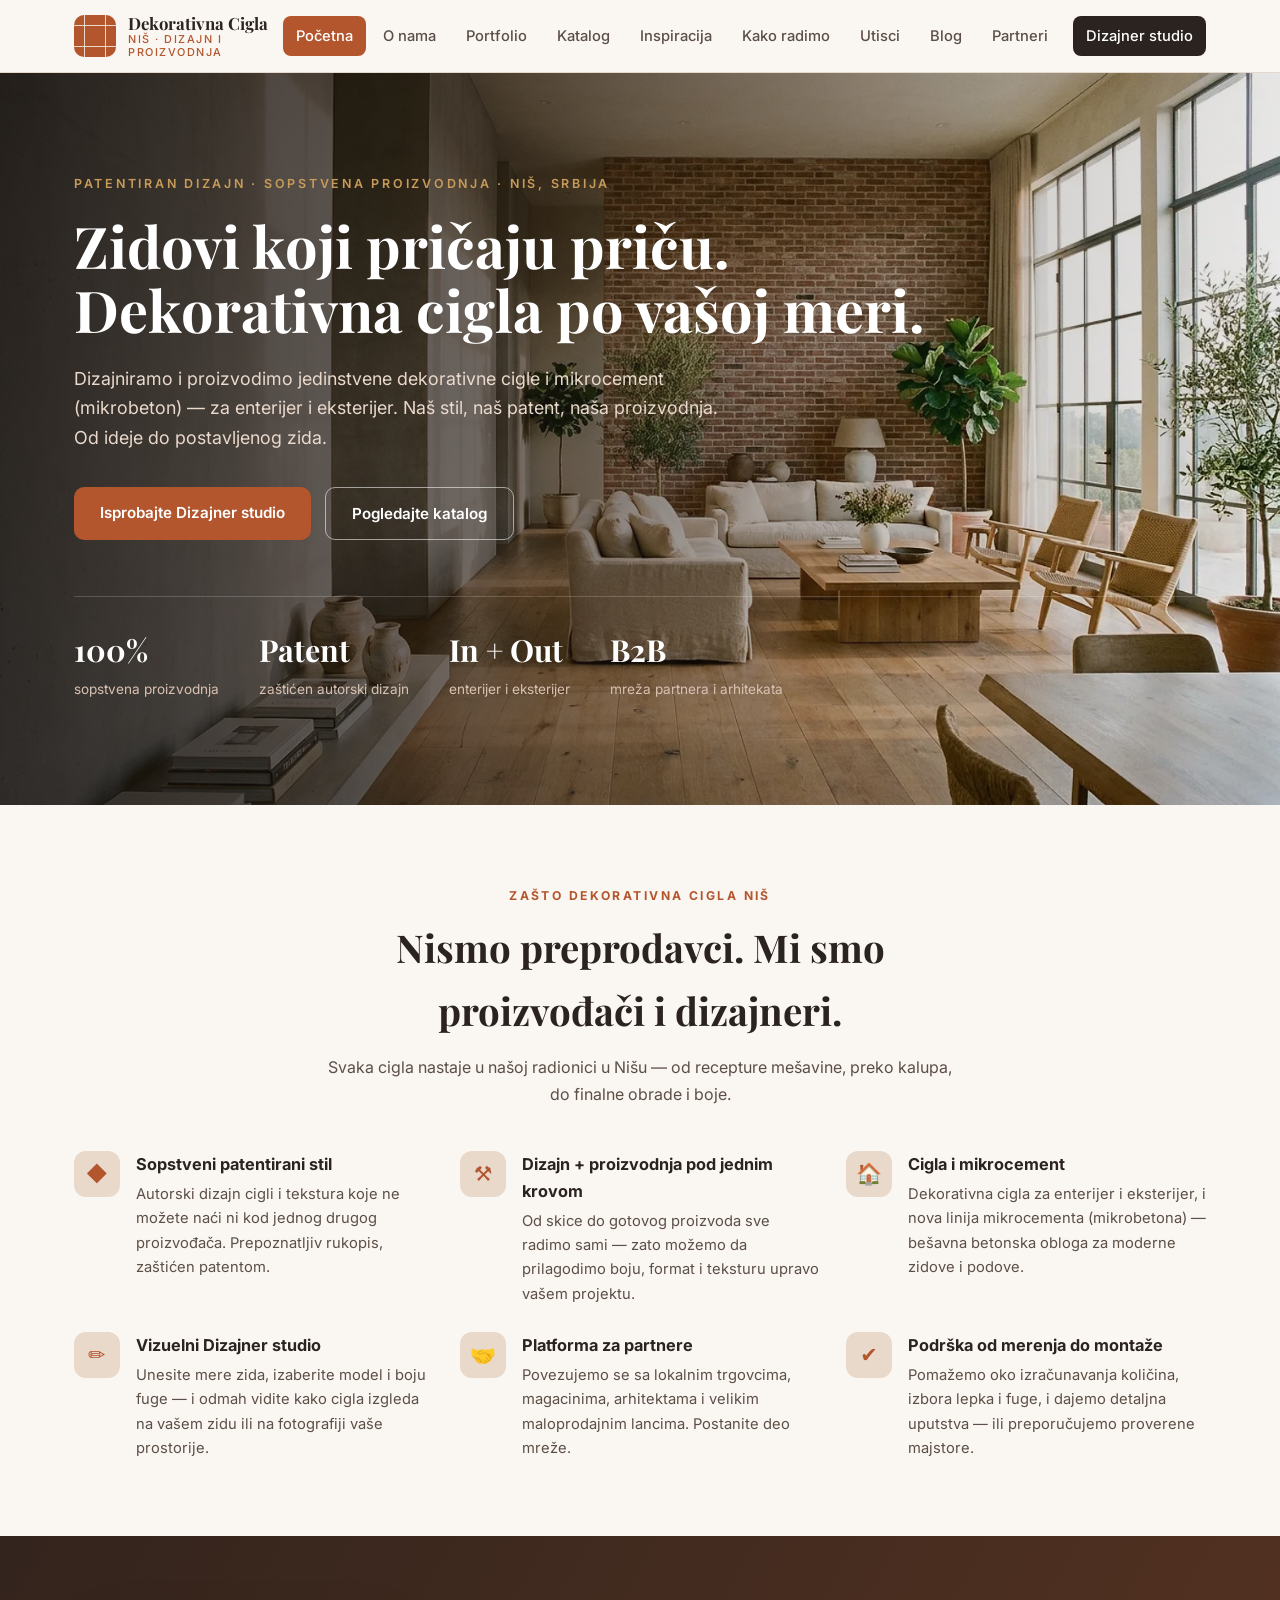
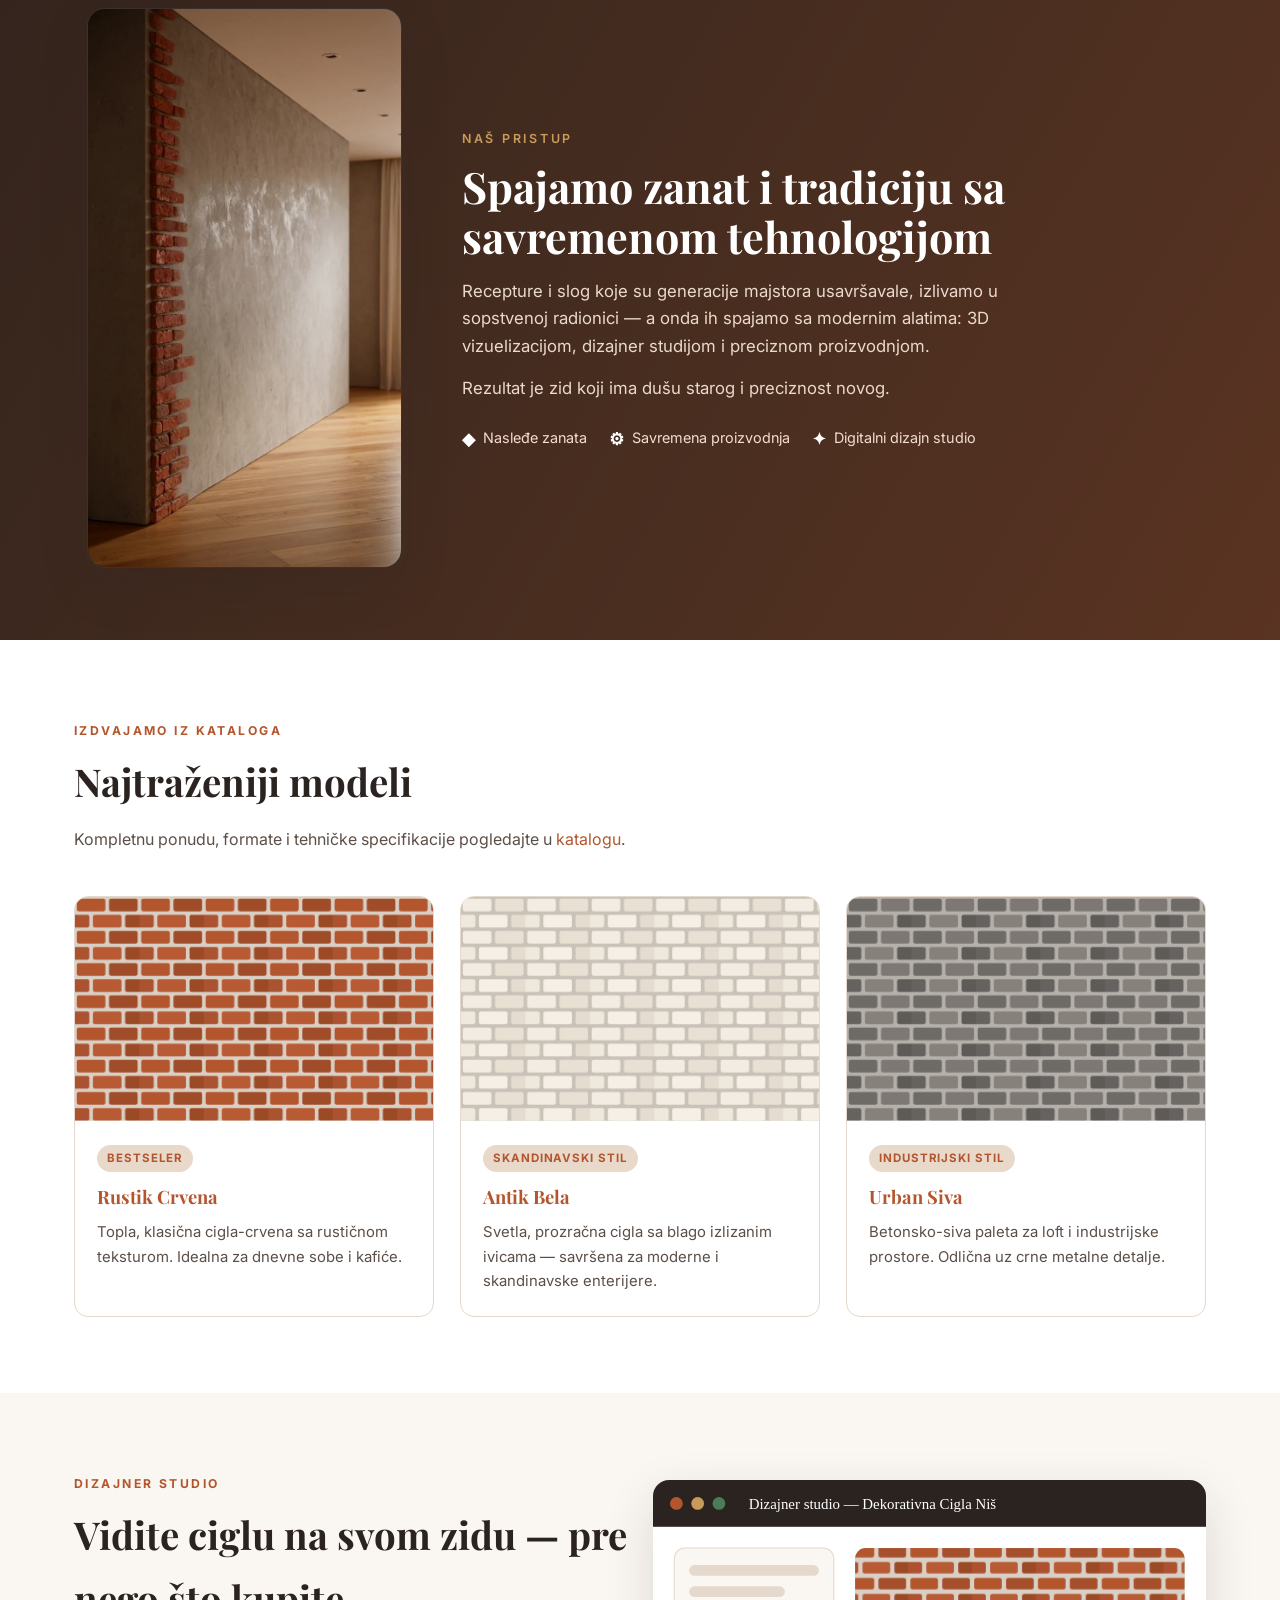
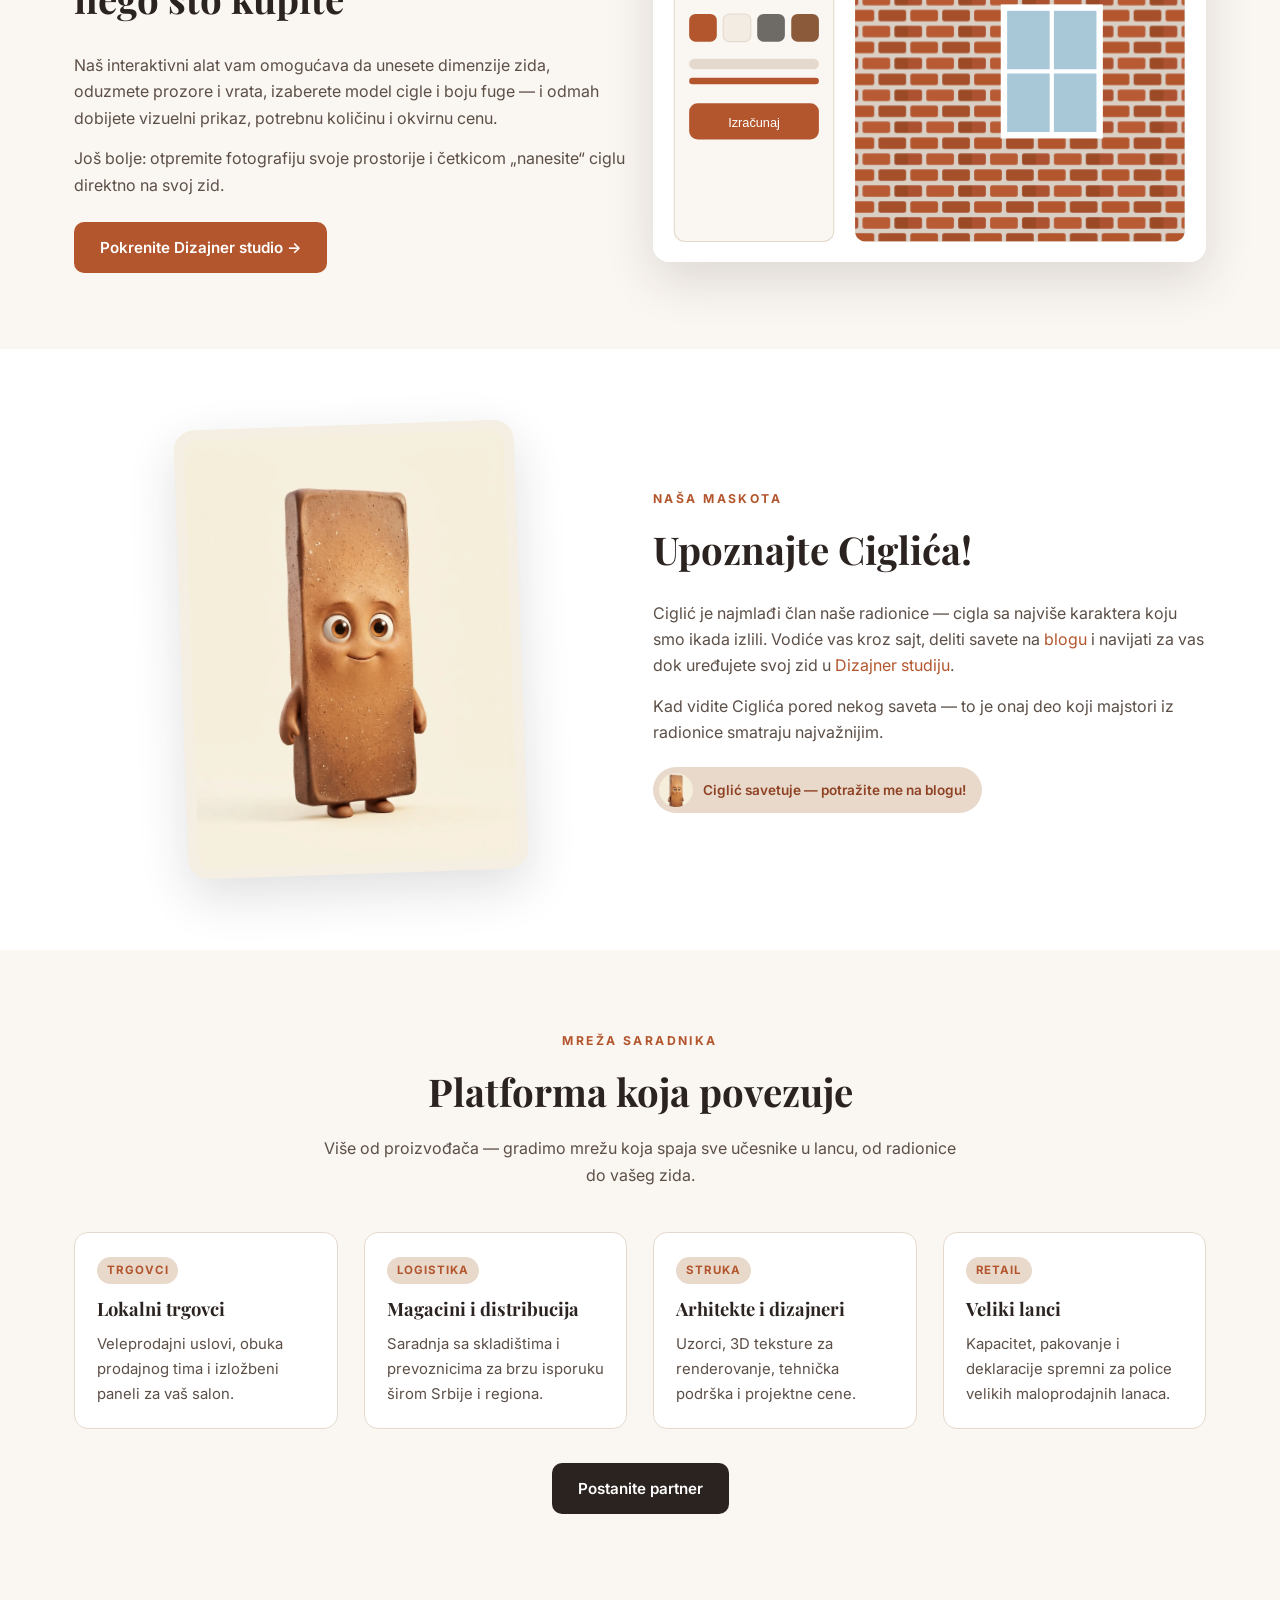
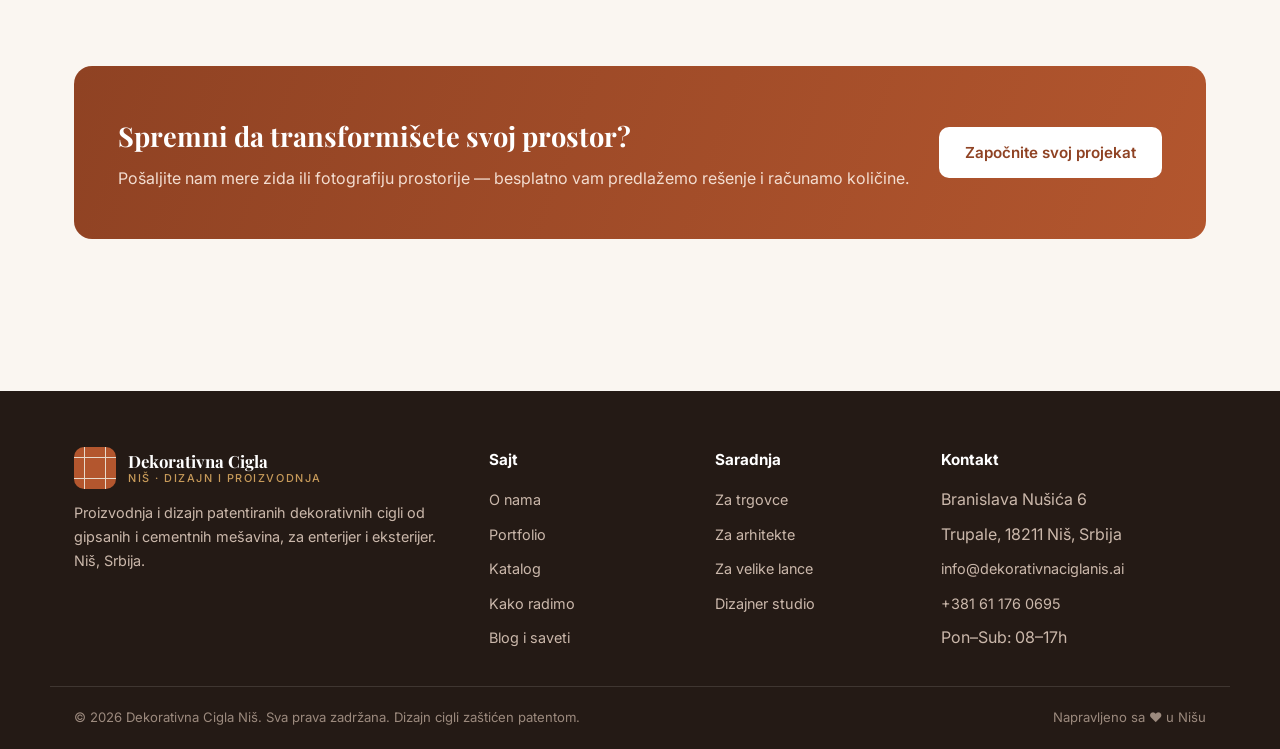
<file: index.html>
﻿<!DOCTYPE html>
<html lang="sr">
<head>
  <meta charset="UTF-8">
  <meta name="viewport" content="width=device-width, initial-scale=1.0">
  <title>Dekorativna Cigla Niš — Ručno rađene dekorativne cigle za enterijer i eksterijer</title>
  <meta name="description" content="Dekorativna Cigla Niš — proizvodnja i dizajn patentiranih dekorativnih cigli od gipsanih i cementnih mešavina za unutrašnje i spoljašnje zidove. Sopstveni stil, sopstvena proizvodnja.">
  <link rel="preconnect" href="https://fonts.googleapis.com">
  <link rel="preconnect" href="https://fonts.gstatic.com" crossorigin>
  <link href="https://fonts.googleapis.com/css2?family=Playfair+Display:wght@500;600;700&family=Inter:wght@400;500;600;700&display=swap" rel="stylesheet">
  <link rel="stylesheet" href="css/style.css">
  <link rel="icon" type="image/png" sizes="32x32" href="img/favicon-32.png">
  <link rel="icon" type="image/png" sizes="512x512" href="img/icon-512.png">
  <link rel="apple-touch-icon" href="img/apple-touch-icon.png">
</head>
<body>

<header class="site-header">
  <div class="header-inner">
    <a class="brand" href="index.html">
      <span class="brand-mark" aria-hidden="true"></span>
      <span class="brand-name">Dekorativna Cigla<small>Niš &middot; dizajn i proizvodnja</small></span>
    </a>
    <button class="nav-toggle" aria-label="Otvori meni" aria-expanded="false">☰</button>
    <nav class="main-nav">
      <a href="index.html">Početna</a>
      <a href="o-nama.html">O nama</a>
      <a href="portfolio.html">Portfolio</a>
      <a href="katalog.html">Katalog</a>
      <a href="inspiracija.html">Inspiracija</a>
      <a href="kako-radimo.html">Kako radimo</a>
      <a href="utisci.html">Utisci</a>
      <a href="blog.html">Blog</a>
      <a href="partneri.html">Partneri</a>
      <a href="dizajner.html" class="nav-cta">Dizajner studio</a>
    </nav>
  </div>
</header>

<section class="hero">
  <img class="hero-bg" src="img/hero-bg.webp" alt="" aria-hidden="true">
  <div class="hero-overlay" aria-hidden="true"></div>
  <div class="hero-inner">
    <span class="eyebrow">Patentiran dizajn &middot; sopstvena proizvodnja &middot; Niš, Srbija</span>
    <h1>Zidovi koji pričaju priču.<br>Dekorativna cigla po vašoj meri.</h1>
    <p class="lead">
      Dizajniramo i proizvodimo jedinstvene dekorativne cigle i mikrocement (mikrobeton) —
      za enterijer i eksterijer. Naš stil, naš patent, naša proizvodnja. Od ideje do postavljenog zida.
    </p>
    <div class="hero-actions">
      <a class="btn btn-primary" href="dizajner.html">Isprobajte Dizajner studio</a>
      <a class="btn btn-outline" href="katalog.html">Pogledajte katalog</a>
    </div>
    <div class="hero-stats">
      <div class="stat"><b>100%</b><span>sopstvena proizvodnja</span></div>
      <div class="stat"><b>Patent</b><span>zaštićen autorski dizajn</span></div>
      <div class="stat"><b>In + Out</b><span>enterijer i eksterijer</span></div>
      <div class="stat"><b>B2B</b><span>mreža partnera i arhitekata</span></div>
    </div>
  </div>
</section>

<section class="section">
  <div class="container">
    <div class="section-head center reveal">
      <span class="eyebrow">Zašto Dekorativna Cigla Niš</span>
      <h2>Nismo preprodavci. Mi smo proizvođači i dizajneri.</h2>
      <p>Svaka cigla nastaje u našoj radionici u Nišu — od recepture mešavine, preko kalupa, do finalne obrade i boje.</p>
    </div>
    <div class="grid grid-3">
      <div class="feature reveal">
        <div class="icon">◆</div>
        <div>
          <h3>Sopstveni patentirani stil</h3>
          <p>Autorski dizajn cigli i tekstura koje ne možete naći ni kod jednog drugog proizvođača. Prepoznatljiv rukopis, zaštićen patentom.</p>
        </div>
      </div>
      <div class="feature reveal">
        <div class="icon">⚒</div>
        <div>
          <h3>Dizajn + proizvodnja pod jednim krovom</h3>
          <p>Od skice do gotovog proizvoda sve radimo sami — zato možemo da prilagodimo boju, format i teksturu upravo vašem projektu.</p>
        </div>
      </div>
      <div class="feature reveal">
        <div class="icon">🏠</div>
        <div>
          <h3>Cigla i mikrocement</h3>
          <p>Dekorativna cigla za enterijer i eksterijer, i nova linija mikrocementa (mikrobetona) — bešavna betonska obloga za moderne zidove i podove.</p>
        </div>
      </div>
      <div class="feature reveal">
        <div class="icon">✏</div>
        <div>
          <h3>Vizuelni Dizajner studio</h3>
          <p>Unesite mere zida, izaberite model i boju fuge — i odmah vidite kako cigla izgleda na vašem zidu ili na fotografiji vaše prostorije.</p>
        </div>
      </div>
      <div class="feature reveal">
        <div class="icon">🤝</div>
        <div>
          <h3>Platforma za partnere</h3>
          <p>Povezujemo se sa lokalnim trgovcima, magacinima, arhitektama i velikim maloprodajnim lancima. Postanite deo mreže.</p>
        </div>
      </div>
      <div class="feature reveal">
        <div class="icon">✔</div>
        <div>
          <h3>Podrška od merenja do montaže</h3>
          <p>Pomažemo oko izračunavanja količina, izbora lepka i fuge, i dajemo detaljna uputstva — ili preporučujemo proverene majstore.</p>
        </div>
      </div>
    </div>
  </div>
</section>

<section class="video-band">
  <div class="container">
    <div class="vb-grid">
      <div class="vb-video-frame reveal">
        <video autoplay muted loop playsinline preload="metadata" poster="img/hero-tradicija-poster.jpg">
          <source src="video/hero-tradicija.mp4" type="video/mp4">
        </video>
      </div>
      <div class="vb-inner reveal">
        <span class="eyebrow">Naš pristup</span>
        <h2>Spajamo zanat i tradiciju sa savremenom tehnologijom</h2>
        <p>Recepture i slog koje su generacije majstora usavršavale, izlivamo u sopstvenoj radionici — a onda ih spajamo sa modernim alatima: 3D vizuelizacijom, dizajner studijom i preciznom proizvodnjom.</p>
        <p>Rezultat je zid koji ima dušu starog i preciznost novog.</p>
        <div class="vb-tags">
          <div class="t"><b>◆</b> Nasleđe zanata</div>
          <div class="t"><b>⚙</b> Savremena proizvodnja</div>
          <div class="t"><b>✦</b> Digitalni dizajn studio</div>
        </div>
      </div>
    </div>
  </div>
</section>

<section class="section alt">
  <div class="container">
    <div class="section-head reveal">
      <span class="eyebrow">Izdvajamo iz kataloga</span>
      <h2>Najtraženiji modeli</h2>
      <p>Kompletnu ponudu, formate i tehničke specifikacije pogledajte u <a href="katalog.html">katalogu</a>.</p>
    </div>
    <div class="grid grid-3">
      <a class="card reveal" href="katalog.html">
        <div class="card-media">
          <svg viewBox="0 0 400 250" xmlns="http://www.w3.org/2000/svg" role="img" aria-label="Rustik Crvena cigla">
            <defs><pattern id="pt1" width="72" height="36" patternUnits="userSpaceOnUse">
              <rect width="72" height="36" fill="#d9cfc4"/>
              <rect x="2" y="2" width="32" height="14" rx="2" fill="#b3562e"/>
              <rect x="38" y="2" width="32" height="14" rx="2" fill="#a04c28"/>
              <rect x="-16" y="20" width="32" height="14" rx="2" fill="#ab5230"/>
              <rect x="20" y="20" width="32" height="14" rx="2" fill="#b85a33"/>
              <rect x="56" y="20" width="32" height="14" rx="2" fill="#9c4a26"/>
            </pattern></defs>
            <rect width="400" height="250" fill="url(#pt1)"/>
          </svg>
        </div>
        <div class="card-body">
          <span class="card-tag">Bestseler</span>
          <h3>Rustik Crvena</h3>
          <p>Topla, klasična cigla-crvena sa rustičnom teksturom. Idealna za dnevne sobe i kafiće.</p>
        </div>
      </a>
      <a class="card reveal" href="katalog.html">
        <div class="card-media">
          <svg viewBox="0 0 400 250" xmlns="http://www.w3.org/2000/svg" role="img" aria-label="Antik Bela cigla">
            <defs><pattern id="pt2" width="72" height="36" patternUnits="userSpaceOnUse">
              <rect width="72" height="36" fill="#c9c2b8"/>
              <rect x="2" y="2" width="32" height="14" rx="2" fill="#f2ece2"/>
              <rect x="38" y="2" width="32" height="14" rx="2" fill="#e8e0d3"/>
              <rect x="-16" y="20" width="32" height="14" rx="2" fill="#efe8dc"/>
              <rect x="20" y="20" width="32" height="14" rx="2" fill="#f5efe6"/>
              <rect x="56" y="20" width="32" height="14" rx="2" fill="#e4dccf"/>
            </pattern></defs>
            <rect width="400" height="250" fill="url(#pt2)"/>
          </svg>
        </div>
        <div class="card-body">
          <span class="card-tag">Skandinavski stil</span>
          <h3>Antik Bela</h3>
          <p>Svetla, prozračna cigla sa blago izlizanim ivicama — savršena za moderne i skandinavske enterijere.</p>
        </div>
      </a>
      <a class="card reveal" href="katalog.html">
        <div class="card-media">
          <svg viewBox="0 0 400 250" xmlns="http://www.w3.org/2000/svg" role="img" aria-label="Urban Siva cigla">
            <defs><pattern id="pt3" width="72" height="36" patternUnits="userSpaceOnUse">
              <rect width="72" height="36" fill="#b5b0aa"/>
              <rect x="2" y="2" width="32" height="14" rx="2" fill="#6e6a66"/>
              <rect x="38" y="2" width="32" height="14" rx="2" fill="#7d7873"/>
              <rect x="-16" y="20" width="32" height="14" rx="2" fill="#666260"/>
              <rect x="20" y="20" width="32" height="14" rx="2" fill="#87817b"/>
              <rect x="56" y="20" width="32" height="14" rx="2" fill="#5e5a57"/>
            </pattern></defs>
            <rect width="400" height="250" fill="url(#pt3)"/>
          </svg>
        </div>
        <div class="card-body">
          <span class="card-tag">Industrijski stil</span>
          <h3>Urban Siva</h3>
          <p>Betonsko-siva paleta za loft i industrijske prostore. Odlična uz crne metalne detalje.</p>
        </div>
      </a>
    </div>
  </div>
</section>

<section class="section">
  <div class="container">
    <div class="grid grid-2" style="align-items:center;">
      <div class="reveal">
        <div class="section-head" style="margin-bottom:22px;">
          <span class="eyebrow">Dizajner studio</span>
          <h2>Vidite ciglu na svom zidu — pre nego što kupite</h2>
        </div>
        <p style="color:var(--ink-soft); margin-bottom:14px;">
          Naš interaktivni alat vam omogućava da unesete dimenzije zida, oduzmete prozore i vrata,
          izaberete model cigle i boju fuge — i odmah dobijete vizuelni prikaz, potrebnu količinu i okvirnu cenu.
        </p>
        <p style="color:var(--ink-soft); margin-bottom:24px;">
          Još bolje: otpremite fotografiju svoje prostorije i četkicom &bdquo;nanesite&ldquo; ciglu direktno na svoj zid.
        </p>
        <a class="btn btn-primary" href="dizajner.html">Pokrenite Dizajner studio →</a>
      </div>
      <div class="reveal">
        <svg viewBox="0 0 520 360" xmlns="http://www.w3.org/2000/svg" role="img" aria-label="Prikaz dizajner studija" style="border-radius:16px; box-shadow:var(--shadow-lg);">
          <rect width="520" height="360" fill="#fff"/>
          <rect x="0" y="0" width="520" height="44" fill="#2b2320"/>
          <circle cx="22" cy="22" r="6" fill="#b3562e"/><circle cx="42" cy="22" r="6" fill="#c89b5a"/><circle cx="62" cy="22" r="6" fill="#4a7c59"/>
          <text x="90" y="27" fill="#fff" font-family="Georgia" font-size="14">Dizajner studio — Dekorativna Cigla Niš</text>
          <rect x="20" y="64" width="150" height="276" rx="10" fill="#faf6f1" stroke="#e5d9cd"/>
          <rect x="34" y="80" width="122" height="10" rx="5" fill="#e5d9cd"/>
          <rect x="34" y="100" width="90" height="10" rx="5" fill="#e5d9cd"/>
          <rect x="34" y="126" width="26" height="26" rx="6" fill="#b3562e"/>
          <rect x="66" y="126" width="26" height="26" rx="6" fill="#f2ece2" stroke="#e5d9cd"/>
          <rect x="98" y="126" width="26" height="26" rx="6" fill="#6e6a66"/>
          <rect x="130" y="126" width="26" height="26" rx="6" fill="#8a5a3b"/>
          <rect x="34" y="168" width="122" height="10" rx="5" fill="#e5d9cd"/>
          <rect x="34" y="186" width="122" height="6" rx="3" fill="#b3562e"/>
          <rect x="34" y="210" width="122" height="34" rx="8" fill="#b3562e"/>
          <text x="95" y="232" fill="#fff" font-family="sans-serif" font-size="12" text-anchor="middle">Izračunaj</text>
          <g>
            <rect x="190" y="64" width="310" height="276" rx="10" fill="#d9cfc4"/>
            <g clip-path="url(#clipwall)">
              <defs>
                <clipPath id="clipwall"><rect x="190" y="64" width="310" height="276" rx="10"/></clipPath>
                <pattern id="dw" width="60" height="30" patternUnits="userSpaceOnUse">
                  <rect width="60" height="30" fill="#d9cfc4"/>
                  <rect x="2" y="2" width="26" height="11" rx="2" fill="#b3562e"/>
                  <rect x="32" y="2" width="26" height="11" rx="2" fill="#a54f2b"/>
                  <rect x="-13" y="17" width="26" height="11" rx="2" fill="#ad5230"/>
                  <rect x="17" y="17" width="26" height="11" rx="2" fill="#b85a33"/>
                  <rect x="47" y="17" width="26" height="11" rx="2" fill="#9c4a26"/>
                </pattern>
              </defs>
              <rect x="190" y="64" width="310" height="276" fill="url(#dw)"/>
              <rect x="330" y="120" width="90" height="120" fill="#a8c8d8" stroke="#fff" stroke-width="6"/>
              <line x1="375" y1="120" x2="375" y2="240" stroke="#fff" stroke-width="4"/>
              <line x1="330" y1="180" x2="420" y2="180" stroke="#fff" stroke-width="4"/>
            </g>
          </g>
        </svg>
      </div>
    </div>
  </div>
</section>

<section class="section alt mascot-section">
  <div class="container">
    <div class="grid grid-2" style="align-items:center;">
      <div class="reveal">
        <div class="mascot-figure">
          <img src="img/ciglic.webp" alt="Ciglić — maskota Dekorativne Cigle Niš, nasmejana cigla" width="1280" height="1714">
        </div>
      </div>
      <div class="reveal">
        <div class="section-head" style="margin-bottom:18px;">
          <span class="eyebrow">Naša maskota</span>
          <h2>Upoznajte Ciglića!</h2>
        </div>
        <p style="color:var(--ink-soft); margin-bottom:14px;">
          Ciglić je najmlađi član naše radionice — cigla sa najviše karaktera koju smo ikada izlili.
          Vodiće vas kroz sajt, deliti savete na <a href="blog.html">blogu</a> i navijati za vas dok
          uređujete svoj zid u <a href="dizajner.html">Dizajner studiju</a>.
        </p>
        <p style="color:var(--ink-soft); margin-bottom:22px;">
          Kad vidite Ciglića pored nekog saveta — to je onaj deo koji majstori iz radionice smatraju najvažnijim.
        </p>
        <span class="mascot-badge"><img src="img/ciglic.webp" alt=""> Ciglić savetuje — potražite me na blogu!</span>
      </div>
    </div>
  </div>
</section>

<section class="section">
  <div class="container">
    <div class="section-head center reveal">
      <span class="eyebrow">Mreža saradnika</span>
      <h2>Platforma koja povezuje</h2>
      <p>Više od proizvođača — gradimo mrežu koja spaja sve učesnike u lancu, od radionice do vašeg zida.</p>
    </div>
    <div class="grid grid-4">
      <div class="card reveal"><div class="card-body">
        <span class="card-tag">Trgovci</span>
        <h3>Lokalni trgovci</h3>
        <p>Veleprodajni uslovi, obuka prodajnog tima i izložbeni paneli za vaš salon.</p>
      </div></div>
      <div class="card reveal"><div class="card-body">
        <span class="card-tag">Logistika</span>
        <h3>Magacini i distribucija</h3>
        <p>Saradnja sa skladištima i prevoznicima za brzu isporuku širom Srbije i regiona.</p>
      </div></div>
      <div class="card reveal"><div class="card-body">
        <span class="card-tag">Struka</span>
        <h3>Arhitekte i dizajneri</h3>
        <p>Uzorci, 3D teksture za renderovanje, tehnička podrška i projektne cene.</p>
      </div></div>
      <div class="card reveal"><div class="card-body">
        <span class="card-tag">Retail</span>
        <h3>Veliki lanci</h3>
        <p>Kapacitet, pakovanje i deklaracije spremni za police velikih maloprodajnih lanaca.</p>
      </div></div>
    </div>
    <div style="text-align:center; margin-top:34px;" class="reveal">
      <a class="btn btn-dark" href="partneri.html">Postanite partner</a>
    </div>
  </div>
</section>

<section class="section">
  <div class="container">
    <div class="cta-band reveal">
      <div>
        <h2>Spremni da transformišete svoj prostor?</h2>
        <p>Pošaljite nam mere zida ili fotografiju prostorije — besplatno vam predlažemo rešenje i računamo količine.</p>
      </div>
      <a class="btn" href="dizajner.html">Započnite svoj projekat</a>
    </div>
  </div>
</section>

<footer class="site-footer">
  <div class="footer-inner">
    <div class="footer-about">
      <a class="brand" href="index.html" style="color:#fff;">
        <span class="brand-mark" aria-hidden="true"></span>
        <span class="brand-name">Dekorativna Cigla<small style="color:var(--gold);">Niš &middot; dizajn i proizvodnja</small></span>
      </a>
      <p>Proizvodnja i dizajn patentiranih dekorativnih cigli od gipsanih i cementnih mešavina, za enterijer i eksterijer. Niš, Srbija.</p>
    </div>
    <div>
      <h4>Sajt</h4>
      <ul>
        <li><a href="o-nama.html">O nama</a></li>
        <li><a href="portfolio.html">Portfolio</a></li>
        <li><a href="katalog.html">Katalog</a></li>
        <li><a href="kako-radimo.html">Kako radimo</a></li>
        <li><a href="blog.html">Blog i saveti</a></li>
      </ul>
    </div>
    <div>
      <h4>Saradnja</h4>
      <ul>
        <li><a href="partneri.html">Za trgovce</a></li>
        <li><a href="partneri.html">Za arhitekte</a></li>
        <li><a href="partneri.html">Za velike lance</a></li>
        <li><a href="dizajner.html">Dizajner studio</a></li>
      </ul>
    </div>
    <div>
      <h4>Kontakt</h4>
      <ul>
        <li>Branislava Nušića 6</li>
        <li>Trupale, 18211 Niš, Srbija</li>
        <li><a href="mailto:info@dekorativnaciglanis.ai">info@dekorativnaciglanis.ai</a></li>
        <li><a href="tel:+381611760695">+381 61 176 0695</a></li>
        <li>Pon–Sub: 08–17h</li>
      </ul>
    </div>
  </div>
  <div class="footer-bottom">
    <span>© <span id="year"></span> Dekorativna Cigla Niš. Sva prava zadržana. Dizajn cigli zaštićen patentom.</span>
    <span>Napravljeno sa ♥ u Nišu</span>
  </div>
</footer>

<script src="js/main.js"></script>
</body>
</html>
</file>
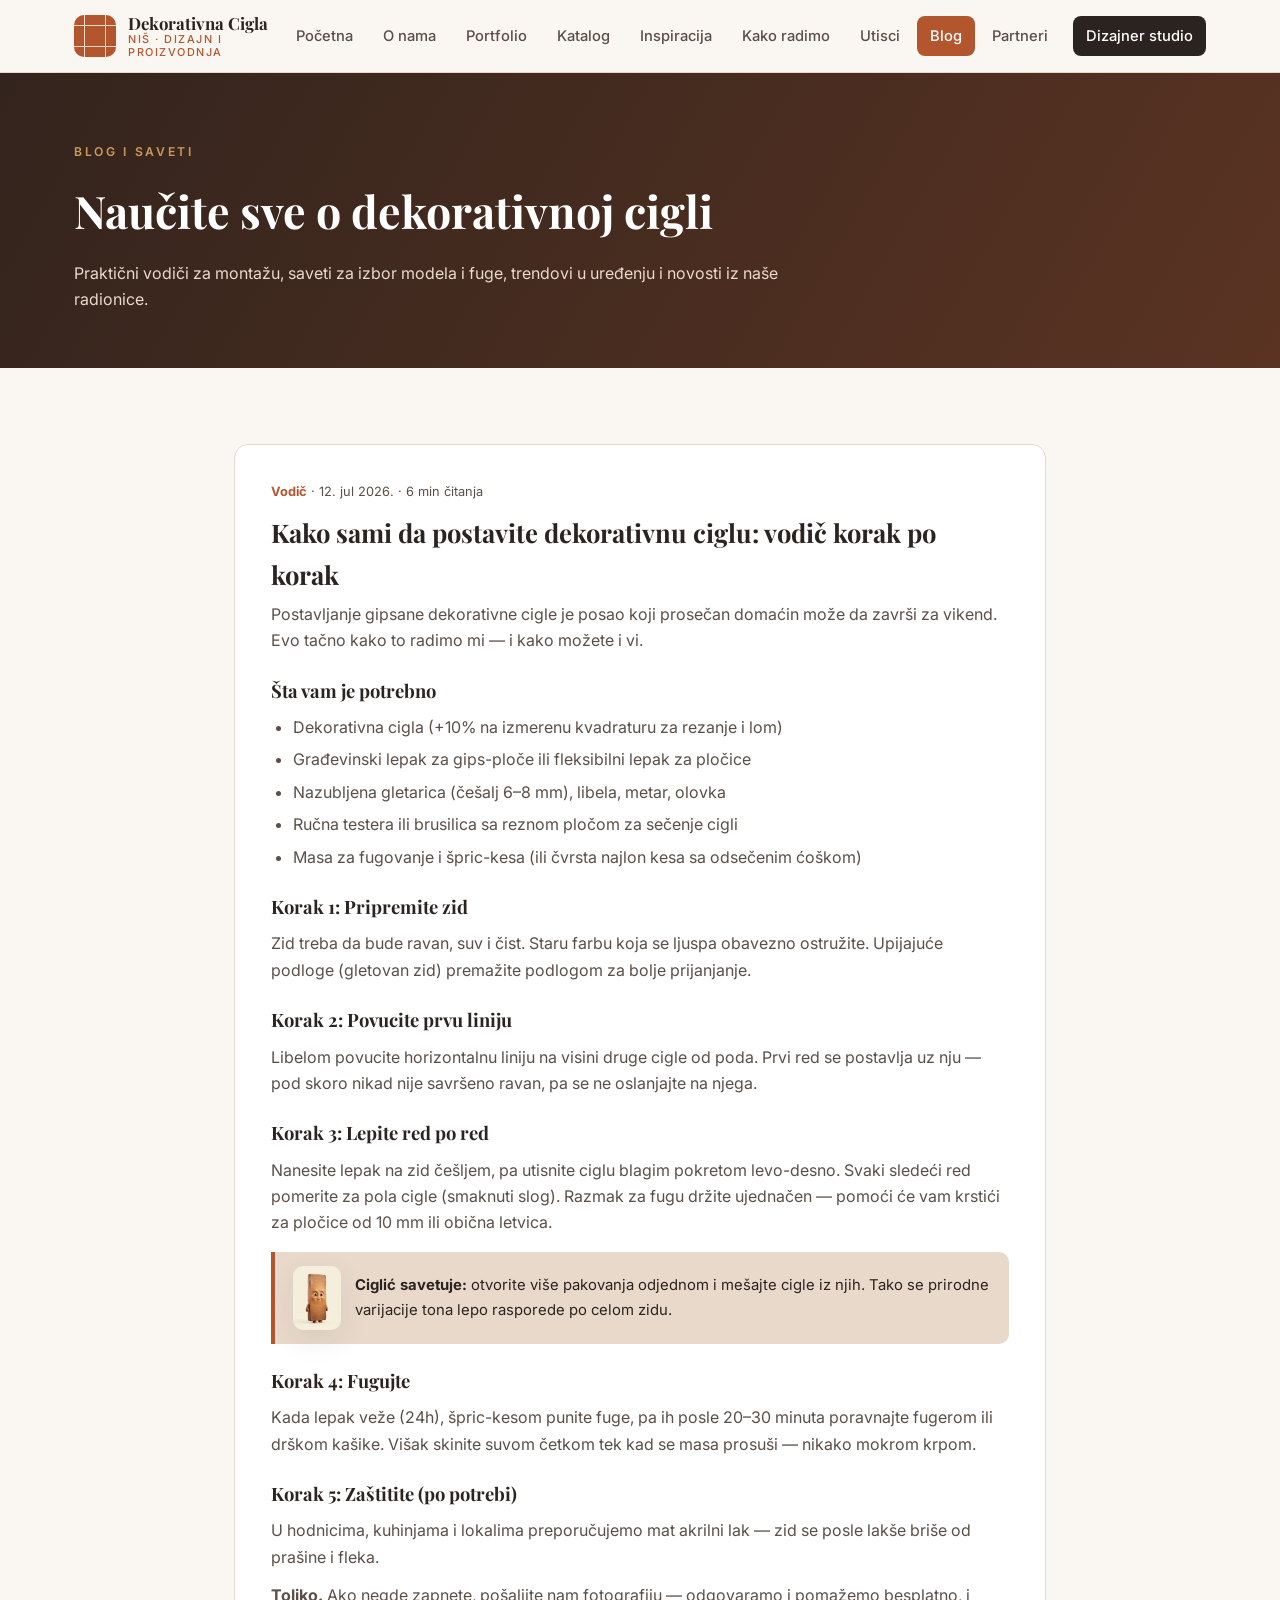
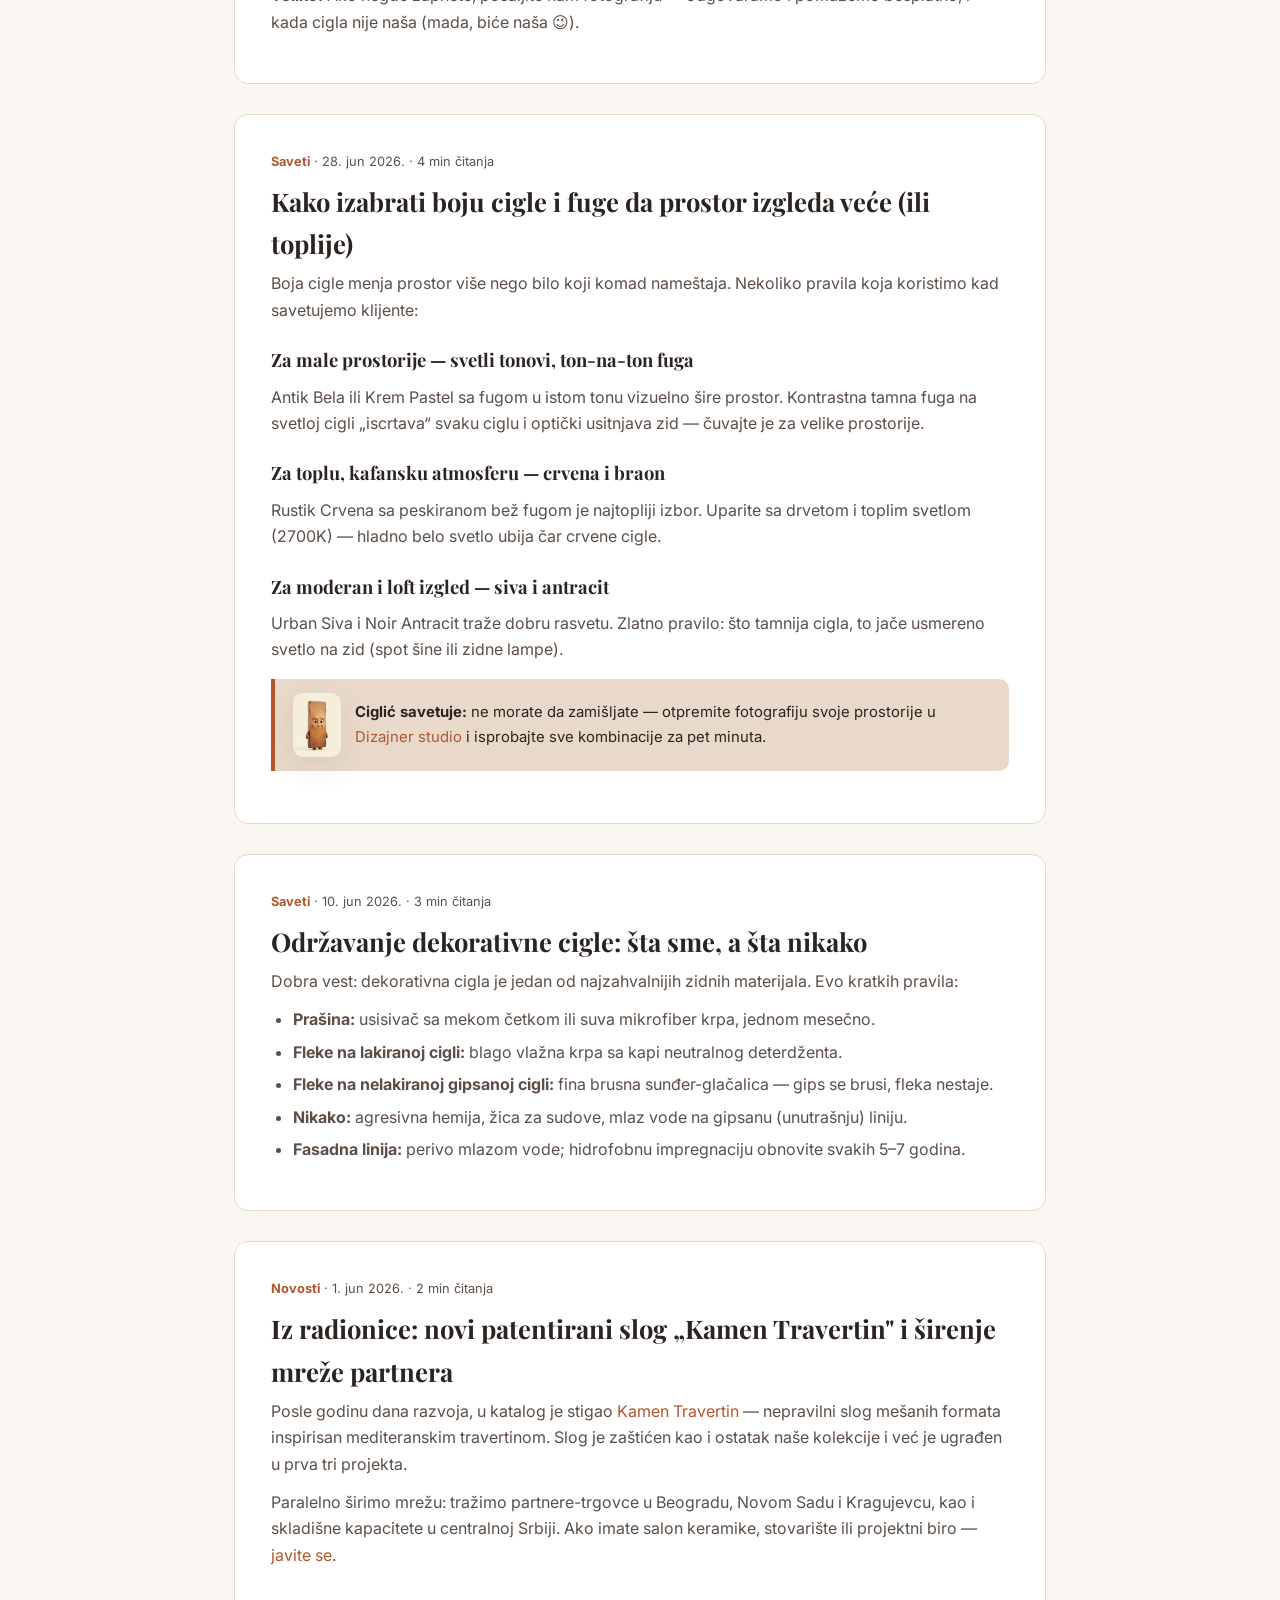
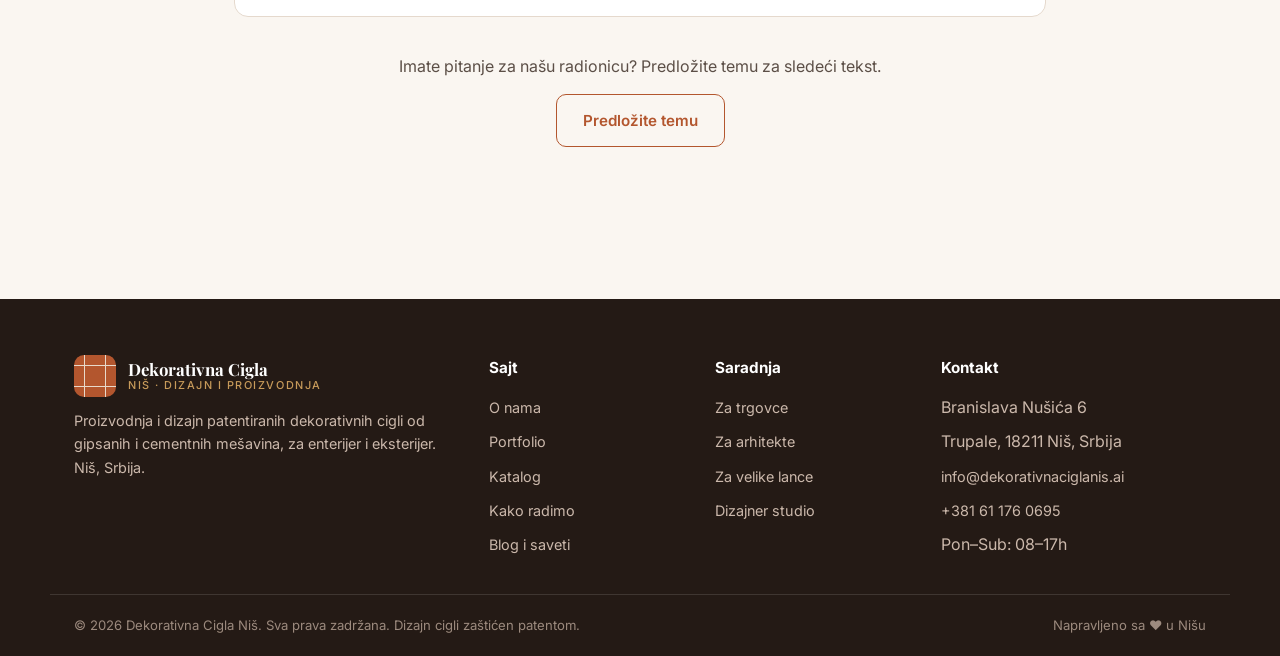
<file: blog.html>
﻿<!DOCTYPE html>
<html lang="sr">
<head>
  <meta charset="UTF-8">
  <meta name="viewport" content="width=device-width, initial-scale=1.0">
  <title>Blog i saveti — Dekorativna Cigla Niš</title>
  <meta name="description" content="Praktični saveti o dekorativnoj cigli — montaža korak po korak, izbor boje i fuge, održavanje, trendovi u uređenju enterijera i novosti iz naše radionice.">
  <link rel="preconnect" href="https://fonts.googleapis.com">
  <link rel="preconnect" href="https://fonts.gstatic.com" crossorigin>
  <link href="https://fonts.googleapis.com/css2?family=Playfair+Display:wght@500;600;700&family=Inter:wght@400;500;600;700&display=swap" rel="stylesheet">
  <link rel="stylesheet" href="css/style.css">
  <link rel="icon" type="image/png" sizes="32x32" href="img/favicon-32.png">
  <link rel="icon" type="image/png" sizes="512x512" href="img/icon-512.png">
  <link rel="apple-touch-icon" href="img/apple-touch-icon.png">
</head>
<body>

<header class="site-header">
  <div class="header-inner">
    <a class="brand" href="index.html">
      <span class="brand-mark" aria-hidden="true"></span>
      <span class="brand-name">Dekorativna Cigla<small>Niš &middot; dizajn i proizvodnja</small></span>
    </a>
    <button class="nav-toggle" aria-label="Otvori meni" aria-expanded="false">☰</button>
    <nav class="main-nav">
      <a href="index.html">Početna</a>
      <a href="o-nama.html">O nama</a>
      <a href="portfolio.html">Portfolio</a>
      <a href="katalog.html">Katalog</a>
      <a href="inspiracija.html">Inspiracija</a>
      <a href="kako-radimo.html">Kako radimo</a>
      <a href="utisci.html">Utisci</a>
      <a href="blog.html">Blog</a>
      <a href="partneri.html">Partneri</a>
      <a href="dizajner.html" class="nav-cta">Dizajner studio</a>
    </nav>
  </div>
</header>

<section class="page-hero">
  <div class="container">
    <span class="eyebrow">Blog i saveti</span>
    <h1>Naučite sve o dekorativnoj cigli</h1>
    <p>Praktični vodiči za montažu, saveti za izbor modela i fuge, trendovi u uređenju i novosti iz naše radionice.</p>
  </div>
</section>

<section class="section">
  <div class="container" style="max-width:860px;">

    <article class="post reveal" id="montaza">
      <div class="post-meta"><b>Vodič</b> &middot; 12. jul 2026. &middot; 6 min čitanja</div>
      <h2>Kako sami da postavite dekorativnu ciglu: vodič korak po korak</h2>
      <p>Postavljanje gipsane dekorativne cigle je posao koji prosečan domaćin može da završi za vikend. Evo tačno kako to radimo mi — i kako možete i vi.</p>

      <h3>Šta vam je potrebno</h3>
      <ul>
        <li>Dekorativna cigla (+10% na izmerenu kvadraturu za rezanje i lom)</li>
        <li>Građevinski lepak za gips-ploče ili fleksibilni lepak za pločice</li>
        <li>Nazubljena gletarica (češalj 6–8 mm), libela, metar, olovka</li>
        <li>Ručna testera ili brusilica sa reznom pločom za sečenje cigli</li>
        <li>Masa za fugovanje i špric-kesa (ili čvrsta najlon kesa sa odsečenim ćoškom)</li>
      </ul>

      <h3>Korak 1: Pripremite zid</h3>
      <p>Zid treba da bude ravan, suv i čist. Staru farbu koja se ljuspa obavezno ostružite. Upijajuće podloge (gletovan zid) premažite podlogom za bolje prijanjanje.</p>

      <h3>Korak 2: Povucite prvu liniju</h3>
      <p>Libelom povucite horizontalnu liniju na visini druge cigle od poda. Prvi red se postavlja uz nju — pod skoro nikad nije savršeno ravan, pa se ne oslanjajte na njega.</p>

      <h3>Korak 3: Lepite red po red</h3>
      <p>Nanesite lepak na zid češljem, pa utisnite ciglu blagim pokretom levo-desno. Svaki sledeći red pomerite za pola cigle (smaknuti slog). Razmak za fugu držite ujednačen — pomoći će vam krstići za pločice od 10 mm ili obična letvica.</p>

      <div class="tip-box"><img class="tip-mascot" src="img/ciglic.webp" alt="Ciglić"><span><b>Ciglić savetuje:</b> otvorite više pakovanja odjednom i mešajte cigle iz njih. Tako se prirodne varijacije tona lepo rasporede po celom zidu.</span></div>

      <h3>Korak 4: Fugujte</h3>
      <p>Kada lepak veže (24h), špric-kesom punite fuge, pa ih posle 20–30 minuta poravnajte fugerom ili drškom kašike. Višak skinite suvom četkom tek kad se masa prosuši — nikako mokrom krpom.</p>

      <h3>Korak 5: Zaštitite (po potrebi)</h3>
      <p>U hodnicima, kuhinjama i lokalima preporučujemo mat akrilni lak — zid se posle lakše briše od prašine i fleka.</p>

      <p><b>Toliko.</b> Ako negde zapnete, pošaljite nam fotografiju — odgovaramo i pomažemo besplatno, i kada cigla nije naša (mada, biće naša 😉).</p>
    </article>

    <article class="post reveal" id="izbor-boje">
      <div class="post-meta"><b>Saveti</b> &middot; 28. jun 2026. &middot; 4 min čitanja</div>
      <h2>Kako izabrati boju cigle i fuge da prostor izgleda veće (ili toplije)</h2>
      <p>Boja cigle menja prostor više nego bilo koji komad nameštaja. Nekoliko pravila koja koristimo kad savetujemo klijente:</p>
      <h3>Za male prostorije — svetli tonovi, ton-na-ton fuga</h3>
      <p>Antik Bela ili Krem Pastel sa fugom u istom tonu vizuelno šire prostor. Kontrastna tamna fuga na svetloj cigli &bdquo;iscrtava&ldquo; svaku ciglu i optički usitnjava zid — čuvajte je za velike prostorije.</p>
      <h3>Za toplu, kafansku atmosferu — crvena i braon</h3>
      <p>Rustik Crvena sa peskiranom bež fugom je najtopliji izbor. Uparite sa drvetom i toplim svetlom (2700K) — hladno belo svetlo ubija čar crvene cigle.</p>
      <h3>Za moderan i loft izgled — siva i antracit</h3>
      <p>Urban Siva i Noir Antracit traže dobru rasvetu. Zlatno pravilo: što tamnija cigla, to jače usmereno svetlo na zid (spot šine ili zidne lampe).</p>
      <div class="tip-box"><img class="tip-mascot" src="img/ciglic.webp" alt="Ciglić"><span><b>Ciglić savetuje:</b> ne morate da zamišljate — otpremite fotografiju svoje prostorije u <a href="dizajner.html">Dizajner studio</a> i isprobajte sve kombinacije za pet minuta.</span></div>
    </article>

    <article class="post reveal" id="odrzavanje">
      <div class="post-meta"><b>Saveti</b> &middot; 10. jun 2026. &middot; 3 min čitanja</div>
      <h2>Održavanje dekorativne cigle: šta sme, a šta nikako</h2>
      <p>Dobra vest: dekorativna cigla je jedan od najzahvalnijih zidnih materijala. Evo kratkih pravila:</p>
      <ul>
        <li><b>Prašina:</b> usisivač sa mekom četkom ili suva mikrofiber krpa, jednom mesečno.</li>
        <li><b>Fleke na lakiranoj cigli:</b> blago vlažna krpa sa kapi neutralnog deterdženta.</li>
        <li><b>Fleke na nelakiranoj gipsanoj cigli:</b> fina brusna sunđer-glačalica — gips se brusi, fleka nestaje.</li>
        <li><b>Nikako:</b> agresivna hemija, žica za sudove, mlaz vode na gipsanu (unutrašnju) liniju.</li>
        <li><b>Fasadna linija:</b> perivo mlazom vode; hidrofobnu impregnaciju obnovite svakih 5–7 godina.</li>
      </ul>
    </article>

    <article class="post reveal" id="novosti">
      <div class="post-meta"><b>Novosti</b> &middot; 1. jun 2026. &middot; 2 min čitanja</div>
      <h2>Iz radionice: novi patentirani slog „Kamen Travertin" i širenje mreže partnera</h2>
      <p>Posle godinu dana razvoja, u katalog je stigao <a href="katalog.html">Kamen Travertin</a> — nepravilni slog mešanih formata inspirisan mediteranskim travertinom. Slog je zaštićen kao i ostatak naše kolekcije i već je ugrađen u prva tri projekta.</p>
      <p>Paralelno širimo mrežu: tražimo partnere-trgovce u Beogradu, Novom Sadu i Kragujevcu, kao i skladišne kapacitete u centralnoj Srbiji. Ako imate salon keramike, stovarište ili projektni biro — <a href="partneri.html">javite se</a>.</p>
    </article>

    <div style="text-align:center; margin-top:36px;" class="reveal">
      <p style="color:var(--ink-soft); margin-bottom:14px;">Imate pitanje za našu radionicu? Predložite temu za sledeći tekst.</p>
      <a class="btn btn-light-outline" href="partneri.html#kontakt">Predložite temu</a>
    </div>

  </div>
</section>

<footer class="site-footer">
  <div class="footer-inner">
    <div class="footer-about">
      <a class="brand" href="index.html" style="color:#fff;">
        <span class="brand-mark" aria-hidden="true"></span>
        <span class="brand-name">Dekorativna Cigla<small style="color:var(--gold);">Niš &middot; dizajn i proizvodnja</small></span>
      </a>
      <p>Proizvodnja i dizajn patentiranih dekorativnih cigli od gipsanih i cementnih mešavina, za enterijer i eksterijer. Niš, Srbija.</p>
    </div>
    <div>
      <h4>Sajt</h4>
      <ul>
        <li><a href="o-nama.html">O nama</a></li>
        <li><a href="portfolio.html">Portfolio</a></li>
        <li><a href="katalog.html">Katalog</a></li>
        <li><a href="kako-radimo.html">Kako radimo</a></li>
        <li><a href="blog.html">Blog i saveti</a></li>
      </ul>
    </div>
    <div>
      <h4>Saradnja</h4>
      <ul>
        <li><a href="partneri.html">Za trgovce</a></li>
        <li><a href="partneri.html">Za arhitekte</a></li>
        <li><a href="partneri.html">Za velike lance</a></li>
        <li><a href="dizajner.html">Dizajner studio</a></li>
      </ul>
    </div>
    <div>
      <h4>Kontakt</h4>
      <ul>
        <li>Branislava Nušića 6</li>
        <li>Trupale, 18211 Niš, Srbija</li>
        <li><a href="mailto:info@dekorativnaciglanis.ai">info@dekorativnaciglanis.ai</a></li>
        <li><a href="tel:+381611760695">+381 61 176 0695</a></li>
        <li>Pon–Sub: 08–17h</li>
      </ul>
    </div>
  </div>
  <div class="footer-bottom">
    <span>© <span id="year"></span> Dekorativna Cigla Niš. Sva prava zadržana. Dizajn cigli zaštićen patentom.</span>
    <span>Napravljeno sa ♥ u Nišu</span>
  </div>
</footer>

<script src="js/main.js"></script>
</body>
</html>
</file>
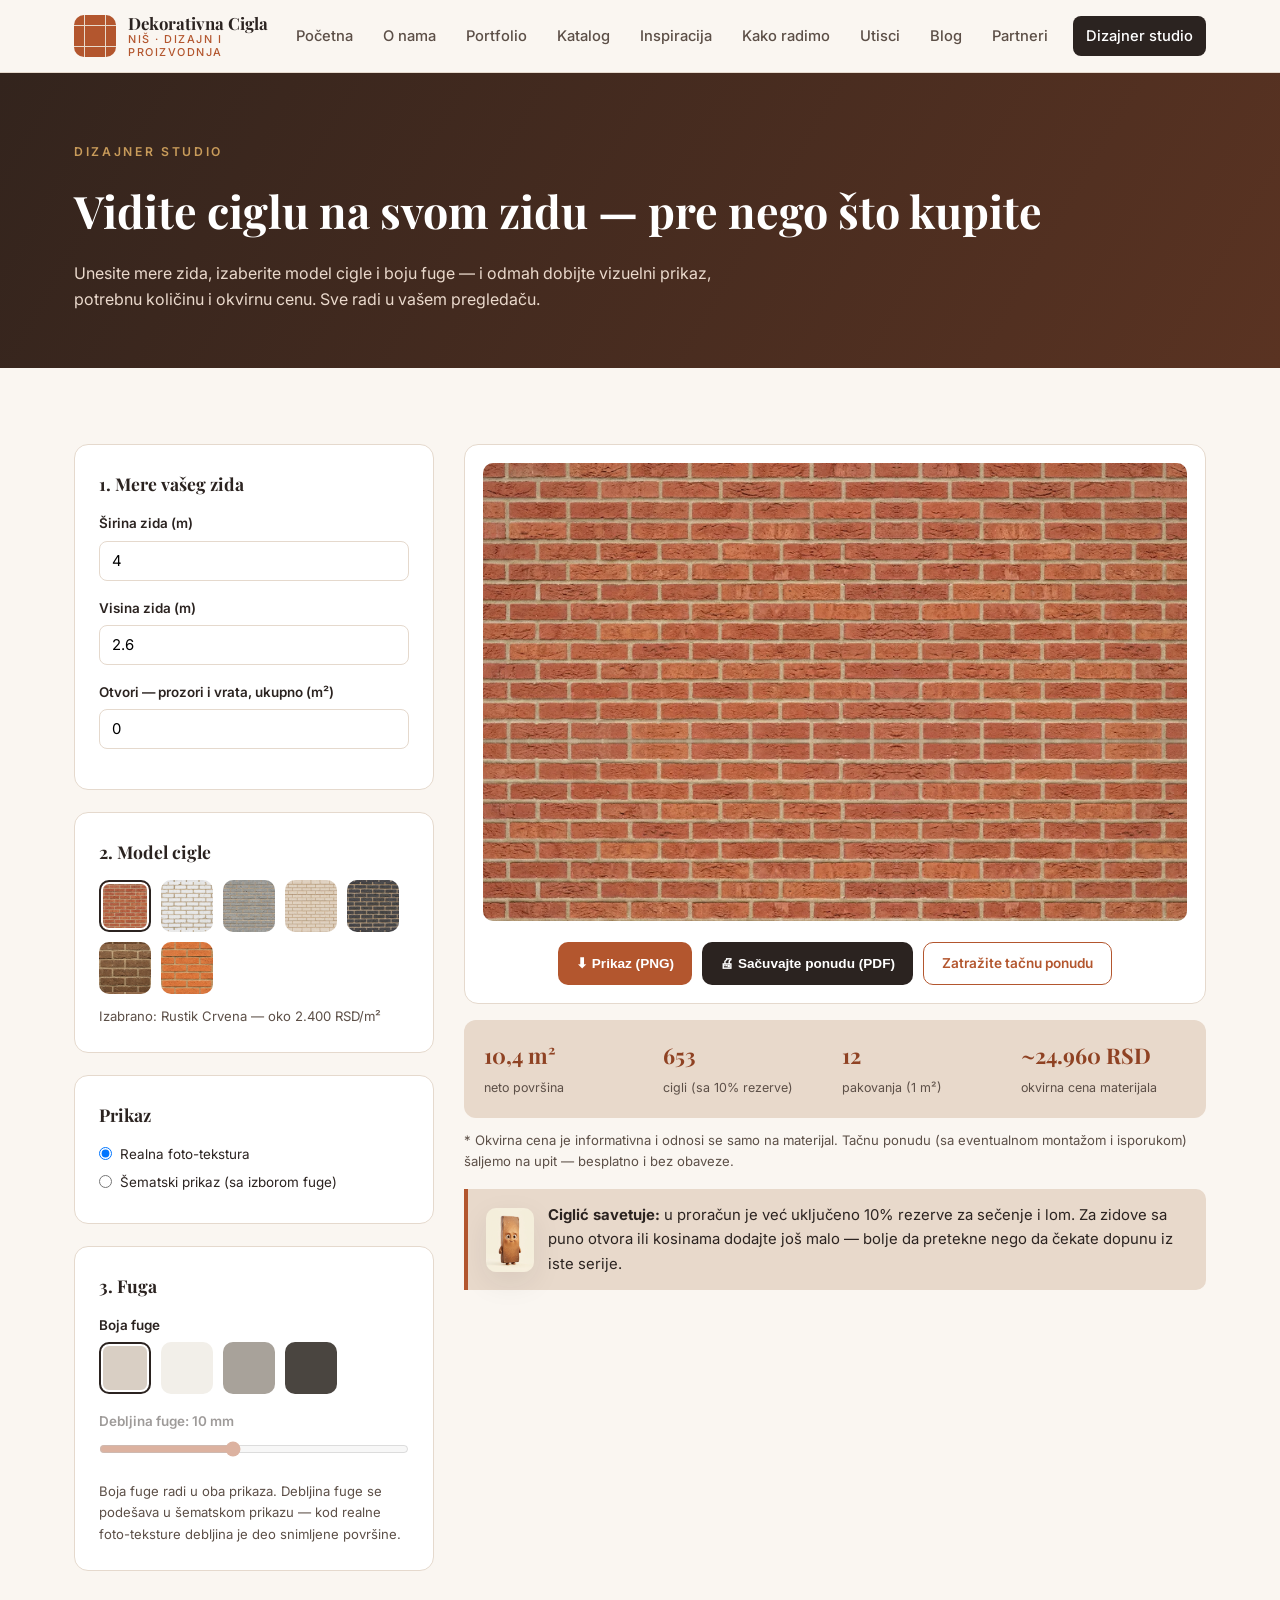
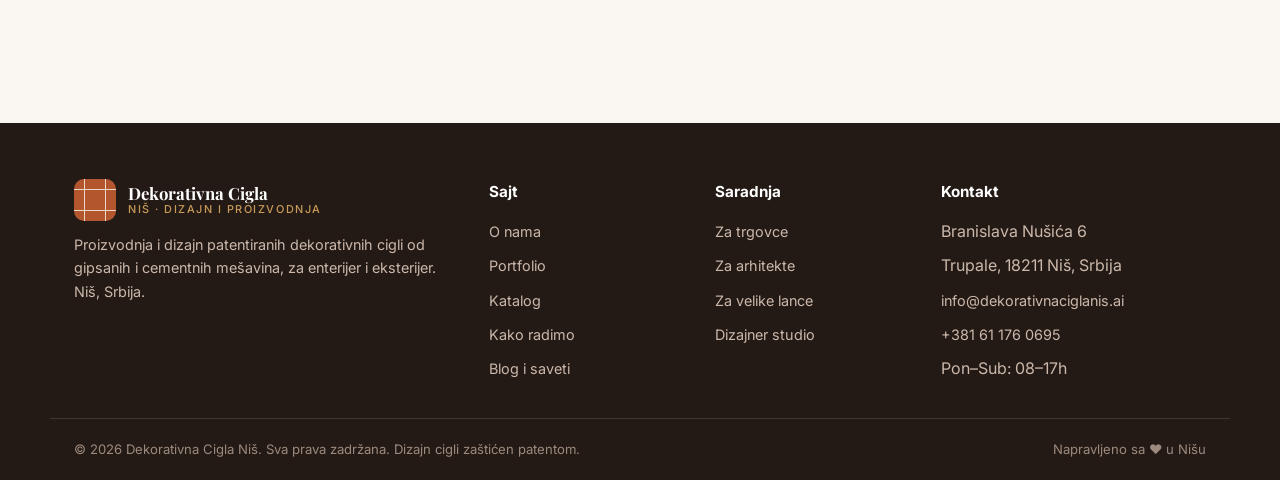
<file: dizajner.html>
﻿<!DOCTYPE html>
<html lang="sr">
<head>
  <meta charset="UTF-8">
  <meta name="viewport" content="width=device-width, initial-scale=1.0">
  <title>Dizajner studio — Dekorativna Cigla Niš</title>
  <meta name="description" content="Interaktivni Dizajner studio — unesite mere zida, izaberite model cigle i boju fuge, izračunajte količinu i cenu, ili otpremite fotografiju svoje prostorije i vidite ciglu na svom zidu.">
  <link rel="preconnect" href="https://fonts.googleapis.com">
  <link rel="preconnect" href="https://fonts.gstatic.com" crossorigin>
  <link href="https://fonts.googleapis.com/css2?family=Playfair+Display:wght@500;600;700&family=Inter:wght@400;500;600;700&display=swap" rel="stylesheet">
  <link rel="stylesheet" href="css/style.css">
  <link rel="icon" type="image/png" sizes="32x32" href="img/favicon-32.png">
  <link rel="icon" type="image/png" sizes="512x512" href="img/icon-512.png">
  <link rel="apple-touch-icon" href="img/apple-touch-icon.png">
</head>
<body>

<header class="site-header">
  <div class="header-inner">
    <a class="brand" href="index.html">
      <span class="brand-mark" aria-hidden="true"></span>
      <span class="brand-name">Dekorativna Cigla<small>Niš &middot; dizajn i proizvodnja</small></span>
    </a>
    <button class="nav-toggle" aria-label="Otvori meni" aria-expanded="false">☰</button>
    <nav class="main-nav">
      <a href="index.html">Početna</a>
      <a href="o-nama.html">O nama</a>
      <a href="portfolio.html">Portfolio</a>
      <a href="katalog.html">Katalog</a>
      <a href="inspiracija.html">Inspiracija</a>
      <a href="kako-radimo.html">Kako radimo</a>
      <a href="utisci.html">Utisci</a>
      <a href="blog.html">Blog</a>
      <a href="partneri.html">Partneri</a>
      <a href="dizajner.html" class="nav-cta">Dizajner studio</a>
    </nav>
  </div>
</header>

<section class="page-hero">
  <div class="container">
    <span class="eyebrow">Dizajner studio</span>
    <h1>Vidite ciglu na svom zidu — pre nego što kupite</h1>
    <p>Unesite mere zida, izaberite model cigle i boju fuge — i odmah dobijte vizuelni prikaz, potrebnu količinu i okvirnu cenu. Sve radi u vašem pregledaču.</p>
  </div>
</section>

<section class="section">
  <div class="container">

    <!-- "Vaša fotografija" (foto režim) je privremeno sakriven dok se ne doradi.
         Ceo kod ostaje u repou — da vratite režim, uklonite style="display:none".
         Dugmad ostaju u DOM-u da skript nastavi da radi. -->
    <div class="mode-tabs reveal" style="display:none;">
      <button id="tab-wall" class="active" type="button">🧱 Simulacija zida</button>
      <button id="tab-photo" type="button">📷 Vaša fotografija</button>
    </div>

    <div class="designer-layout">

      <!-- Leva kolona: kontrole -->
      <div>
        <div class="panel reveal" id="panel-dims">
          <h3>1. Mere vašeg zida</h3>
          <div class="control">
            <label for="wall-w">Širina zida (m)</label>
            <input type="number" id="wall-w" min="0.5" max="30" step="0.1" value="4">
          </div>
          <div class="control">
            <label for="wall-h">Visina zida (m)</label>
            <input type="number" id="wall-h" min="0.5" max="10" step="0.1" value="2.6">
          </div>
          <div class="control">
            <label for="wall-open">Otvori — prozori i vrata, ukupno (m²)</label>
            <input type="number" id="wall-open" min="0" max="100" step="0.1" value="0">
          </div>
        </div>

        <div class="panel reveal">
          <h3>2. Model cigle</h3>
          <div class="swatch-row" id="model-swatches"></div>
          <p class="designer-note" id="model-name"></p>
        </div>

        <div class="panel reveal" id="panel-render">
          <h3>Prikaz</h3>
          <div class="control" style="margin-bottom:6px;">
            <label style="font-weight:400; display:flex; align-items:center; gap:8px;">
              <input type="radio" name="render-mode" value="real" checked> Realna foto-tekstura
            </label>
            <label style="font-weight:400; display:flex; align-items:center; gap:8px;">
              <input type="radio" name="render-mode" value="schematic"> Šematski prikaz (sa izborom fuge)
            </label>
          </div>
        </div>

        <div class="panel reveal">
          <h3>3. Fuga</h3>
          <div class="control">
            <label>Boja fuge</label>
            <div class="swatch-row" id="fuga-swatches"></div>
          </div>
          <div class="control" id="fuga-w-wrap" style="opacity:.45;">
            <label for="fuga-w">Debljina fuge: <span id="fuga-w-val">10</span> mm</label>
            <input type="range" id="fuga-w" min="4" max="18" step="1" value="10">
          </div>
          <p class="designer-note" id="fuga-note">Boja fuge radi u oba prikaza. Debljina fuge se podešava u šematskom prikazu — kod realne foto-teksture debljina je deo snimljene površine.</p>
        </div>

        <div class="panel reveal" id="panel-photo" style="display:none;">
          <h3>Fotografija prostorije</h3>
          <div class="file-drop" id="drop-zone">
            📷 Prevucite fotografiju ovde<br>ili kliknite da izaberete
            <input type="file" id="photo-input" accept="image/*" style="display:none;">
          </div>
          <div class="control" style="margin-top:14px;">
            <label>…ili isprobajte na gotovoj prostoriji:</label>
            <div class="preset-grid" id="preset-row"></div>
          </div>

          <div class="control" style="margin-top:6px;">
            <button class="btn btn-primary ciglic-btn" id="ai-wall" type="button">
              <img src="img/ciglic.webp" alt="Ciglić" class="ciglic-btn-img">
              Automatski označi zid (Ciglić)
            </button>
            <p class="designer-note" id="ai-status" style="margin-top:6px;">Ciglić prepoznaje zid i preskače nameštaj, lampe i ostale objekte. Sve radi u vašem pregledaču.</p>
          </div>
          <div class="control" style="margin-top:6px;">
            <label>Ručno doterivanje</label>
            <div class="toolbar" style="justify-content:flex-start; margin-top:4px;">
              <button class="btn btn-dark" id="brush-mode" type="button">🖌 Četkica</button>
              <button class="btn btn-light-outline" id="erase-mode" type="button">⌫ Brisanje</button>
              <button class="btn btn-light-outline" id="wand-mode" type="button">✨ Štapić</button>
              <button class="btn btn-light-outline" id="corners-mode" type="button">⛶ Uglovi zida</button>
            </div>
          </div>
          <p class="designer-note" id="corners-help" style="display:none;">
            Kliknite 4 ugla zida (bilo kojim redom) — čim postavite četvrti, cigla se odmah nanosi na
            označeni deo i prati perspektivu zida. Prevucite tačke da ih doterate.
            <button class="btn btn-light-outline" id="reset-corners" type="button" style="padding:4px 10px; font-size:.78rem;">Poništi uglove</button>
          </p>
          <div class="control" id="smart-wrap">
            <label style="font-weight:400; display:flex; align-items:center; gap:8px;">
              <input type="checkbox" id="smart-brush" checked>
              Pametna četkica — boji samo zid, preskače nameštaj i objekte
            </label>
          </div>
          <div class="control" id="tolerance-wrap" style="display:none;">
            <label for="tolerance">Osetljivost (štapić i pametna četkica): <span id="tolerance-val">32</span></label>
            <input type="range" id="tolerance" min="8" max="80" step="2" value="32">
          </div>
          <div class="control">
            <label for="brush-size">Veličina četkice: <span id="brush-size-val">40</span> px</label>
            <input type="range" id="brush-size" min="10" max="120" step="2" value="40">
          </div>
          <div class="control">
            <label for="tex-scale">Veličina cigle na fotografiji: <span id="tex-scale-val">100</span>%</label>
            <input type="range" id="tex-scale" min="40" max="220" step="10" value="100">
          </div>
          <div class="control">
            <label for="overlay-op">Uklapanje sa svetlom fotografije: <span id="overlay-op-val">85</span>%</label>
            <input type="range" id="overlay-op" min="30" max="100" step="5" value="85">
          </div>
          <div class="toolbar" style="justify-content:flex-start;">
            <button class="btn btn-light-outline" id="undo-btn" type="button" disabled>↶ Nazad</button>
            <button class="btn btn-light-outline" id="redo-btn" type="button" disabled>↷ Napred</button>
            <button class="btn btn-light-outline" id="clear-mask" type="button">Očisti sve</button>
          </div>
          <p class="designer-note">Fotografija ostaje samo u vašem pregledaču — ne otprema se ni na kakav server.</p>
        </div>
      </div>

      <!-- Desna kolona: platno + rezultati -->
      <div>
        <div class="canvas-wrap reveal">
          <canvas id="studio-canvas" width="900" height="560"></canvas>
          <div class="control" id="ba-wrap" style="display:none; margin-top:12px; text-align:left;">
            <label for="ba-slider">Pre / posle — prevucite klizač</label>
            <input type="range" id="ba-slider" min="0" max="100" step="1" value="100">
          </div>
          <div class="toolbar">
            <button class="btn btn-primary" id="download-btn" type="button">⬇ Prikaz (PNG)</button>
            <button class="btn btn-dark" id="quote-btn" type="button">🖨 Sačuvajte ponudu (PDF)</button>
            <a class="btn btn-light-outline" href="partneri.html#kontakt">Zatražite tačnu ponudu</a>
          </div>
        </div>

        <div class="result-box reveal" id="results">
          <div class="r"><b id="r-area">—</b><span>neto površina</span></div>
          <div class="r"><b id="r-bricks">—</b><span>cigli (sa 10% rezerve)</span></div>
          <div class="r"><b id="r-packs">—</b><span>pakovanja (1 m²)</span></div>
          <div class="r"><b id="r-price">—</b><span>okvirna cena materijala</span></div>
        </div>
        <p class="designer-note reveal">* Okvirna cena je informativna i odnosi se samo na materijal. Tačnu ponudu (sa eventualnom montažom i isporukom) šaljemo na upit — besplatno i bez obaveze.</p>
        <div class="tip-box reveal"><img class="tip-mascot" src="img/ciglic.webp" alt="Ciglić"><span><b>Ciglić savetuje:</b> u proračun je već uključeno 10% rezerve za sečenje i lom. Za zidove sa puno otvora ili kosinama dodajte još malo — bolje da pretekne nego da čekate dopunu iz iste serije.</span></div>
      </div>

    </div>
  </div>
</section>

<footer class="site-footer">
  <div class="footer-inner">
    <div class="footer-about">
      <a class="brand" href="index.html" style="color:#fff;">
        <span class="brand-mark" aria-hidden="true"></span>
        <span class="brand-name">Dekorativna Cigla<small style="color:var(--gold);">Niš &middot; dizajn i proizvodnja</small></span>
      </a>
      <p>Proizvodnja i dizajn patentiranih dekorativnih cigli od gipsanih i cementnih mešavina, za enterijer i eksterijer. Niš, Srbija.</p>
    </div>
    <div>
      <h4>Sajt</h4>
      <ul>
        <li><a href="o-nama.html">O nama</a></li>
        <li><a href="portfolio.html">Portfolio</a></li>
        <li><a href="katalog.html">Katalog</a></li>
        <li><a href="kako-radimo.html">Kako radimo</a></li>
        <li><a href="blog.html">Blog i saveti</a></li>
      </ul>
    </div>
    <div>
      <h4>Saradnja</h4>
      <ul>
        <li><a href="partneri.html">Za trgovce</a></li>
        <li><a href="partneri.html">Za arhitekte</a></li>
        <li><a href="partneri.html">Za velike lance</a></li>
        <li><a href="dizajner.html">Dizajner studio</a></li>
      </ul>
    </div>
    <div>
      <h4>Kontakt</h4>
      <ul>
        <li>Branislava Nušića 6</li>
        <li>Trupale, 18211 Niš, Srbija</li>
        <li><a href="mailto:info@dekorativnaciglanis.ai">info@dekorativnaciglanis.ai</a></li>
        <li><a href="tel:+381611760695">+381 61 176 0695</a></li>
        <li>Pon–Sub: 08–17h</li>
      </ul>
    </div>
  </div>
  <div class="footer-bottom">
    <span>© <span id="year"></span> Dekorativna Cigla Niš. Sva prava zadržana. Dizajn cigli zaštićen patentom.</span>
    <span>Napravljeno sa ♥ u Nišu</span>
  </div>
</footer>

<!-- Štampana ponuda (vidljiva samo pri štampi / čuvanju u PDF) -->
<div id="print-quote" aria-hidden="true">
  <div class="pq-head">
    <div>
      <div class="pq-brand">Dekorativna Cigla Niš</div>
      <div class="pq-sub">dizajn i proizvodnja dekorativnih cigli &middot; patentiran autorski dizajn</div>
    </div>
    <div class="pq-date">Datum: <span id="pq-date"></span></div>
  </div>
  <h1>Okvirna ponuda — vizuelizacija</h1>
  <img id="pq-img" alt="Prikaz zida">
  <table class="pq-table">
    <tr><th>Model cigle</th><td id="pq-model"></td></tr>
    <tr><th>Dimenzije zida</th><td id="pq-dims"></td></tr>
    <tr><th>Neto površina</th><td id="pq-area"></td></tr>
    <tr><th>Broj cigli (sa 10% rezerve)</th><td id="pq-bricks"></td></tr>
    <tr><th>Pakovanja (1 m²)</th><td id="pq-packs"></td></tr>
    <tr><th>Okvirna cena materijala</th><td id="pq-price"></td></tr>
  </table>
  <p class="pq-note">Ponuda je informativna i odnosi se samo na materijal. Za tačnu ponudu sa isporukom i montažom kontaktirajte nas — besplatno i bez obaveze.</p>
  <div class="pq-foot">
    Dekorativna Cigla Niš &middot; Branislava Nušića 6, Trupale, 18211 Niš &middot; +381 61 176 0695 &middot; info@dekorativnaciglanis.ai &middot; dekorativnaciglanis.ai
  </div>
</div>

<script src="js/main.js"></script>
<script src="js/designer.js"></script>
</body>
</html>
</file>
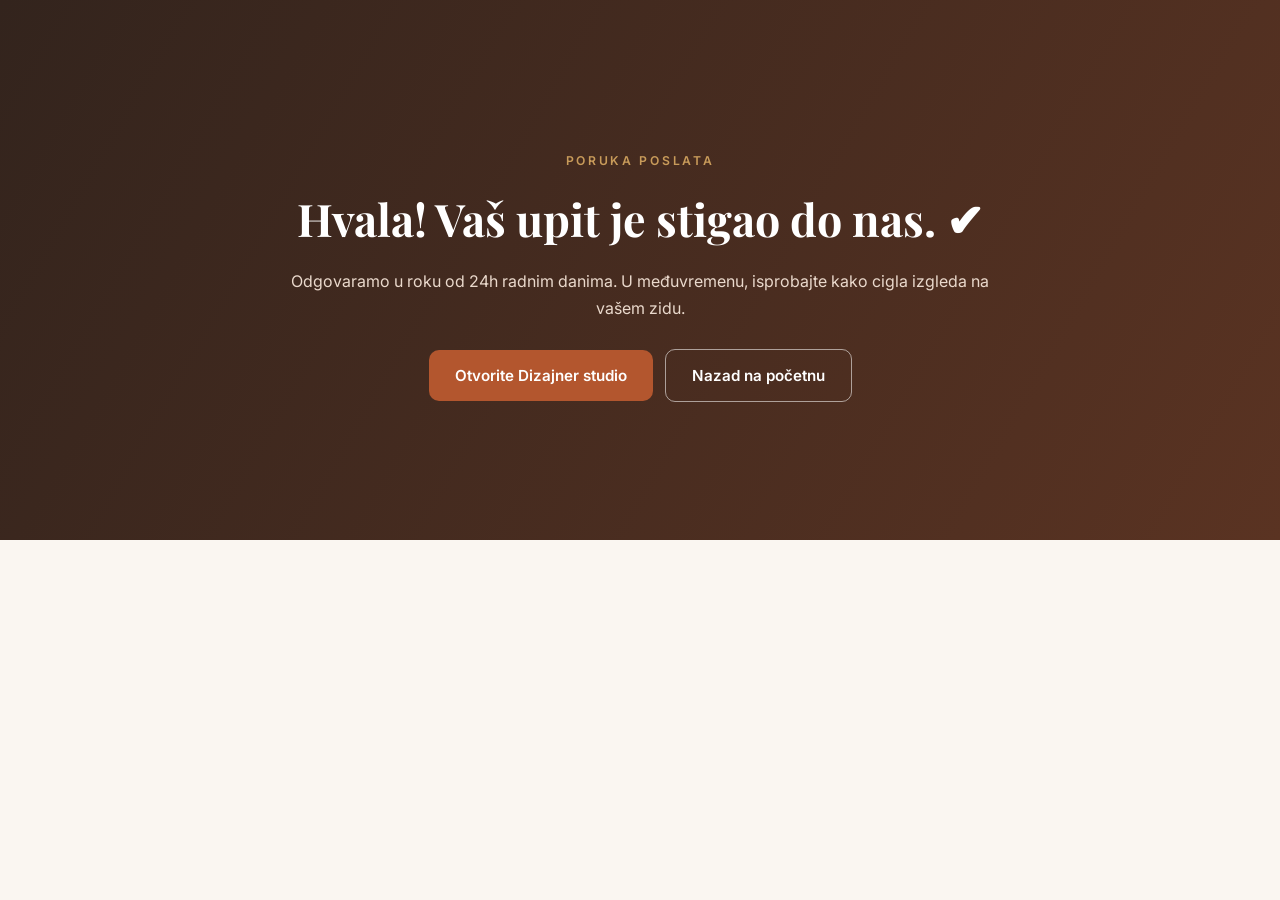
<file: hvala.html>
<!DOCTYPE html>
<html lang="sr">
<head>
  <meta charset="UTF-8">
  <meta name="viewport" content="width=device-width, initial-scale=1.0">
  <title>Hvala — Dekorativna Cigla Niš</title>
  <meta name="robots" content="noindex">
  <link rel="preconnect" href="https://fonts.googleapis.com">
  <link rel="preconnect" href="https://fonts.gstatic.com" crossorigin>
  <link href="https://fonts.googleapis.com/css2?family=Playfair+Display:wght@500;600;700&family=Inter:wght@400;500;600;700&display=swap" rel="stylesheet">
  <link rel="stylesheet" href="css/style.css">
  <link rel="icon" type="image/png" sizes="32x32" href="img/favicon-32.png">
  <link rel="icon" type="image/png" sizes="512x512" href="img/icon-512.png">
  <link rel="apple-touch-icon" href="img/apple-touch-icon.png">
</head>
<body>
<section class="page-hero" style="min-height:60vh; display:flex; align-items:center;">
  <div class="container" style="text-align:center;">
    <span class="eyebrow">Poruka poslata</span>
    <h1>Hvala! Vaš upit je stigao do nas. ✔</h1>
    <p style="margin:0 auto 28px;">Odgovaramo u roku od 24h radnim danima. U međuvremenu, isprobajte kako cigla izgleda na vašem zidu.</p>
    <a class="btn btn-primary" href="dizajner.html">Otvorite Dizajner studio</a>
    <a class="btn btn-outline" href="index.html" style="margin-left:8px;">Nazad na početnu</a>
  </div>
</section>
</body>
</html>
</file>
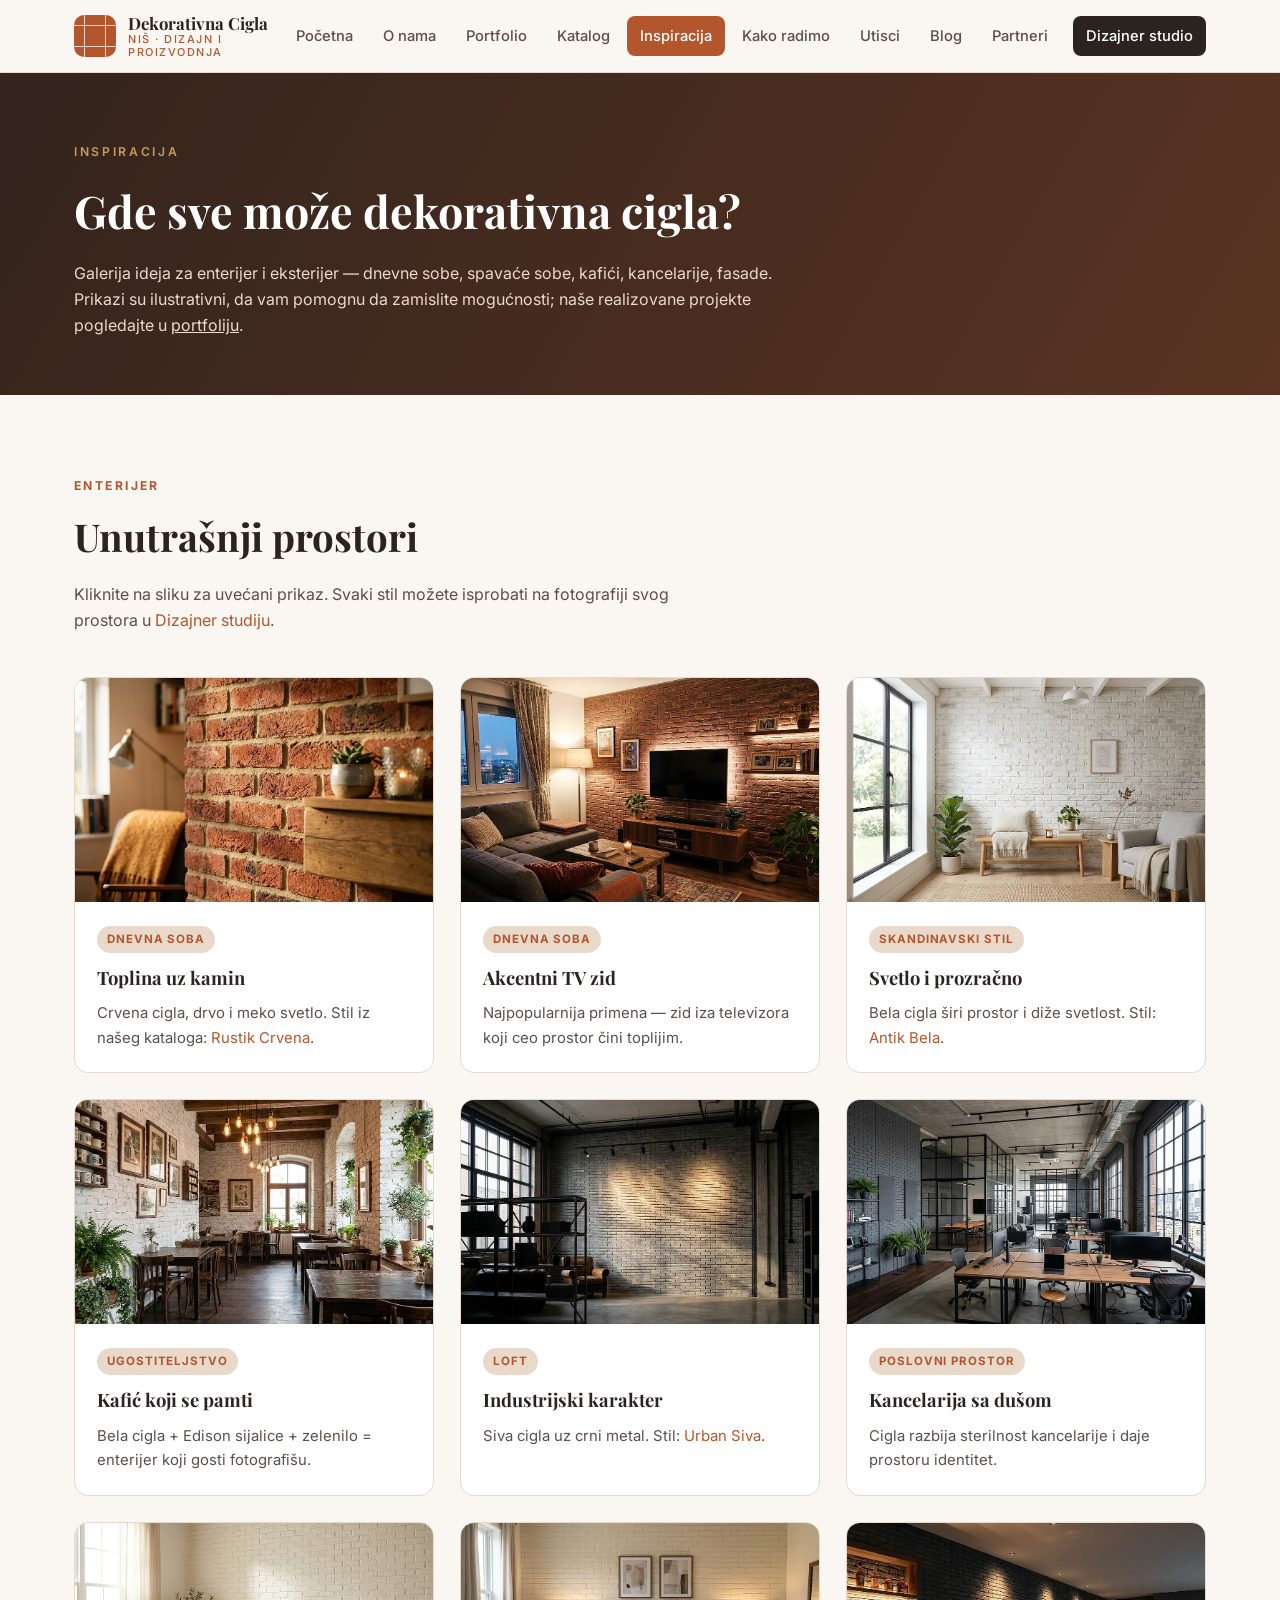
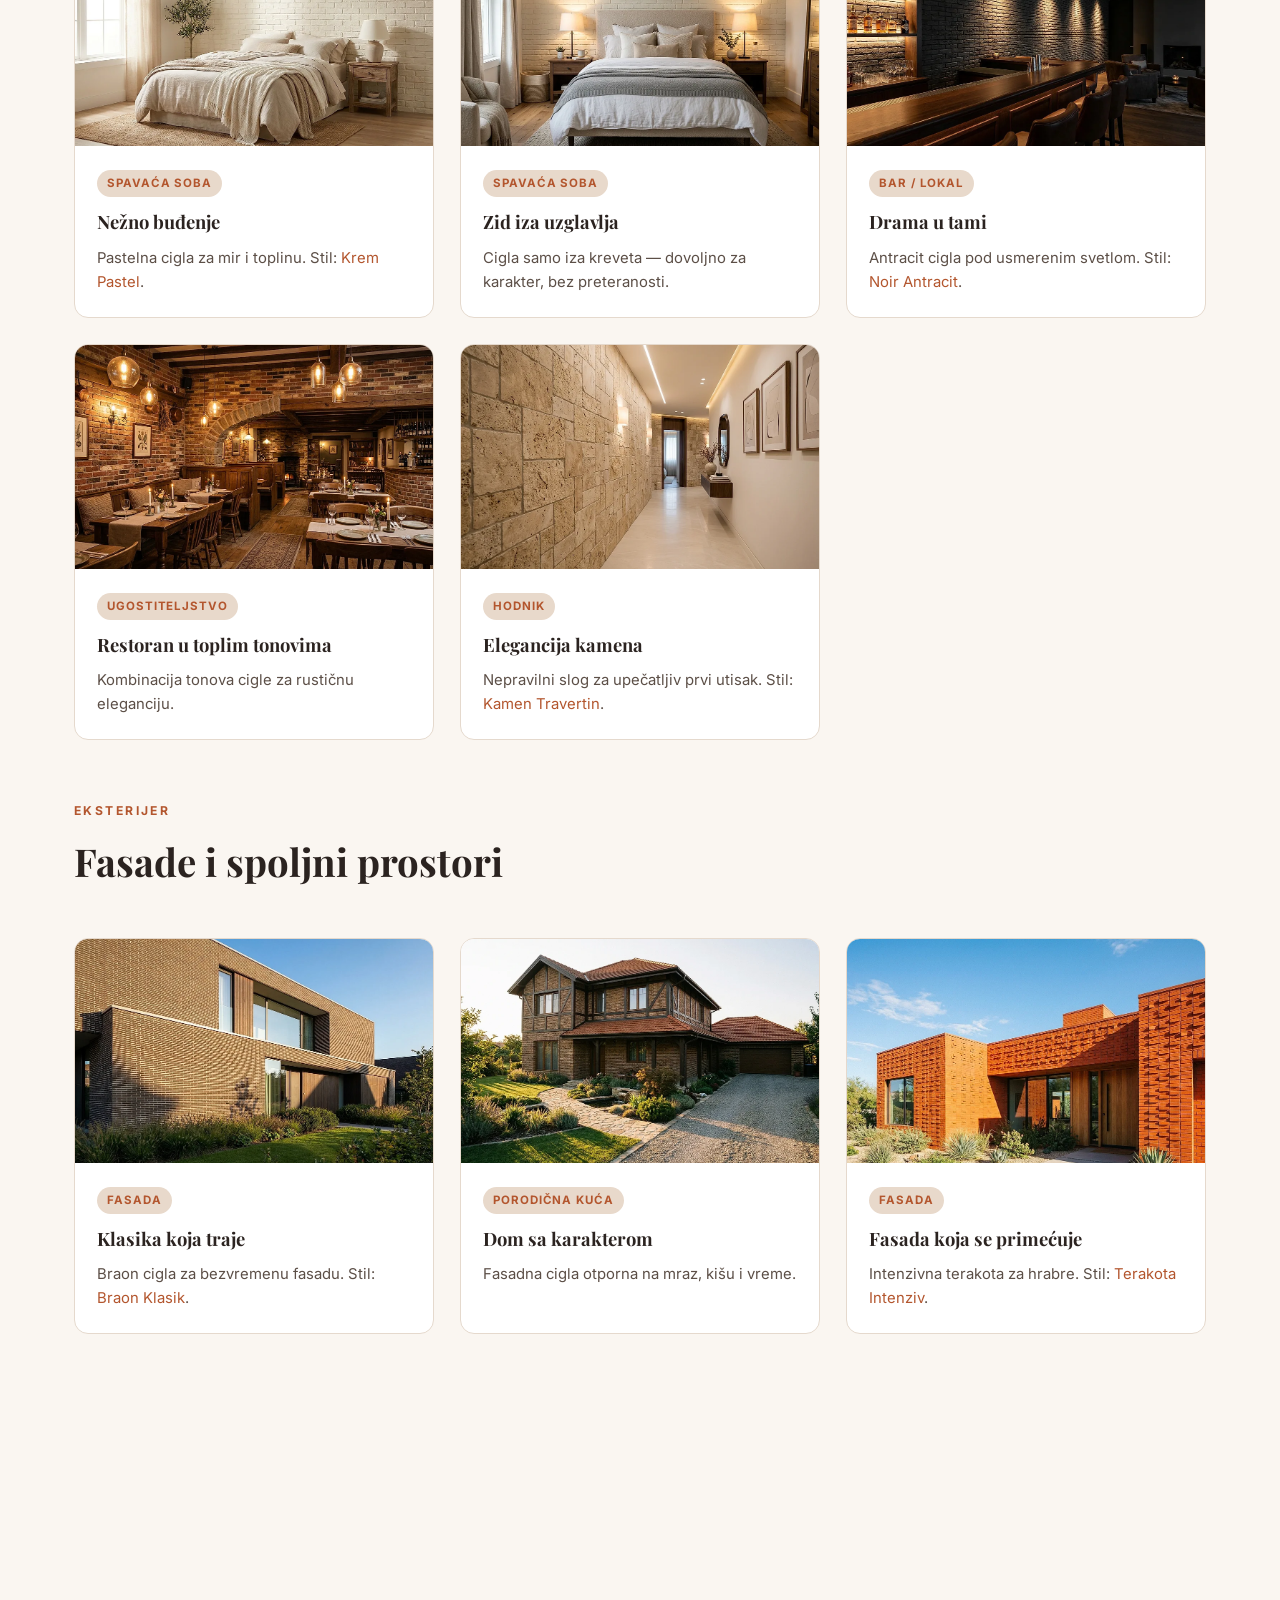
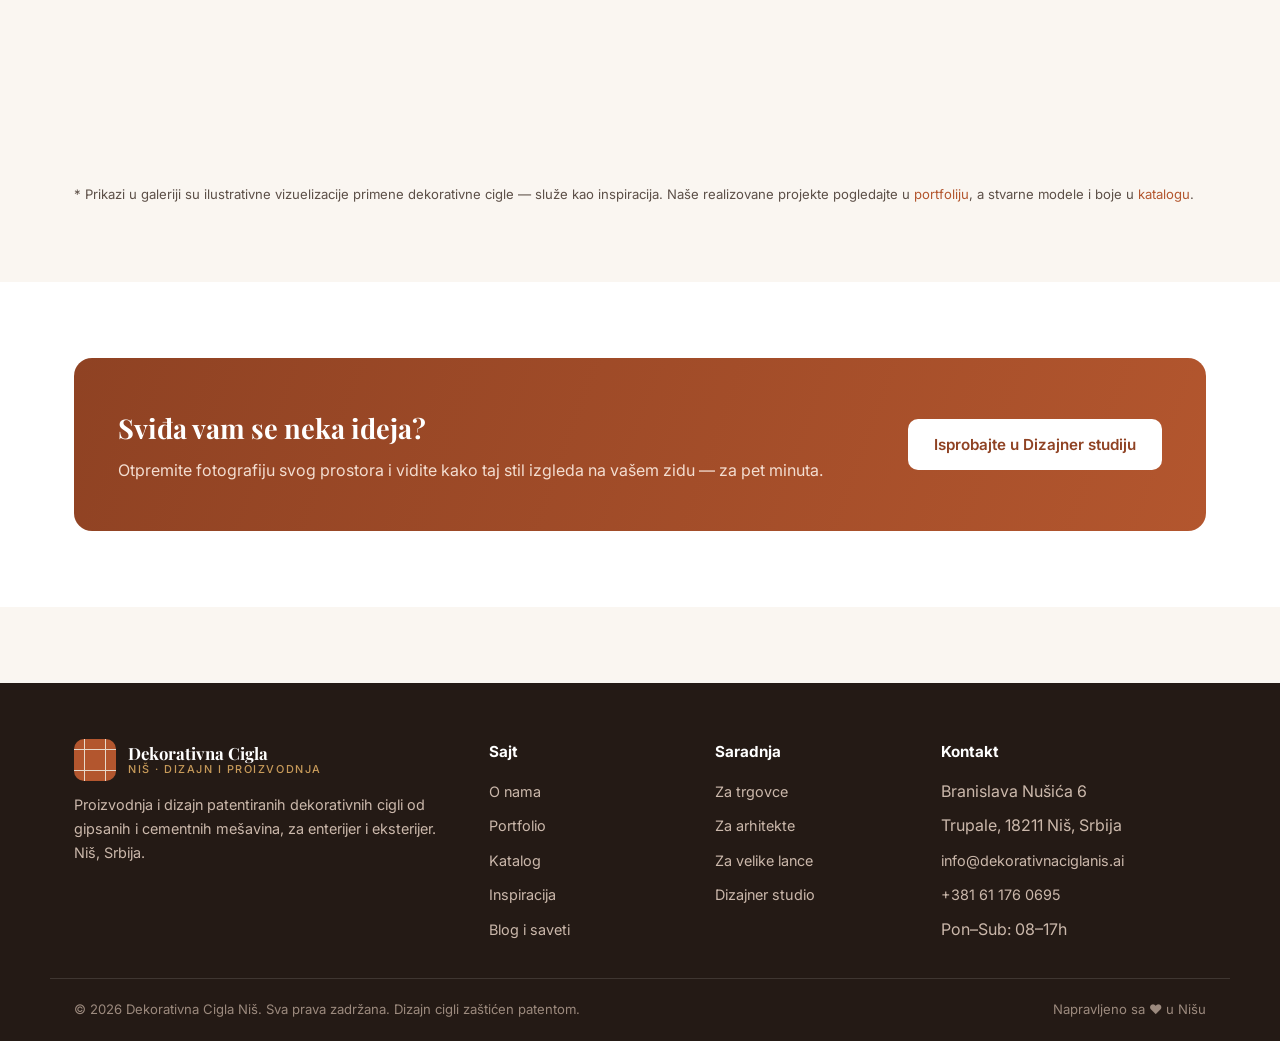
<file: inspiracija.html>
﻿<!DOCTYPE html>
<html lang="sr">
<head>
  <meta charset="UTF-8">
  <meta name="viewport" content="width=device-width, initial-scale=1.0">
  <title>Inspiracija — Dekorativna Cigla Niš</title>
  <meta name="description" content="Galerija inspiracije — kako dekorativna cigla može da izgleda u dnevnoj sobi, spavaćoj sobi, kafiću, kancelariji ili na fasadi. Ideje za enterijer i eksterijer.">
  <link rel="preconnect" href="https://fonts.googleapis.com">
  <link rel="preconnect" href="https://fonts.gstatic.com" crossorigin>
  <link href="https://fonts.googleapis.com/css2?family=Playfair+Display:wght@500;600;700&family=Inter:wght@400;500;600;700&display=swap" rel="stylesheet">
  <link rel="stylesheet" href="css/style.css">
  <link rel="icon" type="image/png" sizes="32x32" href="img/favicon-32.png">
  <link rel="icon" type="image/png" sizes="512x512" href="img/icon-512.png">
  <link rel="apple-touch-icon" href="img/apple-touch-icon.png">
</head>
<body>

<header class="site-header">
  <div class="header-inner">
    <a class="brand" href="index.html">
      <span class="brand-mark" aria-hidden="true"></span>
      <span class="brand-name">Dekorativna Cigla<small>Niš &middot; dizajn i proizvodnja</small></span>
    </a>
    <button class="nav-toggle" aria-label="Otvori meni" aria-expanded="false">☰</button>
    <nav class="main-nav">
      <a href="index.html">Početna</a>
      <a href="o-nama.html">O nama</a>
      <a href="portfolio.html">Portfolio</a>
      <a href="katalog.html">Katalog</a>
      <a href="inspiracija.html">Inspiracija</a>
      <a href="kako-radimo.html">Kako radimo</a>
      <a href="utisci.html">Utisci</a>
      <a href="blog.html">Blog</a>
      <a href="partneri.html">Partneri</a>
      <a href="dizajner.html" class="nav-cta">Dizajner studio</a>
    </nav>
  </div>
</header>

<section class="page-hero">
  <div class="container">
    <span class="eyebrow">Inspiracija</span>
    <h1>Gde sve može dekorativna cigla?</h1>
    <p>Galerija ideja za enterijer i eksterijer — dnevne sobe, spavaće sobe, kafići, kancelarije, fasade. Prikazi su ilustrativni, da vam pomognu da zamislite mogućnosti; naše realizovane projekte pogledajte u <a href="portfolio.html" style="color:#f3ddd0; text-decoration:underline;">portfoliju</a>.</p>
  </div>
</section>

<section class="section">
  <div class="container">
    <div class="section-head reveal">
      <span class="eyebrow">Enterijer</span>
      <h2>Unutrašnji prostori</h2>
      <p>Kliknite na sliku za uvećani prikaz. Svaki stil možete isprobati na fotografiji svog prostora u <a href="dizajner.html">Dizajner studiju</a>.</p>
    </div>
    <div class="grid grid-3">
      <div class="card reveal">
        <div class="card-media"><img src="img/katalog-rustik-crvena.webp" alt="Crvena dekorativna cigla u dnevnoj sobi" loading="lazy" width="1000" height="671" data-lightbox="img/katalog-rustik-crvena.webp" data-caption="Topla crvena cigla uz kamin i drvo — stil: Rustik Crvena"></div>
        <div class="card-body"><span class="card-tag">Dnevna soba</span><h3>Toplina uz kamin</h3><p>Crvena cigla, drvo i meko svetlo. Stil iz našeg kataloga: <a href="katalog.html">Rustik Crvena</a>.</p></div>
      </div>
      <div class="card reveal">
        <div class="card-media"><img src="img/portfolio-dnevna-soba.webp" alt="TV zid od crvene dekorativne cigle" loading="lazy" width="1000" height="671" data-lightbox="img/portfolio-dnevna-soba.webp" data-caption="Akcentni TV zid u dnevnoj sobi — stil: Rustik Crvena"></div>
        <div class="card-body"><span class="card-tag">Dnevna soba</span><h3>Akcentni TV zid</h3><p>Najpopularnija primena — zid iza televizora koji ceo prostor čini toplijim.</p></div>
      </div>
      <div class="card reveal">
        <div class="card-media"><img src="img/katalog-antik-bela.webp" alt="Bela dekorativna cigla u skandinavskom enterijeru" loading="lazy" width="1000" height="671" data-lightbox="img/katalog-antik-bela.webp" data-caption="Svetao skandinavski enterijer — stil: Antik Bela"></div>
        <div class="card-body"><span class="card-tag">Skandinavski stil</span><h3>Svetlo i prozračno</h3><p>Bela cigla širi prostor i diže svetlost. Stil: <a href="katalog.html">Antik Bela</a>.</p></div>
      </div>
      <div class="card reveal">
        <div class="card-media"><img src="img/portfolio-kafic.webp" alt="Kafić sa belim zidovima od cigle" loading="lazy" width="1000" height="671" data-lightbox="img/portfolio-kafic.webp" data-caption="Kafić sa belom ciglom, drvetom i zelenilom — stil: Antik Bela"></div>
        <div class="card-body"><span class="card-tag">Ugostiteljstvo</span><h3>Kafić koji se pamti</h3><p>Bela cigla + Edison sijalice + zelenilo = enterijer koji gosti fotografišu.</p></div>
      </div>
      <div class="card reveal">
        <div class="card-media"><img src="img/katalog-urban-siva.webp" alt="Siva dekorativna cigla u industrijskom prostoru" loading="lazy" width="1000" height="671" data-lightbox="img/katalog-urban-siva.webp" data-caption="Industrijski loft sa sivom ciglom — stil: Urban Siva"></div>
        <div class="card-body"><span class="card-tag">Loft</span><h3>Industrijski karakter</h3><p>Siva cigla uz crni metal. Stil: <a href="katalog.html">Urban Siva</a>.</p></div>
      </div>
      <div class="card reveal">
        <div class="card-media"><img src="img/portfolio-kancelarija.webp" alt="Moderna kancelarija sa sivom ciglom" loading="lazy" width="1000" height="671" data-lightbox="img/portfolio-kancelarija.webp" data-caption="Kancelarija sa sivom ciglom i staklenim pregradama — stil: Urban Siva"></div>
        <div class="card-body"><span class="card-tag">Poslovni prostor</span><h3>Kancelarija sa dušom</h3><p>Cigla razbija sterilnost kancelarije i daje prostoru identitet.</p></div>
      </div>
      <div class="card reveal">
        <div class="card-media"><img src="img/katalog-krem-pastel.webp" alt="Krem dekorativna cigla u spavaćoj sobi" loading="lazy" width="1000" height="671" data-lightbox="img/katalog-krem-pastel.webp" data-caption="Nežni krem tonovi u spavaćoj sobi — stil: Krem Pastel"></div>
        <div class="card-body"><span class="card-tag">Spavaća soba</span><h3>Nežno buđenje</h3><p>Pastelna cigla za mir i toplinu. Stil: <a href="katalog.html">Krem Pastel</a>.</p></div>
      </div>
      <div class="card reveal">
        <div class="card-media"><img src="img/portfolio-spavaca-soba.webp" alt="Spavaća soba sa krem ciglom iza uzglavlja" loading="lazy" width="1000" height="671" data-lightbox="img/portfolio-spavaca-soba.webp" data-caption="Zid iza uzglavlja kreveta — stil: Krem Pastel"></div>
        <div class="card-body"><span class="card-tag">Spavaća soba</span><h3>Zid iza uzglavlja</h3><p>Cigla samo iza kreveta — dovoljno za karakter, bez preteranosti.</p></div>
      </div>
      <div class="card reveal">
        <div class="card-media"><img src="img/katalog-noir-antracit.webp" alt="Antracit crna dekorativna cigla u baru" loading="lazy" width="1000" height="671" data-lightbox="img/katalog-noir-antracit.webp" data-caption="Dramatičan tamni akcenat u baru — stil: Noir Antracit"></div>
        <div class="card-body"><span class="card-tag">Bar / lokal</span><h3>Drama u tami</h3><p>Antracit cigla pod usmerenim svetlom. Stil: <a href="katalog.html">Noir Antracit</a>.</p></div>
      </div>
      <div class="card reveal">
        <div class="card-media"><img src="img/portfolio-restoran.webp" alt="Restoran sa zidovima od crvene i medene cigle" loading="lazy" width="1000" height="671" data-lightbox="img/portfolio-restoran.webp" data-caption="Restoran u toplim tonovima — mešani slog cigle"></div>
        <div class="card-body"><span class="card-tag">Ugostiteljstvo</span><h3>Restoran u toplim tonovima</h3><p>Kombinacija tonova cigle za rustičnu eleganciju.</p></div>
      </div>
      <div class="card reveal">
        <div class="card-media"><img src="img/katalog-kamen-travertin.webp" alt="Dekorativni kamen travertin u hodniku" loading="lazy" width="1000" height="671" data-lightbox="img/katalog-kamen-travertin.webp" data-caption="Elegantan hodnik sa travertin oblogom — stil: Kamen Travertin"></div>
        <div class="card-body"><span class="card-tag">Hodnik</span><h3>Elegancija kamena</h3><p>Nepravilni slog za upečatljiv prvi utisak. Stil: <a href="katalog.html">Kamen Travertin</a>.</p></div>
      </div>
    </div>

    <div class="section-head reveal" style="margin-top:56px;">
      <span class="eyebrow">Eksterijer</span>
      <h2>Fasade i spoljni prostori</h2>
    </div>
    <div class="grid grid-3">
      <div class="card reveal">
        <div class="card-media"><img src="img/katalog-braon-klasik.webp" alt="Braon fasadna cigla na kući" loading="lazy" width="1000" height="671" data-lightbox="img/katalog-braon-klasik.webp" data-caption="Fasada u toplim braon tonovima — stil: Braon Klasik"></div>
        <div class="card-body"><span class="card-tag">Fasada</span><h3>Klasika koja traje</h3><p>Braon cigla za bezvremenu fasadu. Stil: <a href="katalog.html">Braon Klasik</a>.</p></div>
      </div>
      <div class="card reveal">
        <div class="card-media"><img src="img/portfolio-kuca.webp" alt="Porodična kuća sa braon fasadnom ciglom" loading="lazy" width="1000" height="671" data-lightbox="img/portfolio-kuca.webp" data-caption="Porodična kuća sa ciglenom fasadom i dvorištem"></div>
        <div class="card-body"><span class="card-tag">Porodična kuća</span><h3>Dom sa karakterom</h3><p>Fasadna cigla otporna na mraz, kišu i vreme.</p></div>
      </div>
      <div class="card reveal">
        <div class="card-media"><img src="img/katalog-terakota-intenziv.webp" alt="Terakota fasadna cigla na modernoj kući" loading="lazy" width="1000" height="671" data-lightbox="img/katalog-terakota-intenziv.webp" data-caption="Živa terakota fasada — stil: Terakota Intenziv"></div>
        <div class="card-body"><span class="card-tag">Fasada</span><h3>Fasada koja se primećuje</h3><p>Intenzivna terakota za hrabre. Stil: <a href="katalog.html">Terakota Intenziv</a>.</p></div>
      </div>
      <div class="card reveal">
        <div class="card-media"><img src="img/katalog-stena-rustik.webp" alt="Rustični kamen na dvorišnom zidu" loading="lazy" width="1000" height="671" data-lightbox="img/katalog-stena-rustik.webp" data-caption="Dvorišni zid i sokla od rustičnog kamena — stil: Stena Rustik"></div>
        <div class="card-body"><span class="card-tag">Dvorište</span><h3>Kamen u dvorištu</h3><p>Sokle, ograde i dvorišni zidovi. Stil: <a href="katalog.html">Stena Rustik</a>.</p></div>
      </div>
    </div>

    <p class="designer-note reveal" style="margin-top:28px;">
      * Prikazi u galeriji su ilustrativne vizuelizacije primene dekorativne cigle — služe kao inspiracija.
      Naše realizovane projekte pogledajte u <a href="portfolio.html">portfoliju</a>, a stvarne modele i boje u <a href="katalog.html">katalogu</a>.
    </p>
  </div>
</section>

<section class="section alt">
  <div class="container">
    <div class="cta-band reveal">
      <div>
        <h2>Sviđa vam se neka ideja?</h2>
        <p>Otpremite fotografiju svog prostora i vidite kako taj stil izgleda na vašem zidu — za pet minuta.</p>
      </div>
      <a class="btn" href="dizajner.html">Isprobajte u Dizajner studiju</a>
    </div>
  </div>
</section>

<footer class="site-footer">
  <div class="footer-inner">
    <div class="footer-about">
      <a class="brand" href="index.html" style="color:#fff;">
        <span class="brand-mark" aria-hidden="true"></span>
        <span class="brand-name">Dekorativna Cigla<small style="color:var(--gold);">Niš &middot; dizajn i proizvodnja</small></span>
      </a>
      <p>Proizvodnja i dizajn patentiranih dekorativnih cigli od gipsanih i cementnih mešavina, za enterijer i eksterijer. Niš, Srbija.</p>
    </div>
    <div>
      <h4>Sajt</h4>
      <ul>
        <li><a href="o-nama.html">O nama</a></li>
        <li><a href="portfolio.html">Portfolio</a></li>
        <li><a href="katalog.html">Katalog</a></li>
        <li><a href="inspiracija.html">Inspiracija</a></li>
        <li><a href="blog.html">Blog i saveti</a></li>
      </ul>
    </div>
    <div>
      <h4>Saradnja</h4>
      <ul>
        <li><a href="partneri.html">Za trgovce</a></li>
        <li><a href="partneri.html">Za arhitekte</a></li>
        <li><a href="partneri.html">Za velike lance</a></li>
        <li><a href="dizajner.html">Dizajner studio</a></li>
      </ul>
    </div>
    <div>
      <h4>Kontakt</h4>
      <ul>
        <li>Branislava Nušića 6</li>
        <li>Trupale, 18211 Niš, Srbija</li>
        <li><a href="mailto:info@dekorativnaciglanis.ai">info@dekorativnaciglanis.ai</a></li>
        <li><a href="tel:+381611760695">+381 61 176 0695</a></li>
        <li>Pon–Sub: 08–17h</li>
      </ul>
    </div>
  </div>
  <div class="footer-bottom">
    <span>© <span id="year"></span> Dekorativna Cigla Niš. Sva prava zadržana. Dizajn cigli zaštićen patentom.</span>
    <span>Napravljeno sa ♥ u Nišu</span>
  </div>
</footer>

<script src="js/main.js"></script>
</body>
</html>
</file>
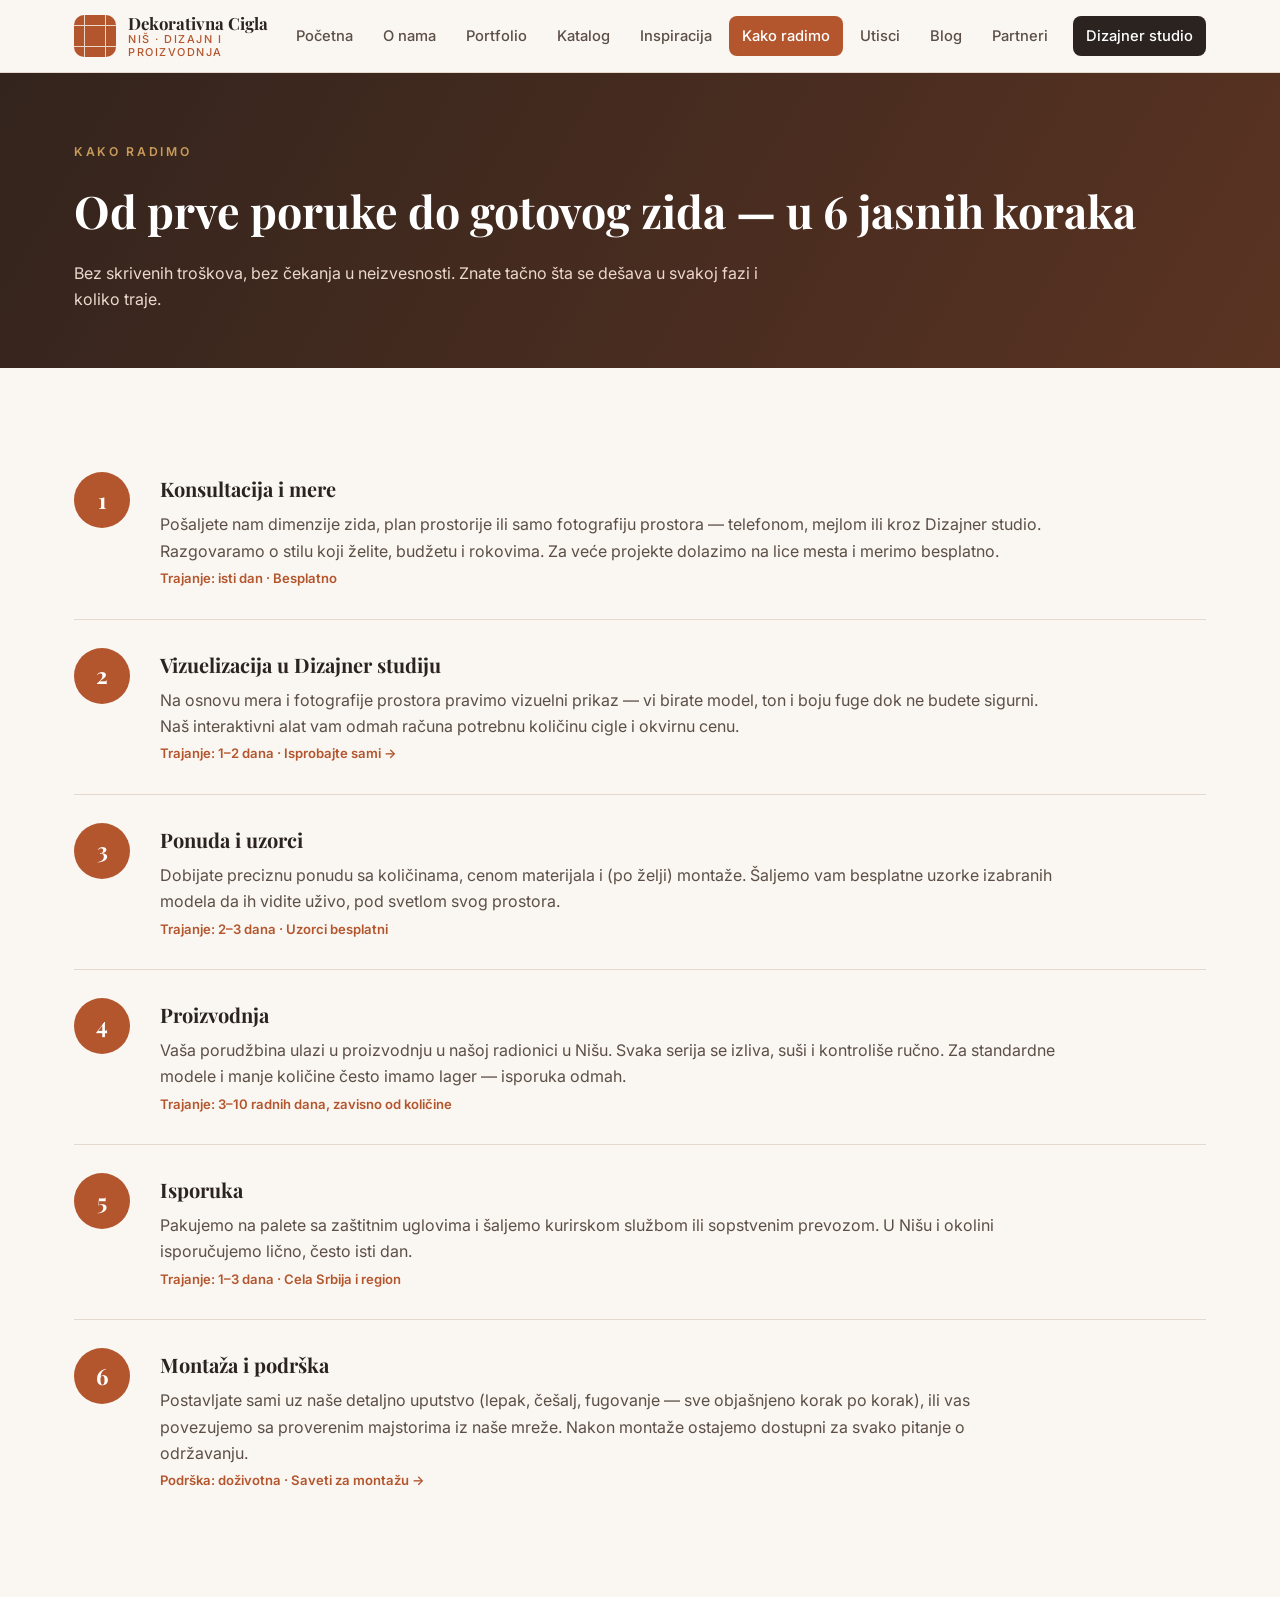
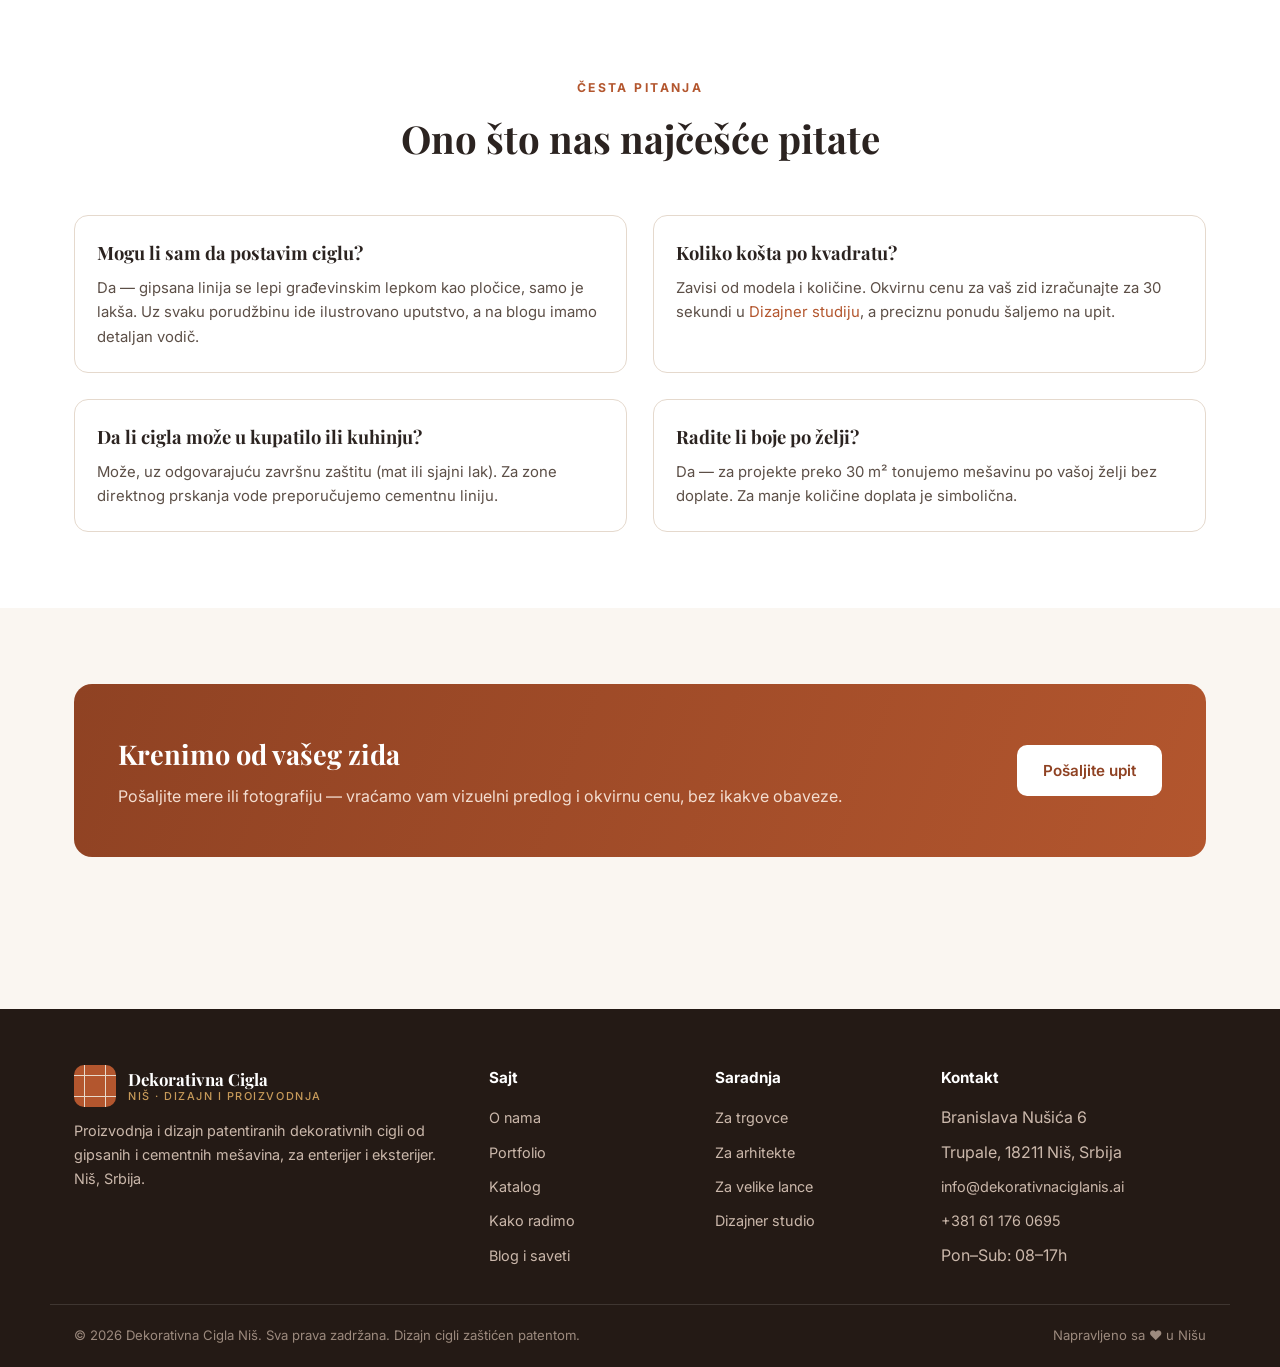
<file: kako-radimo.html>
﻿<!DOCTYPE html>
<html lang="sr">
<head>
  <meta charset="UTF-8">
  <meta name="viewport" content="width=device-width, initial-scale=1.0">
  <title>Kako radimo — Dekorativna Cigla Niš</title>
  <meta name="description" content="Naš proces u 6 koraka — od konsultacije i merenja, preko izbora modela u Dizajner studiju, do proizvodnje, isporuke i montaže dekorativne cigle.">
  <link rel="preconnect" href="https://fonts.googleapis.com">
  <link rel="preconnect" href="https://fonts.gstatic.com" crossorigin>
  <link href="https://fonts.googleapis.com/css2?family=Playfair+Display:wght@500;600;700&family=Inter:wght@400;500;600;700&display=swap" rel="stylesheet">
  <link rel="stylesheet" href="css/style.css">
  <link rel="icon" type="image/png" sizes="32x32" href="img/favicon-32.png">
  <link rel="icon" type="image/png" sizes="512x512" href="img/icon-512.png">
  <link rel="apple-touch-icon" href="img/apple-touch-icon.png">
</head>
<body>

<header class="site-header">
  <div class="header-inner">
    <a class="brand" href="index.html">
      <span class="brand-mark" aria-hidden="true"></span>
      <span class="brand-name">Dekorativna Cigla<small>Niš &middot; dizajn i proizvodnja</small></span>
    </a>
    <button class="nav-toggle" aria-label="Otvori meni" aria-expanded="false">☰</button>
    <nav class="main-nav">
      <a href="index.html">Početna</a>
      <a href="o-nama.html">O nama</a>
      <a href="portfolio.html">Portfolio</a>
      <a href="katalog.html">Katalog</a>
      <a href="inspiracija.html">Inspiracija</a>
      <a href="kako-radimo.html">Kako radimo</a>
      <a href="utisci.html">Utisci</a>
      <a href="blog.html">Blog</a>
      <a href="partneri.html">Partneri</a>
      <a href="dizajner.html" class="nav-cta">Dizajner studio</a>
    </nav>
  </div>
</header>

<section class="page-hero">
  <div class="container">
    <span class="eyebrow">Kako radimo</span>
    <h1>Od prve poruke do gotovog zida — u 6 jasnih koraka</h1>
    <p>Bez skrivenih troškova, bez čekanja u neizvesnosti. Znate tačno šta se dešava u svakoj fazi i koliko traje.</p>
  </div>
</section>

<section class="section">
  <div class="container">
    <div class="steps">
      <div class="step reveal">
        <div class="num">1</div>
        <div>
          <h3>Konsultacija i mere</h3>
          <p>Pošaljete nam dimenzije zida, plan prostorije ili samo fotografiju prostora — telefonom, mejlom ili kroz Dizajner studio. Razgovaramo o stilu koji želite, budžetu i rokovima. Za veće projekte dolazimo na lice mesta i merimo besplatno.</p>
          <span class="step-meta">Trajanje: isti dan &middot; Besplatno</span>
        </div>
      </div>
      <div class="step reveal">
        <div class="num">2</div>
        <div>
          <h3>Vizuelizacija u Dizajner studiju</h3>
          <p>Na osnovu mera i fotografije prostora pravimo vizuelni prikaz — vi birate model, ton i boju fuge dok ne budete sigurni. Naš interaktivni alat vam odmah računa potrebnu količinu cigle i okvirnu cenu.</p>
          <span class="step-meta">Trajanje: 1–2 dana &middot; <a href="dizajner.html">Isprobajte sami →</a></span>
        </div>
      </div>
      <div class="step reveal">
        <div class="num">3</div>
        <div>
          <h3>Ponuda i uzorci</h3>
          <p>Dobijate preciznu ponudu sa količinama, cenom materijala i (po želji) montaže. Šaljemo vam besplatne uzorke izabranih modela da ih vidite uživo, pod svetlom svog prostora.</p>
          <span class="step-meta">Trajanje: 2–3 dana &middot; Uzorci besplatni</span>
        </div>
      </div>
      <div class="step reveal">
        <div class="num">4</div>
        <div>
          <h3>Proizvodnja</h3>
          <p>Vaša porudžbina ulazi u proizvodnju u našoj radionici u Nišu. Svaka serija se izliva, suši i kontroliše ručno. Za standardne modele i manje količine često imamo lager — isporuka odmah.</p>
          <span class="step-meta">Trajanje: 3–10 radnih dana, zavisno od količine</span>
        </div>
      </div>
      <div class="step reveal">
        <div class="num">5</div>
        <div>
          <h3>Isporuka</h3>
          <p>Pakujemo na palete sa zaštitnim uglovima i šaljemo kurirskom službom ili sopstvenim prevozom. U Nišu i okolini isporučujemo lično, često isti dan.</p>
          <span class="step-meta">Trajanje: 1–3 dana &middot; Cela Srbija i region</span>
        </div>
      </div>
      <div class="step reveal">
        <div class="num">6</div>
        <div>
          <h3>Montaža i podrška</h3>
          <p>Postavljate sami uz naše detaljno uputstvo (lepak, češalj, fugovanje — sve objašnjeno korak po korak), ili vas povezujemo sa proverenim majstorima iz naše mreže. Nakon montaže ostajemo dostupni za svako pitanje o održavanju.</p>
          <span class="step-meta">Podrška: doživotna &middot; <a href="blog.html">Saveti za montažu →</a></span>
        </div>
      </div>
    </div>
  </div>
</section>

<section class="section alt">
  <div class="container">
    <div class="section-head center reveal">
      <span class="eyebrow">Česta pitanja</span>
      <h2>Ono što nas najčešće pitate</h2>
    </div>
    <div class="grid grid-2">
      <div class="card reveal"><div class="card-body">
        <h3>Mogu li sam da postavim ciglu?</h3>
        <p>Da — gipsana linija se lepi građevinskim lepkom kao pločice, samo je lakša. Uz svaku porudžbinu ide ilustrovano uputstvo, a na blogu imamo detaljan vodič.</p>
      </div></div>
      <div class="card reveal"><div class="card-body">
        <h3>Koliko košta po kvadratu?</h3>
        <p>Zavisi od modela i količine. Okvirnu cenu za vaš zid izračunajte za 30 sekundi u <a href="dizajner.html">Dizajner studiju</a>, a preciznu ponudu šaljemo na upit.</p>
      </div></div>
      <div class="card reveal"><div class="card-body">
        <h3>Da li cigla može u kupatilo ili kuhinju?</h3>
        <p>Može, uz odgovarajuću završnu zaštitu (mat ili sjajni lak). Za zone direktnog prskanja vode preporučujemo cementnu liniju.</p>
      </div></div>
      <div class="card reveal"><div class="card-body">
        <h3>Radite li boje po želji?</h3>
        <p>Da — za projekte preko 30 m² tonujemo mešavinu po vašoj želji bez doplate. Za manje količine doplata je simbolična.</p>
      </div></div>
    </div>
  </div>
</section>

<section class="section">
  <div class="container">
    <div class="cta-band reveal">
      <div>
        <h2>Krenimo od vašeg zida</h2>
        <p>Pošaljite mere ili fotografiju — vraćamo vam vizuelni predlog i okvirnu cenu, bez ikakve obaveze.</p>
      </div>
      <a class="btn" href="partneri.html#kontakt">Pošaljite upit</a>
    </div>
  </div>
</section>

<footer class="site-footer">
  <div class="footer-inner">
    <div class="footer-about">
      <a class="brand" href="index.html" style="color:#fff;">
        <span class="brand-mark" aria-hidden="true"></span>
        <span class="brand-name">Dekorativna Cigla<small style="color:var(--gold);">Niš &middot; dizajn i proizvodnja</small></span>
      </a>
      <p>Proizvodnja i dizajn patentiranih dekorativnih cigli od gipsanih i cementnih mešavina, za enterijer i eksterijer. Niš, Srbija.</p>
    </div>
    <div>
      <h4>Sajt</h4>
      <ul>
        <li><a href="o-nama.html">O nama</a></li>
        <li><a href="portfolio.html">Portfolio</a></li>
        <li><a href="katalog.html">Katalog</a></li>
        <li><a href="kako-radimo.html">Kako radimo</a></li>
        <li><a href="blog.html">Blog i saveti</a></li>
      </ul>
    </div>
    <div>
      <h4>Saradnja</h4>
      <ul>
        <li><a href="partneri.html">Za trgovce</a></li>
        <li><a href="partneri.html">Za arhitekte</a></li>
        <li><a href="partneri.html">Za velike lance</a></li>
        <li><a href="dizajner.html">Dizajner studio</a></li>
      </ul>
    </div>
    <div>
      <h4>Kontakt</h4>
      <ul>
        <li>Branislava Nušića 6</li>
        <li>Trupale, 18211 Niš, Srbija</li>
        <li><a href="mailto:info@dekorativnaciglanis.ai">info@dekorativnaciglanis.ai</a></li>
        <li><a href="tel:+381611760695">+381 61 176 0695</a></li>
        <li>Pon–Sub: 08–17h</li>
      </ul>
    </div>
  </div>
  <div class="footer-bottom">
    <span>© <span id="year"></span> Dekorativna Cigla Niš. Sva prava zadržana. Dizajn cigli zaštićen patentom.</span>
    <span>Napravljeno sa ♥ u Nišu</span>
  </div>
</footer>

<script src="js/main.js"></script>
</body>
</html>
</file>
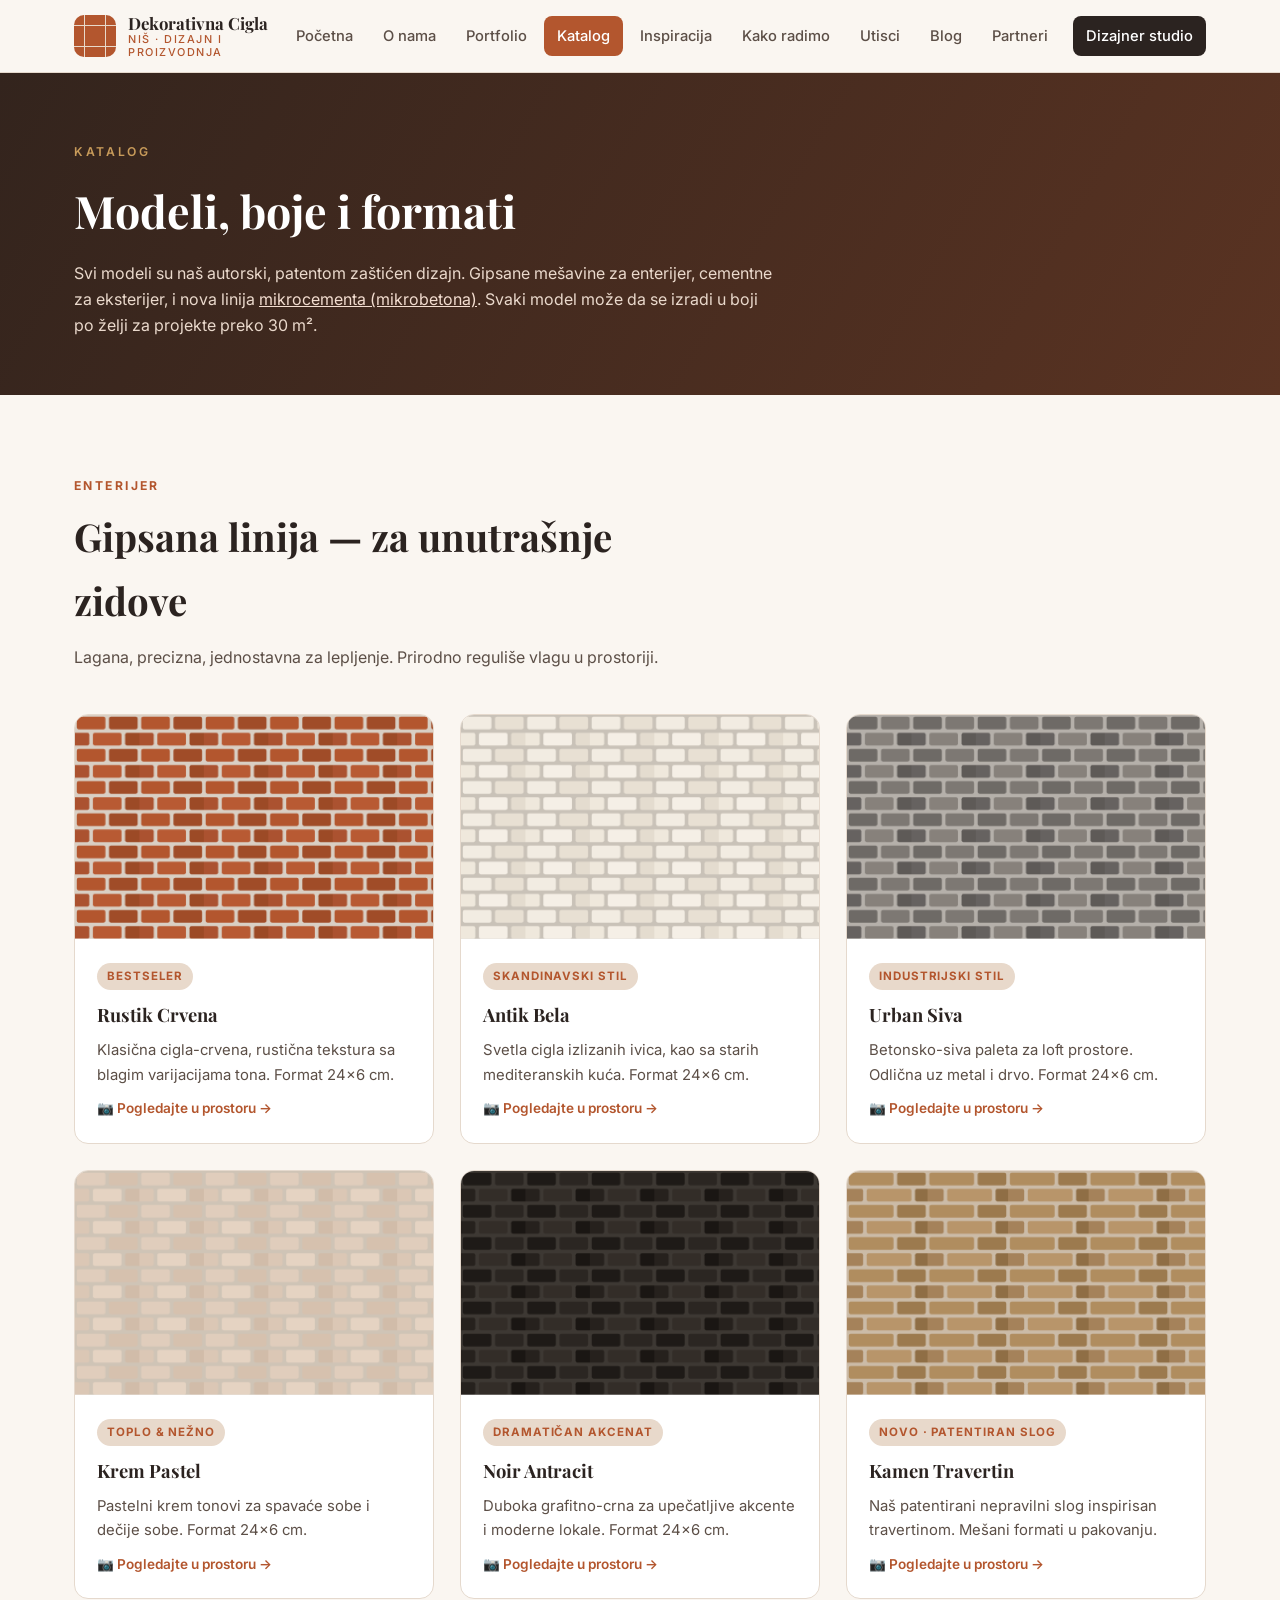
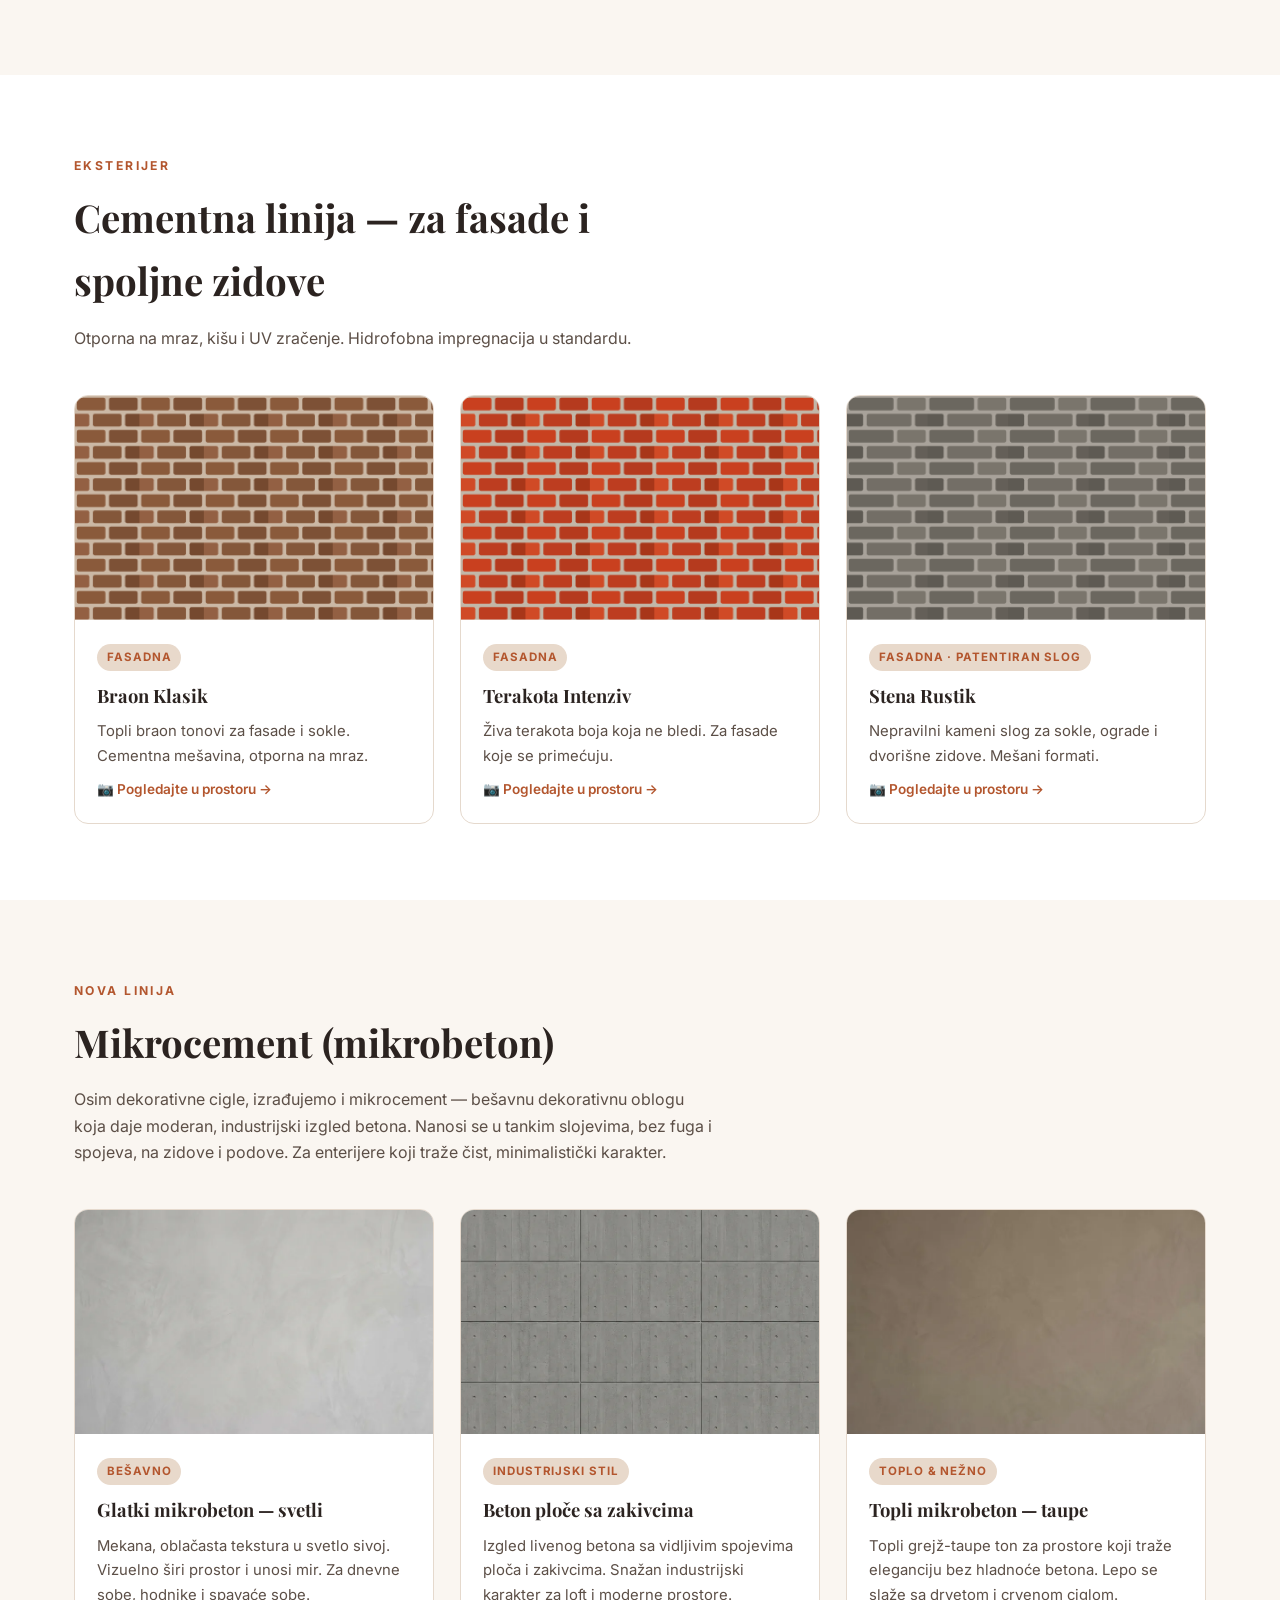
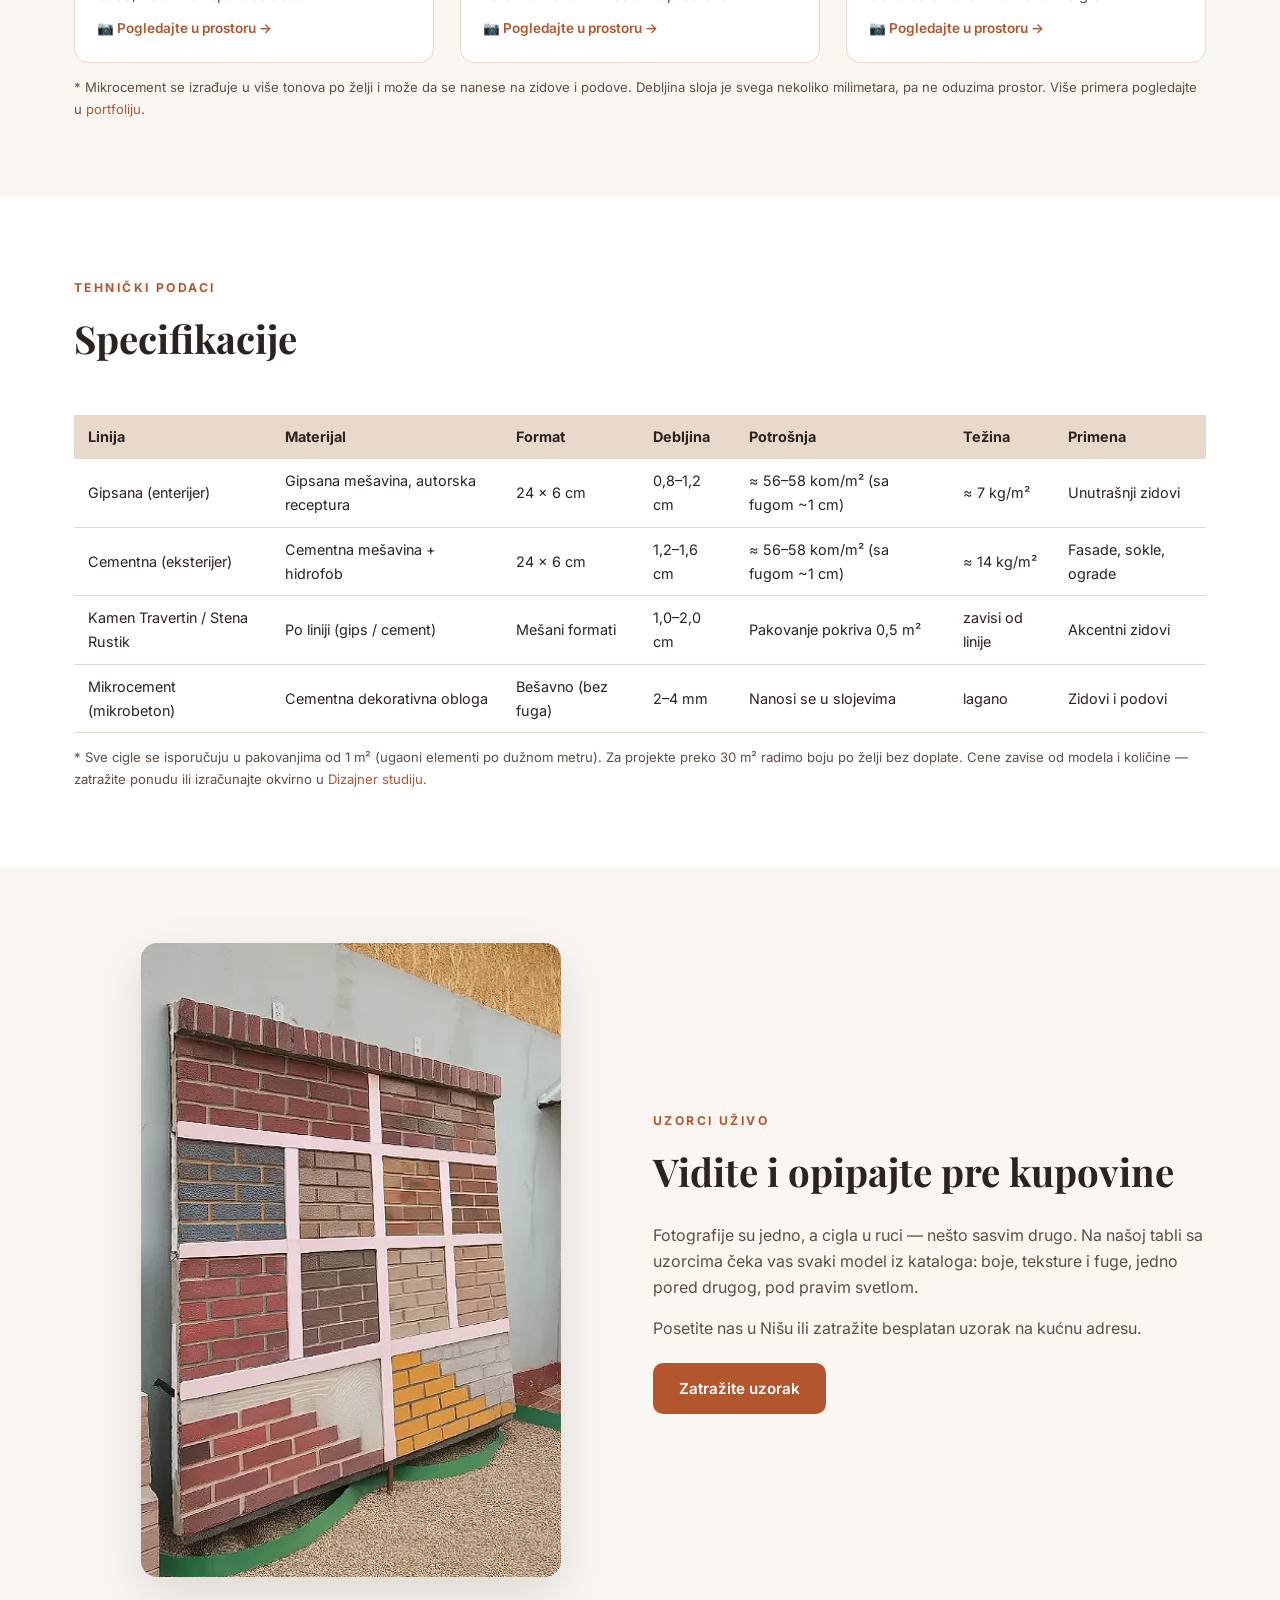
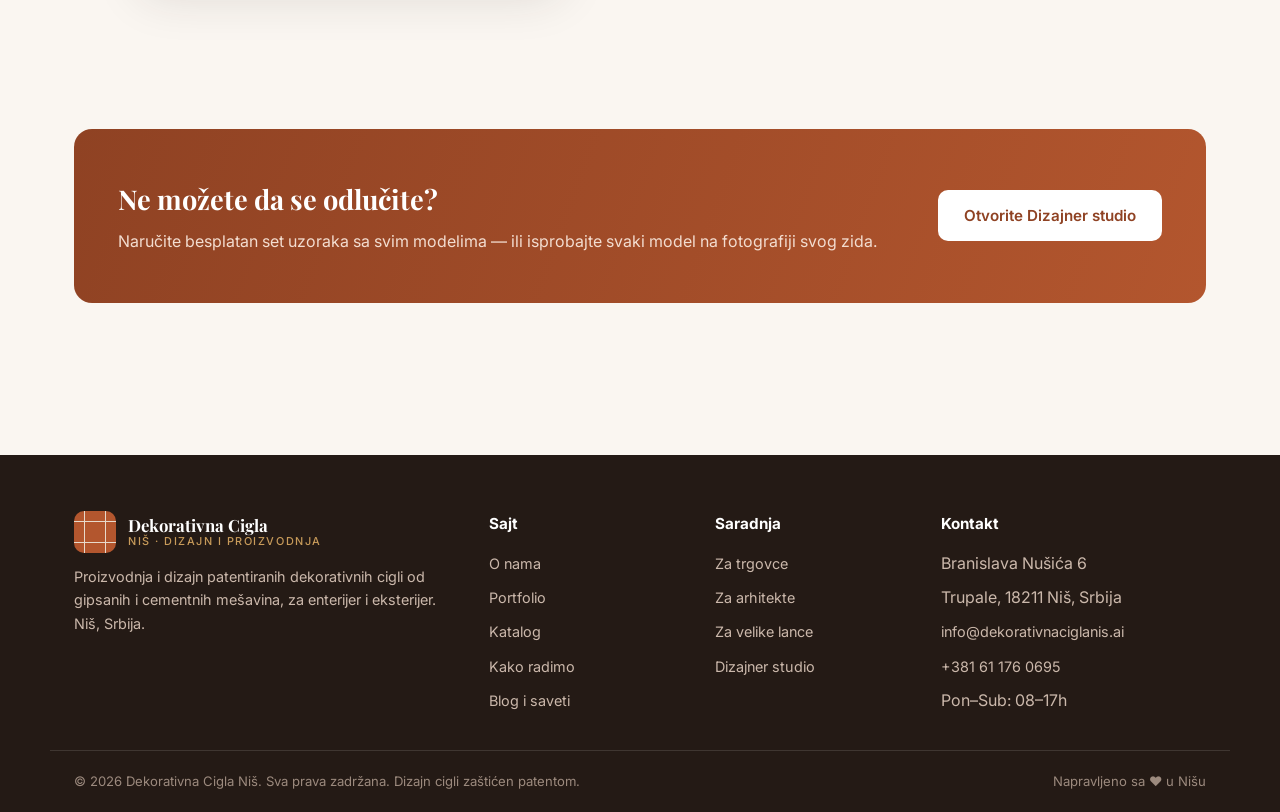
<file: katalog.html>
﻿<!DOCTYPE html>
<html lang="sr">
<head>
  <meta charset="UTF-8">
  <meta name="viewport" content="width=device-width, initial-scale=1.0">
  <title>Katalog — Dekorativna Cigla Niš</title>
  <meta name="description" content="Katalog dekorativnih cigli i mikrocementa (mikrobetona) — modeli za enterijer i eksterijer, formati, boje, potrošnja po m² i tehničke specifikacije. Patentiran dizajn, sopstvena proizvodnja u Nišu.">
  <link rel="preconnect" href="https://fonts.googleapis.com">
  <link rel="preconnect" href="https://fonts.gstatic.com" crossorigin>
  <link href="https://fonts.googleapis.com/css2?family=Playfair+Display:wght@500;600;700&family=Inter:wght@400;500;600;700&display=swap" rel="stylesheet">
  <link rel="stylesheet" href="css/style.css">
  <link rel="icon" type="image/png" sizes="32x32" href="img/favicon-32.png">
  <link rel="icon" type="image/png" sizes="512x512" href="img/icon-512.png">
  <link rel="apple-touch-icon" href="img/apple-touch-icon.png">
</head>
<body>

<header class="site-header">
  <div class="header-inner">
    <a class="brand" href="index.html">
      <span class="brand-mark" aria-hidden="true"></span>
      <span class="brand-name">Dekorativna Cigla<small>Niš &middot; dizajn i proizvodnja</small></span>
    </a>
    <button class="nav-toggle" aria-label="Otvori meni" aria-expanded="false">☰</button>
    <nav class="main-nav">
      <a href="index.html">Početna</a>
      <a href="o-nama.html">O nama</a>
      <a href="portfolio.html">Portfolio</a>
      <a href="katalog.html">Katalog</a>
      <a href="inspiracija.html">Inspiracija</a>
      <a href="kako-radimo.html">Kako radimo</a>
      <a href="utisci.html">Utisci</a>
      <a href="blog.html">Blog</a>
      <a href="partneri.html">Partneri</a>
      <a href="dizajner.html" class="nav-cta">Dizajner studio</a>
    </nav>
  </div>
</header>

<section class="page-hero">
  <div class="container">
    <span class="eyebrow">Katalog</span>
    <h1>Modeli, boje i formati</h1>
    <p>Svi modeli su naš autorski, patentom zaštićen dizajn. Gipsane mešavine za enterijer, cementne za eksterijer, i nova linija <a href="#mikrocement" style="color:#f3ddd0; text-decoration:underline;">mikrocementa (mikrobetona)</a>. Svaki model može da se izradi u boji po želji za projekte preko 30 m².</p>
  </div>
</section>

<section class="section">
  <div class="container">
    <div class="section-head reveal">
      <span class="eyebrow">Enterijer</span>
      <h2>Gipsana linija — za unutrašnje zidove</h2>
      <p>Lagana, precizna, jednostavna za lepljenje. Prirodno reguliše vlagu u prostoriji.</p>
    </div>
    <div class="grid grid-3">
      <div class="card reveal">
        <div class="card-media">
          <svg viewBox="0 0 400 250"><defs><pattern id="k1" width="72" height="36" patternUnits="userSpaceOnUse">
            <rect width="72" height="36" fill="#d9cfc4"/>
            <rect x="2" y="2" width="32" height="14" rx="2" fill="#b3562e"/><rect x="38" y="2" width="32" height="14" rx="2" fill="#a04c28"/>
            <rect x="-16" y="20" width="32" height="14" rx="2" fill="#ab5230"/><rect x="20" y="20" width="32" height="14" rx="2" fill="#b85a33"/><rect x="56" y="20" width="32" height="14" rx="2" fill="#9c4a26"/>
          </pattern></defs><rect width="400" height="250" fill="url(#k1)"/></svg>
        </div>
        <div class="card-body">
          <span class="card-tag">Bestseler</span>
          <h3>Rustik Crvena</h3>
          <p>Klasična cigla-crvena, rustična tekstura sa blagim varijacijama tona. Format 24×6 cm.</p>
          <span class="card-peek" data-lightbox="img/katalog-rustik-crvena.webp" data-caption="Rustik Crvena u dnevnoj sobi — ilustrativni prikaz">📷 Pogledajte u prostoru →</span>
        </div>
      </div>
      <div class="card reveal">
        <div class="card-media">
          <svg viewBox="0 0 400 250"><defs><pattern id="k2" width="72" height="36" patternUnits="userSpaceOnUse">
            <rect width="72" height="36" fill="#c9c2b8"/>
            <rect x="2" y="2" width="32" height="14" rx="2" fill="#f2ece2"/><rect x="38" y="2" width="32" height="14" rx="2" fill="#e8e0d3"/>
            <rect x="-16" y="20" width="32" height="14" rx="2" fill="#efe8dc"/><rect x="20" y="20" width="32" height="14" rx="2" fill="#f5efe6"/><rect x="56" y="20" width="32" height="14" rx="2" fill="#e4dccf"/>
          </pattern></defs><rect width="400" height="250" fill="url(#k2)"/></svg>
        </div>
        <div class="card-body">
          <span class="card-tag">Skandinavski stil</span>
          <h3>Antik Bela</h3>
          <p>Svetla cigla izlizanih ivica, kao sa starih mediteranskih kuća. Format 24×6 cm.</p>
          <span class="card-peek" data-lightbox="img/katalog-antik-bela.webp" data-caption="Antik Bela u skandinavskom enterijeru — ilustrativni prikaz">📷 Pogledajte u prostoru →</span>
        </div>
      </div>
      <div class="card reveal">
        <div class="card-media">
          <svg viewBox="0 0 400 250"><defs><pattern id="k3" width="72" height="36" patternUnits="userSpaceOnUse">
            <rect width="72" height="36" fill="#b5b0aa"/>
            <rect x="2" y="2" width="32" height="14" rx="2" fill="#6e6a66"/><rect x="38" y="2" width="32" height="14" rx="2" fill="#7d7873"/>
            <rect x="-16" y="20" width="32" height="14" rx="2" fill="#666260"/><rect x="20" y="20" width="32" height="14" rx="2" fill="#87817b"/><rect x="56" y="20" width="32" height="14" rx="2" fill="#5e5a57"/>
          </pattern></defs><rect width="400" height="250" fill="url(#k3)"/></svg>
        </div>
        <div class="card-body">
          <span class="card-tag">Industrijski stil</span>
          <h3>Urban Siva</h3>
          <p>Betonsko-siva paleta za loft prostore. Odlična uz metal i drvo. Format 24×6 cm.</p>
          <span class="card-peek" data-lightbox="img/katalog-urban-siva.webp" data-caption="Urban Siva u loft prostoru — ilustrativni prikaz">📷 Pogledajte u prostoru →</span>
        </div>
      </div>
      <div class="card reveal">
        <div class="card-media">
          <svg viewBox="0 0 400 250"><defs><pattern id="k4" width="72" height="36" patternUnits="userSpaceOnUse">
            <rect width="72" height="36" fill="#cfc4b6"/>
            <rect x="2" y="2" width="32" height="14" rx="2" fill="#e0cdbc"/><rect x="38" y="2" width="32" height="14" rx="2" fill="#d6c1ae"/>
            <rect x="-16" y="20" width="32" height="14" rx="2" fill="#dbc7b5"/><rect x="20" y="20" width="32" height="14" rx="2" fill="#e5d3c2"/><rect x="56" y="20" width="32" height="14" rx="2" fill="#d1bca9"/>
          </pattern></defs><rect width="400" height="250" fill="url(#k4)"/></svg>
        </div>
        <div class="card-body">
          <span class="card-tag">Toplo &amp; nežno</span>
          <h3>Krem Pastel</h3>
          <p>Pastelni krem tonovi za spavaće sobe i dečije sobe. Format 24×6 cm.</p>
          <span class="card-peek" data-lightbox="img/katalog-krem-pastel.webp" data-caption="Krem Pastel u spavaćoj sobi — ilustrativni prikaz">📷 Pogledajte u prostoru →</span>
        </div>
      </div>
      <div class="card reveal">
        <div class="card-media">
          <svg viewBox="0 0 400 250"><defs><pattern id="k5" width="72" height="36" patternUnits="userSpaceOnUse">
            <rect width="72" height="36" fill="#3d3833"/>
            <rect x="2" y="2" width="32" height="14" rx="2" fill="#1e1a17"/><rect x="38" y="2" width="32" height="14" rx="2" fill="#2b2622"/>
            <rect x="-16" y="20" width="32" height="14" rx="2" fill="#26211d"/><rect x="20" y="20" width="32" height="14" rx="2" fill="#332d28"/><rect x="56" y="20" width="32" height="14" rx="2" fill="#1a1613"/>
          </pattern></defs><rect width="400" height="250" fill="url(#k5)"/></svg>
        </div>
        <div class="card-body">
          <span class="card-tag">Dramatičan akcenat</span>
          <h3>Noir Antracit</h3>
          <p>Duboka grafitno-crna za upečatljive akcente i moderne lokale. Format 24×6 cm.</p>
          <span class="card-peek" data-lightbox="img/katalog-noir-antracit.webp" data-caption="Noir Antracit u modernom baru — ilustrativni prikaz">📷 Pogledajte u prostoru →</span>
        </div>
      </div>
      <div class="card reveal">
        <div class="card-media">
          <svg viewBox="0 0 400 250"><defs><pattern id="k6" width="90" height="36" patternUnits="userSpaceOnUse">
            <rect width="90" height="36" fill="#cbbba7"/>
            <rect x="2" y="2" width="50" height="14" rx="2" fill="#b08d5f"/><rect x="56" y="2" width="32" height="14" rx="2" fill="#9c7a4e"/>
            <rect x="-20" y="20" width="38" height="14" rx="2" fill="#a5825a"/><rect x="22" y="20" width="50" height="14" rx="2" fill="#b8956a"/><rect x="76" y="20" width="32" height="14" rx="2" fill="#8f6e45"/>
          </pattern></defs><rect width="400" height="250" fill="url(#k6)"/></svg>
        </div>
        <div class="card-body">
          <span class="card-tag">Novo &middot; patentiran slog</span>
          <h3>Kamen Travertin</h3>
          <p>Naš patentirani nepravilni slog inspirisan travertinom. Mešani formati u pakovanju.</p>
          <span class="card-peek" data-lightbox="img/katalog-kamen-travertin.webp" data-caption="Kamen Travertin u hodniku — ilustrativni prikaz">📷 Pogledajte u prostoru →</span>
        </div>
      </div>
    </div>
  </div>
</section>

<section class="section alt">
  <div class="container">
    <div class="section-head reveal">
      <span class="eyebrow">Eksterijer</span>
      <h2>Cementna linija — za fasade i spoljne zidove</h2>
      <p>Otporna na mraz, kišu i UV zračenje. Hidrofobna impregnacija u standardu.</p>
    </div>
    <div class="grid grid-3">
      <div class="card reveal">
        <div class="card-media">
          <svg viewBox="0 0 400 250"><defs><pattern id="k7" width="72" height="36" patternUnits="userSpaceOnUse">
            <rect width="72" height="36" fill="#cbb8a5"/>
            <rect x="2" y="2" width="32" height="14" rx="2" fill="#8a5a3b"/><rect x="38" y="2" width="32" height="14" rx="2" fill="#7d5136"/>
            <rect x="-16" y="20" width="32" height="14" rx="2" fill="#936043"/><rect x="20" y="20" width="32" height="14" rx="2" fill="#84573a"/><rect x="56" y="20" width="32" height="14" rx="2" fill="#75492f"/>
          </pattern></defs><rect width="400" height="250" fill="url(#k7)"/></svg>
        </div>
        <div class="card-body">
          <span class="card-tag">Fasadna</span>
          <h3>Braon Klasik</h3>
          <p>Topli braon tonovi za fasade i sokle. Cementna mešavina, otporna na mraz.</p>
          <span class="card-peek" data-lightbox="img/katalog-braon-klasik.webp" data-caption="Braon Klasik na fasadi — ilustrativni prikaz">📷 Pogledajte u prostoru →</span>
        </div>
      </div>
      <div class="card reveal">
        <div class="card-media">
          <svg viewBox="0 0 400 250"><defs><pattern id="k8" width="72" height="36" patternUnits="userSpaceOnUse">
            <rect width="72" height="36" fill="#c2b7a8"/>
            <rect x="2" y="2" width="32" height="14" rx="2" fill="#c9401f"/><rect x="38" y="2" width="32" height="14" rx="2" fill="#b53a1e"/>
            <rect x="-16" y="20" width="32" height="14" rx="2" fill="#d04a26"/><rect x="20" y="20" width="32" height="14" rx="2" fill="#bd3d20"/><rect x="56" y="20" width="32" height="14" rx="2" fill="#a83619"/>
          </pattern></defs><rect width="400" height="250" fill="url(#k8)"/></svg>
        </div>
        <div class="card-body">
          <span class="card-tag">Fasadna</span>
          <h3>Terakota Intenziv</h3>
          <p>Živa terakota boja koja ne bledi. Za fasade koje se primećuju.</p>
          <span class="card-peek" data-lightbox="img/katalog-terakota-intenziv.webp" data-caption="Terakota Intenziv na fasadi — ilustrativni prikaz">📷 Pogledajte u prostoru →</span>
        </div>
      </div>
      <div class="card reveal">
        <div class="card-media">
          <svg viewBox="0 0 400 250"><defs><pattern id="k9" width="90" height="36" patternUnits="userSpaceOnUse">
            <rect width="90" height="36" fill="#a8a29a"/>
            <rect x="2" y="2" width="50" height="14" rx="2" fill="#6b675f"/><rect x="56" y="2" width="32" height="14" rx="2" fill="#7a756c"/>
            <rect x="-20" y="20" width="38" height="14" rx="2" fill="#5e5a53"/><rect x="22" y="20" width="50" height="14" rx="2" fill="#736e66"/><rect x="76" y="20" width="32" height="14" rx="2" fill="#645f58"/>
          </pattern></defs><rect width="400" height="250" fill="url(#k9)"/></svg>
        </div>
        <div class="card-body">
          <span class="card-tag">Fasadna &middot; patentiran slog</span>
          <h3>Stena Rustik</h3>
          <p>Nepravilni kameni slog za sokle, ograde i dvorišne zidove. Mešani formati.</p>
          <span class="card-peek" data-lightbox="img/katalog-stena-rustik.webp" data-caption="Stena Rustik na dvorišnom zidu — ilustrativni prikaz">📷 Pogledajte u prostoru →</span>
        </div>
      </div>
    </div>
  </div>
</section>

<section class="section" id="mikrocement">
  <div class="container">
    <div class="section-head reveal">
      <span class="eyebrow">Nova linija</span>
      <h2>Mikrocement (mikrobeton)</h2>
      <p>Osim dekorativne cigle, izrađujemo i mikrocement — bešavnu dekorativnu oblogu koja daje moderan, industrijski izgled betona. Nanosi se u tankim slojevima, bez fuga i spojeva, na zidove i podove. Za enterijere koji traže čist, minimalistički karakter.</p>
    </div>
    <div class="grid grid-3">
      <div class="card reveal">
        <div class="card-media"><img src="img/tex-mc-glatki-svetli.webp" alt="Glatki svetli mikrocement" loading="lazy"></div>
        <div class="card-body">
          <span class="card-tag">Bešavno</span>
          <h3>Glatki mikrobeton — svetli</h3>
          <p>Mekana, oblačasta tekstura u svetlo sivoj. Vizuelno širi prostor i unosi mir. Za dnevne sobe, hodnike i spavaće sobe.</p>
          <span class="card-peek" data-lightbox="img/rad-otvoreni-prostor.webp" data-caption="Mikrobeton zid u dnevnom boravku — realizovan projekat">📷 Pogledajte u prostoru →</span>
        </div>
      </div>
      <div class="card reveal">
        <div class="card-media"><img src="img/tex-mc-ploce-zakivci.webp" alt="Beton ploče sa zakivcima" loading="lazy"></div>
        <div class="card-body">
          <span class="card-tag">Industrijski stil</span>
          <h3>Beton ploče sa zakivcima</h3>
          <p>Izgled livenog betona sa vidljivim spojevima ploča i zakivcima. Snažan industrijski karakter za loft i moderne prostore.</p>
          <span class="card-peek" data-lightbox="img/rad-mikrocement-1.webp" data-caption="Ugaoni zid od betonskih ploča — realizovan projekat">📷 Pogledajte u prostoru →</span>
        </div>
      </div>
      <div class="card reveal">
        <div class="card-media"><img src="img/tex-mc-taupe.webp" alt="Topli taupe mikrocement" loading="lazy"></div>
        <div class="card-body">
          <span class="card-tag">Toplo &amp; nežno</span>
          <h3>Topli mikrobeton — taupe</h3>
          <p>Topli grejž-taupe ton za prostore koji traže eleganciju bez hladnoće betona. Lepo se slaže sa drvetom i crvenom ciglom.</p>
          <span class="card-peek" data-lightbox="img/rad-stan-mc-3.webp" data-caption="Mikrobeton uz crvenu ciglu — realizovan projekat">📷 Pogledajte u prostoru →</span>
        </div>
      </div>
    </div>
    <p class="designer-note reveal" style="margin-top:14px;">
      * Mikrocement se izrađuje u više tonova po želji i može da se nanese na zidove i podove.
      Debljina sloja je svega nekoliko milimetara, pa ne oduzima prostor. Više primera pogledajte u <a href="portfolio.html">portfoliju</a>.
    </p>
  </div>
</section>

<section class="section alt">
  <div class="container">
    <div class="section-head reveal">
      <span class="eyebrow">Tehnički podaci</span>
      <h2>Specifikacije</h2>
    </div>
    <div class="table-scroll reveal">
      <table class="spec-table">
        <thead>
          <tr><th>Linija</th><th>Materijal</th><th>Format</th><th>Debljina</th><th>Potrošnja</th><th>Težina</th><th>Primena</th></tr>
        </thead>
        <tbody>
          <tr><td>Gipsana (enterijer)</td><td>Gipsana mešavina, autorska receptura</td><td>24 × 6 cm</td><td>0,8–1,2 cm</td><td>≈ 56–58 kom/m² (sa fugom ~1 cm)</td><td>≈ 7 kg/m²</td><td>Unutrašnji zidovi</td></tr>
          <tr><td>Cementna (eksterijer)</td><td>Cementna mešavina + hidrofob</td><td>24 × 6 cm</td><td>1,2–1,6 cm</td><td>≈ 56–58 kom/m² (sa fugom ~1 cm)</td><td>≈ 14 kg/m²</td><td>Fasade, sokle, ograde</td></tr>
          <tr><td>Kamen Travertin / Stena Rustik</td><td>Po liniji (gips / cement)</td><td>Mešani formati</td><td>1,0–2,0 cm</td><td>Pakovanje pokriva 0,5 m²</td><td>zavisi od linije</td><td>Akcentni zidovi</td></tr>
          <tr><td>Mikrocement (mikrobeton)</td><td>Cementna dekorativna obloga</td><td>Bešavno (bez fuga)</td><td>2–4 mm</td><td>Nanosi se u slojevima</td><td>lagano</td><td>Zidovi i podovi</td></tr>
        </tbody>
      </table>
    </div>
    <p class="designer-note reveal" style="margin-top:14px;">
      * Sve cigle se isporučuju u pakovanjima od 1 m² (ugaoni elementi po dužnom metru). Za projekte preko 30 m² radimo boju po želji bez doplate.
      Cene zavise od modela i količine — zatražite ponudu ili izračunajte okvirno u <a href="dizajner.html">Dizajner studiju</a>.
    </p>
  </div>
</section>

<section class="section">
  <div class="container">
    <div class="grid grid-2" style="align-items:center;">
      <div class="reveal">
        <img src="img/rad-tabla-uzorci.webp" alt="Tabla sa uzorcima svih modela dekorativne cigle" loading="lazy" data-lightbox="img/rad-tabla-uzorci.webp" data-caption="Naša tabla sa uzorcima — svi modeli na jednom mestu" style="border-radius:16px; box-shadow:var(--shadow-lg); width:100%; max-width:420px; margin:0 auto; display:block;">
      </div>
      <div class="reveal">
        <div class="section-head" style="margin-bottom:18px;">
          <span class="eyebrow">Uzorci uživo</span>
          <h2>Vidite i opipajte pre kupovine</h2>
        </div>
        <p style="color:var(--ink-soft); margin-bottom:14px;">
          Fotografije su jedno, a cigla u ruci — nešto sasvim drugo. Na našoj tabli sa uzorcima čeka vas
          svaki model iz kataloga: boje, teksture i fuge, jedno pored drugog, pod pravim svetlom.
        </p>
        <p style="color:var(--ink-soft); margin-bottom:22px;">
          Posetite nas u Nišu ili zatražite besplatan uzorak na kućnu adresu.
        </p>
        <a class="btn btn-primary" href="partneri.html#kontakt">Zatražite uzorak</a>
      </div>
    </div>
  </div>
</section>

<section class="section">
  <div class="container">
    <div class="cta-band reveal">
      <div>
        <h2>Ne možete da se odlučite?</h2>
        <p>Naručite besplatan set uzoraka sa svim modelima — ili isprobajte svaki model na fotografiji svog zida.</p>
      </div>
      <a class="btn" href="dizajner.html">Otvorite Dizajner studio</a>
    </div>
  </div>
</section>

<footer class="site-footer">
  <div class="footer-inner">
    <div class="footer-about">
      <a class="brand" href="index.html" style="color:#fff;">
        <span class="brand-mark" aria-hidden="true"></span>
        <span class="brand-name">Dekorativna Cigla<small style="color:var(--gold);">Niš &middot; dizajn i proizvodnja</small></span>
      </a>
      <p>Proizvodnja i dizajn patentiranih dekorativnih cigli od gipsanih i cementnih mešavina, za enterijer i eksterijer. Niš, Srbija.</p>
    </div>
    <div>
      <h4>Sajt</h4>
      <ul>
        <li><a href="o-nama.html">O nama</a></li>
        <li><a href="portfolio.html">Portfolio</a></li>
        <li><a href="katalog.html">Katalog</a></li>
        <li><a href="kako-radimo.html">Kako radimo</a></li>
        <li><a href="blog.html">Blog i saveti</a></li>
      </ul>
    </div>
    <div>
      <h4>Saradnja</h4>
      <ul>
        <li><a href="partneri.html">Za trgovce</a></li>
        <li><a href="partneri.html">Za arhitekte</a></li>
        <li><a href="partneri.html">Za velike lance</a></li>
        <li><a href="dizajner.html">Dizajner studio</a></li>
      </ul>
    </div>
    <div>
      <h4>Kontakt</h4>
      <ul>
        <li>Branislava Nušića 6</li>
        <li>Trupale, 18211 Niš, Srbija</li>
        <li><a href="mailto:info@dekorativnaciglanis.ai">info@dekorativnaciglanis.ai</a></li>
        <li><a href="tel:+381611760695">+381 61 176 0695</a></li>
        <li>Pon–Sub: 08–17h</li>
      </ul>
    </div>
  </div>
  <div class="footer-bottom">
    <span>© <span id="year"></span> Dekorativna Cigla Niš. Sva prava zadržana. Dizajn cigli zaštićen patentom.</span>
    <span>Napravljeno sa ♥ u Nišu</span>
  </div>
</footer>

<script src="js/main.js"></script>
</body>
</html>
</file>
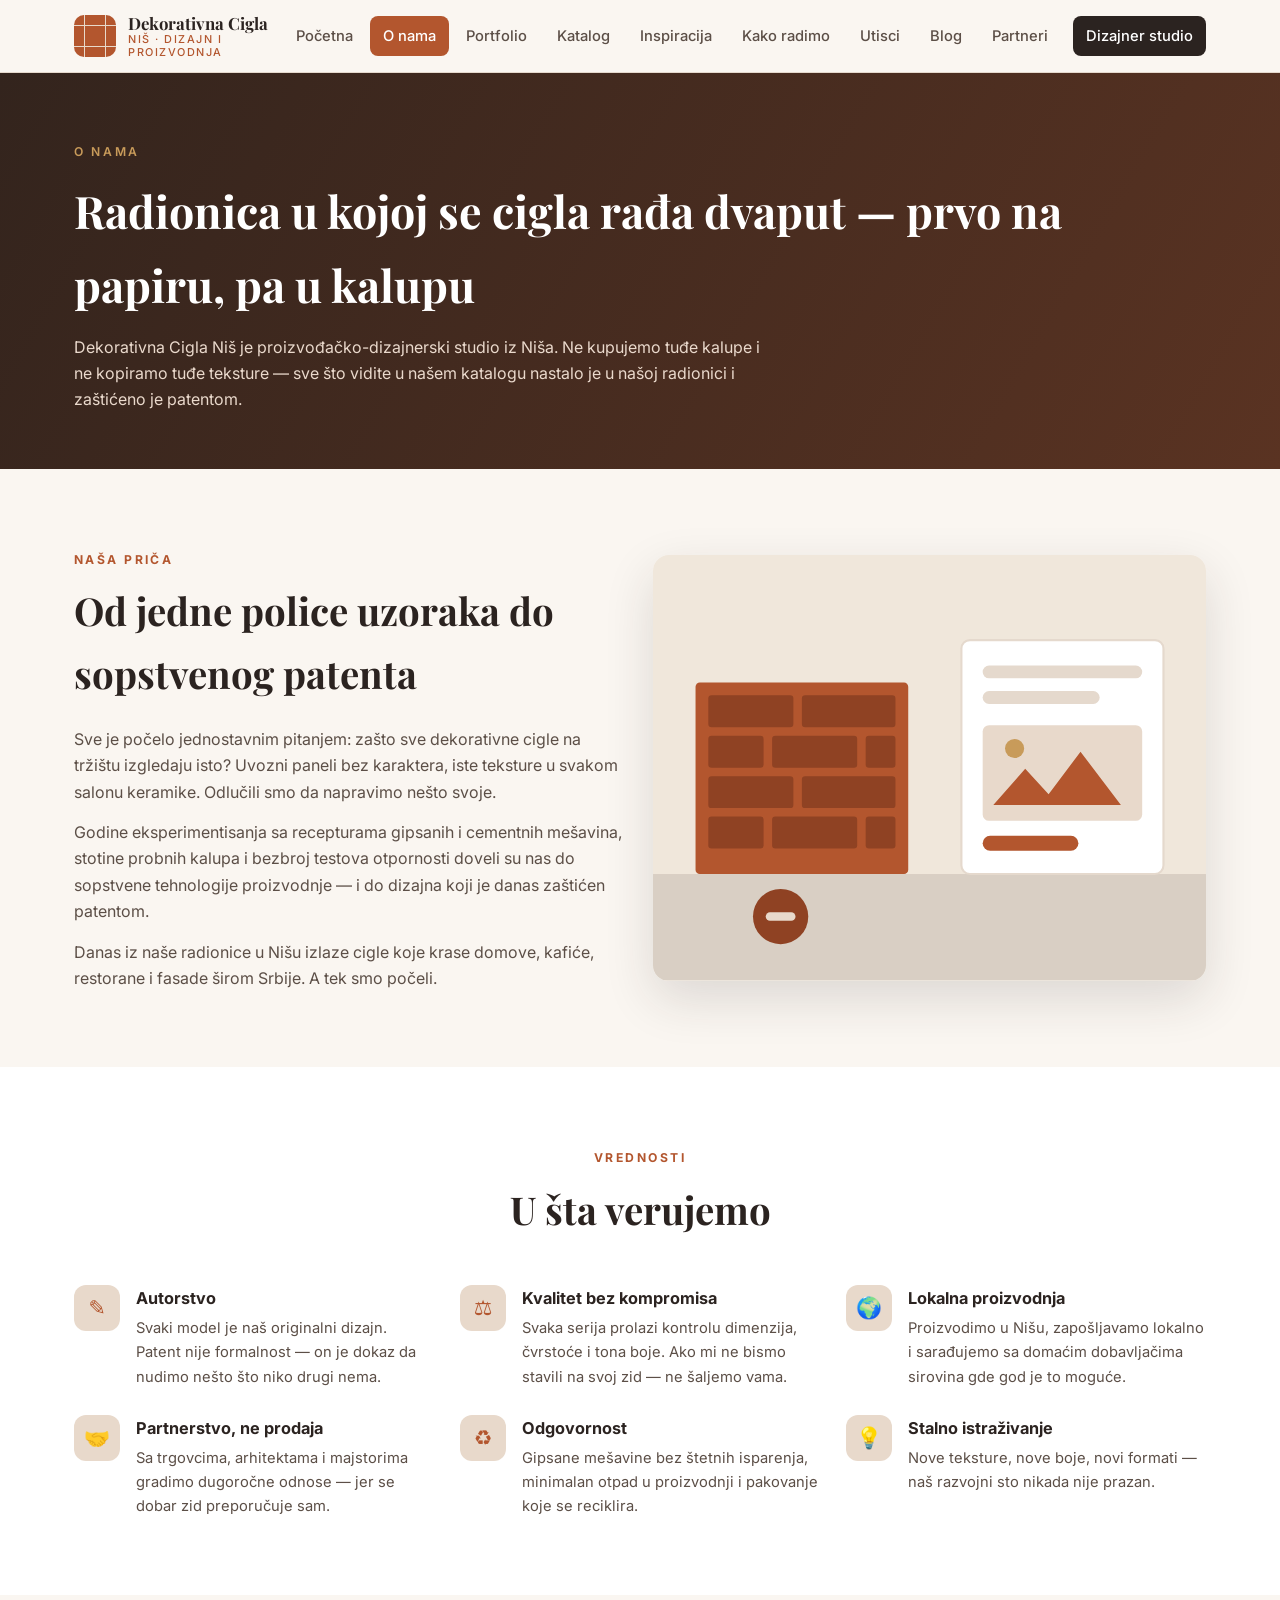
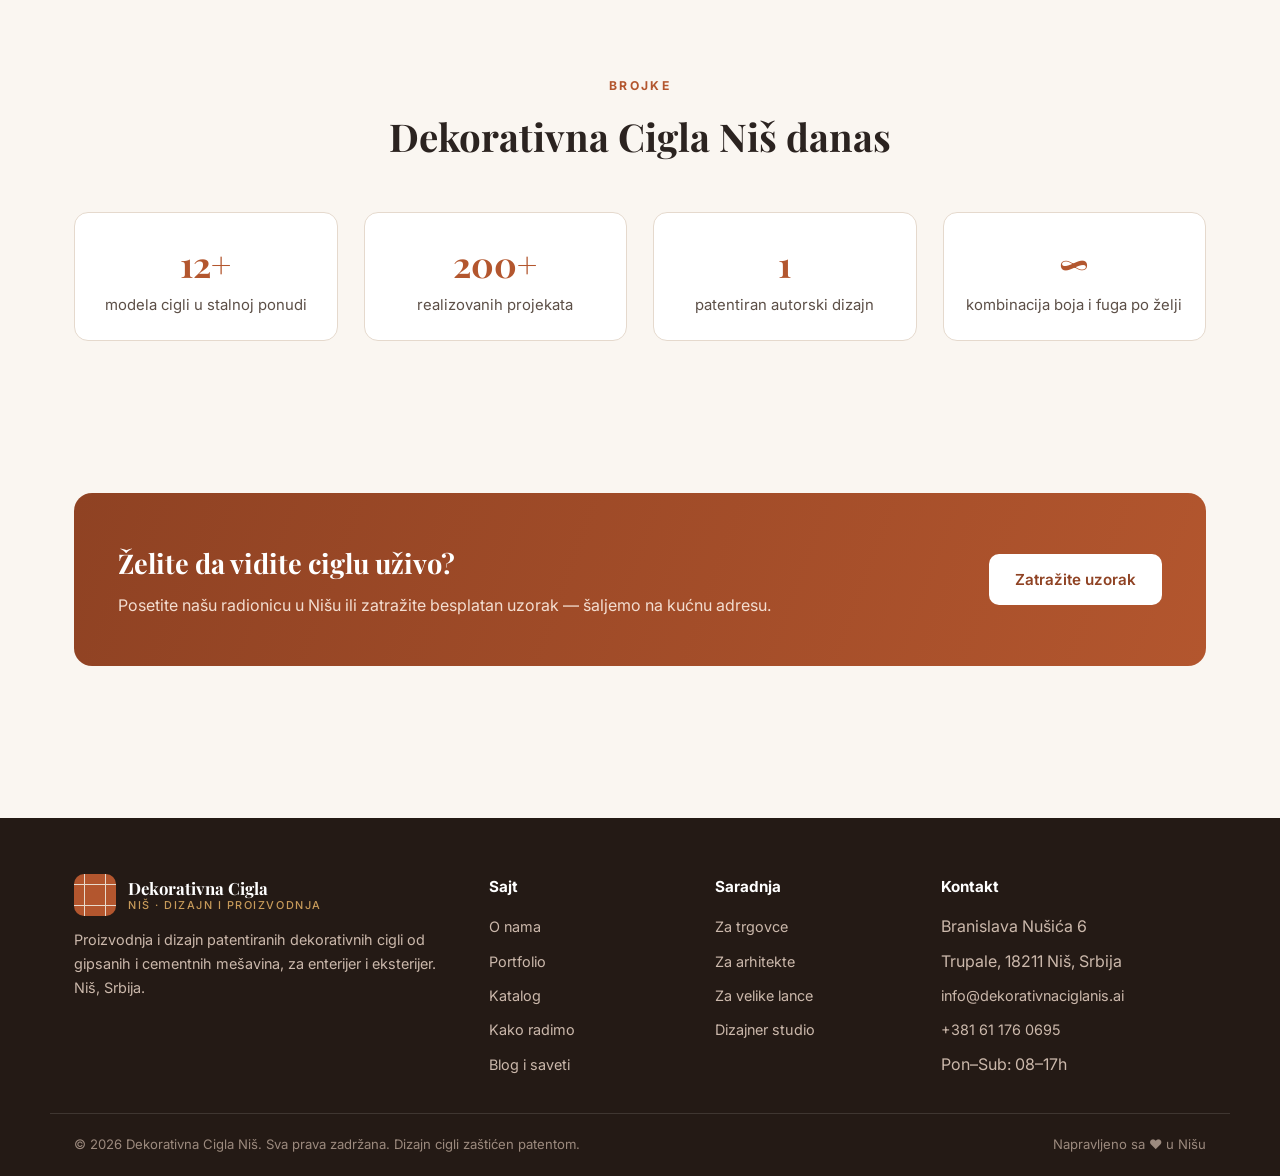
<file: o-nama.html>
﻿<!DOCTYPE html>
<html lang="sr">
<head>
  <meta charset="UTF-8">
  <meta name="viewport" content="width=device-width, initial-scale=1.0">
  <title>O nama — Dekorativna Cigla Niš</title>
  <meta name="description" content="Upoznajte Dekorativnu Ciglu Niš — porodičnu radionicu koja dizajnira i proizvodi patentirane dekorativne cigle od gipsanih i cementnih mešavina.">
  <link rel="preconnect" href="https://fonts.googleapis.com">
  <link rel="preconnect" href="https://fonts.gstatic.com" crossorigin>
  <link href="https://fonts.googleapis.com/css2?family=Playfair+Display:wght@500;600;700&family=Inter:wght@400;500;600;700&display=swap" rel="stylesheet">
  <link rel="stylesheet" href="css/style.css">
  <link rel="icon" type="image/png" sizes="32x32" href="img/favicon-32.png">
  <link rel="icon" type="image/png" sizes="512x512" href="img/icon-512.png">
  <link rel="apple-touch-icon" href="img/apple-touch-icon.png">
</head>
<body>

<header class="site-header">
  <div class="header-inner">
    <a class="brand" href="index.html">
      <span class="brand-mark" aria-hidden="true"></span>
      <span class="brand-name">Dekorativna Cigla<small>Niš &middot; dizajn i proizvodnja</small></span>
    </a>
    <button class="nav-toggle" aria-label="Otvori meni" aria-expanded="false">☰</button>
    <nav class="main-nav">
      <a href="index.html">Početna</a>
      <a href="o-nama.html">O nama</a>
      <a href="portfolio.html">Portfolio</a>
      <a href="katalog.html">Katalog</a>
      <a href="inspiracija.html">Inspiracija</a>
      <a href="kako-radimo.html">Kako radimo</a>
      <a href="utisci.html">Utisci</a>
      <a href="blog.html">Blog</a>
      <a href="partneri.html">Partneri</a>
      <a href="dizajner.html" class="nav-cta">Dizajner studio</a>
    </nav>
  </div>
</header>

<section class="page-hero">
  <div class="container">
    <span class="eyebrow">O nama</span>
    <h1>Radionica u kojoj se cigla rađa dvaput — prvo na papiru, pa u kalupu</h1>
    <p>Dekorativna Cigla Niš je proizvođačko-dizajnerski studio iz Niša. Ne kupujemo tuđe kalupe i ne kopiramo tuđe teksture — sve što vidite u našem katalogu nastalo je u našoj radionici i zaštićeno je patentom.</p>
  </div>
</section>

<section class="section">
  <div class="container">
    <div class="grid grid-2" style="align-items:center;">
      <div class="reveal">
        <div class="section-head" style="margin-bottom:20px;">
          <span class="eyebrow">Naša priča</span>
          <h2>Od jedne police uzoraka do sopstvenog patenta</h2>
        </div>
        <p style="color:var(--ink-soft); margin-bottom:14px;">
          Sve je počelo jednostavnim pitanjem: zašto sve dekorativne cigle na tržištu izgledaju isto?
          Uvozni paneli bez karaktera, iste teksture u svakom salonu keramike. Odlučili smo da napravimo nešto svoje.
        </p>
        <p style="color:var(--ink-soft); margin-bottom:14px;">
          Godine eksperimentisanja sa recepturama gipsanih i cementnih mešavina, stotine probnih kalupa i bezbroj
          testova otpornosti doveli su nas do sopstvene tehnologije proizvodnje — i do dizajna koji je danas
          zaštićen patentom.
        </p>
        <p style="color:var(--ink-soft);">
          Danas iz naše radionice u Nišu izlaze cigle koje krase domove, kafiće, restorane i fasade širom Srbije.
          A tek smo počeli.
        </p>
      </div>
      <div class="reveal">
        <svg viewBox="0 0 520 400" xmlns="http://www.w3.org/2000/svg" role="img" aria-label="Ilustracija radionice" style="border-radius:16px; box-shadow:var(--shadow-lg);">
          <rect width="520" height="400" fill="#f0e7db"/>
          <rect x="0" y="300" width="520" height="100" fill="#d9cfc4"/>
          <rect x="40" y="120" width="200" height="180" fill="#b3562e" rx="4"/>
          <g fill="#8f4223">
            <rect x="52" y="132" width="80" height="30" rx="3"/><rect x="140" y="132" width="88" height="30" rx="3"/>
            <rect x="52" y="170" width="52" height="30" rx="3"/><rect x="112" y="170" width="80" height="30" rx="3"/><rect x="200" y="170" width="28" height="30" rx="3"/>
            <rect x="52" y="208" width="80" height="30" rx="3"/><rect x="140" y="208" width="88" height="30" rx="3"/>
            <rect x="52" y="246" width="52" height="30" rx="3"/><rect x="112" y="246" width="80" height="30" rx="3"/><rect x="200" y="246" width="28" height="30" rx="3"/>
          </g>
          <rect x="290" y="80" width="190" height="220" fill="#fff" rx="8" stroke="#e5d9cd" stroke-width="2"/>
          <rect x="310" y="104" width="150" height="12" rx="6" fill="#e5d9cd"/>
          <rect x="310" y="128" width="110" height="12" rx="6" fill="#e5d9cd"/>
          <rect x="310" y="160" width="150" height="90" rx="6" fill="#e8d9cb"/>
          <path d="M320 235 l30 -34 22 24 30 -40 38 50 z" fill="#b3562e"/>
          <circle cx="340" cy="182" r="9" fill="#c89b5a"/>
          <rect x="310" y="264" width="90" height="14" rx="7" fill="#b3562e"/>
          <circle cx="120" cy="340" r="26" fill="#8f4223"/>
          <rect x="106" y="336" width="28" height="8" rx="4" fill="#e8d9cb"/>
        </svg>
      </div>
    </div>
  </div>
</section>

<section class="section alt">
  <div class="container">
    <div class="section-head center reveal">
      <span class="eyebrow">Vrednosti</span>
      <h2>U šta verujemo</h2>
    </div>
    <div class="grid grid-3">
      <div class="feature reveal">
        <div class="icon">✎</div>
        <div>
          <h3>Autorstvo</h3>
          <p>Svaki model je naš originalni dizajn. Patent nije formalnost — on je dokaz da nudimo nešto što niko drugi nema.</p>
        </div>
      </div>
      <div class="feature reveal">
        <div class="icon">⚖</div>
        <div>
          <h3>Kvalitet bez kompromisa</h3>
          <p>Svaka serija prolazi kontrolu dimenzija, čvrstoće i tona boje. Ako mi ne bismo stavili na svoj zid — ne šaljemo vama.</p>
        </div>
      </div>
      <div class="feature reveal">
        <div class="icon">🌍</div>
        <div>
          <h3>Lokalna proizvodnja</h3>
          <p>Proizvodimo u Nišu, zapošljavamo lokalno i sarađujemo sa domaćim dobavljačima sirovina gde god je to moguće.</p>
        </div>
      </div>
      <div class="feature reveal">
        <div class="icon">🤝</div>
        <div>
          <h3>Partnerstvo, ne prodaja</h3>
          <p>Sa trgovcima, arhitektama i majstorima gradimo dugoročne odnose — jer se dobar zid preporučuje sam.</p>
        </div>
      </div>
      <div class="feature reveal">
        <div class="icon">♻</div>
        <div>
          <h3>Odgovornost</h3>
          <p>Gipsane mešavine bez štetnih isparenja, minimalan otpad u proizvodnji i pakovanje koje se reciklira.</p>
        </div>
      </div>
      <div class="feature reveal">
        <div class="icon">💡</div>
        <div>
          <h3>Stalno istraživanje</h3>
          <p>Nove teksture, nove boje, novi formati — naš razvojni sto nikada nije prazan.</p>
        </div>
      </div>
    </div>
  </div>
</section>

<section class="section">
  <div class="container">
    <div class="section-head center reveal">
      <span class="eyebrow">Brojke</span>
      <h2>Dekorativna Cigla Niš danas</h2>
    </div>
    <div class="grid grid-4">
      <div class="card reveal"><div class="card-body" style="text-align:center;">
        <b style="font-family:var(--font-display); font-size:2.2rem; color:var(--brick);">12+</b>
        <p>modela cigli u stalnoj ponudi</p>
      </div></div>
      <div class="card reveal"><div class="card-body" style="text-align:center;">
        <b style="font-family:var(--font-display); font-size:2.2rem; color:var(--brick);">200+</b>
        <p>realizovanih projekata</p>
      </div></div>
      <div class="card reveal"><div class="card-body" style="text-align:center;">
        <b style="font-family:var(--font-display); font-size:2.2rem; color:var(--brick);">1</b>
        <p>patentiran autorski dizajn</p>
      </div></div>
      <div class="card reveal"><div class="card-body" style="text-align:center;">
        <b style="font-family:var(--font-display); font-size:2.2rem; color:var(--brick);">∞</b>
        <p>kombinacija boja i fuga po želji</p>
      </div></div>
    </div>
  </div>
</section>

<section class="section">
  <div class="container">
    <div class="cta-band reveal">
      <div>
        <h2>Želite da vidite ciglu uživo?</h2>
        <p>Posetite našu radionicu u Nišu ili zatražite besplatan uzorak — šaljemo na kućnu adresu.</p>
      </div>
      <a class="btn" href="partneri.html#kontakt">Zatražite uzorak</a>
    </div>
  </div>
</section>

<footer class="site-footer">
  <div class="footer-inner">
    <div class="footer-about">
      <a class="brand" href="index.html" style="color:#fff;">
        <span class="brand-mark" aria-hidden="true"></span>
        <span class="brand-name">Dekorativna Cigla<small style="color:var(--gold);">Niš &middot; dizajn i proizvodnja</small></span>
      </a>
      <p>Proizvodnja i dizajn patentiranih dekorativnih cigli od gipsanih i cementnih mešavina, za enterijer i eksterijer. Niš, Srbija.</p>
    </div>
    <div>
      <h4>Sajt</h4>
      <ul>
        <li><a href="o-nama.html">O nama</a></li>
        <li><a href="portfolio.html">Portfolio</a></li>
        <li><a href="katalog.html">Katalog</a></li>
        <li><a href="kako-radimo.html">Kako radimo</a></li>
        <li><a href="blog.html">Blog i saveti</a></li>
      </ul>
    </div>
    <div>
      <h4>Saradnja</h4>
      <ul>
        <li><a href="partneri.html">Za trgovce</a></li>
        <li><a href="partneri.html">Za arhitekte</a></li>
        <li><a href="partneri.html">Za velike lance</a></li>
        <li><a href="dizajner.html">Dizajner studio</a></li>
      </ul>
    </div>
    <div>
      <h4>Kontakt</h4>
      <ul>
        <li>Branislava Nušića 6</li>
        <li>Trupale, 18211 Niš, Srbija</li>
        <li><a href="mailto:info@dekorativnaciglanis.ai">info@dekorativnaciglanis.ai</a></li>
        <li><a href="tel:+381611760695">+381 61 176 0695</a></li>
        <li>Pon–Sub: 08–17h</li>
      </ul>
    </div>
  </div>
  <div class="footer-bottom">
    <span>© <span id="year"></span> Dekorativna Cigla Niš. Sva prava zadržana. Dizajn cigli zaštićen patentom.</span>
    <span>Napravljeno sa ♥ u Nišu</span>
  </div>
</footer>

<script src="js/main.js"></script>
</body>
</html>
</file>
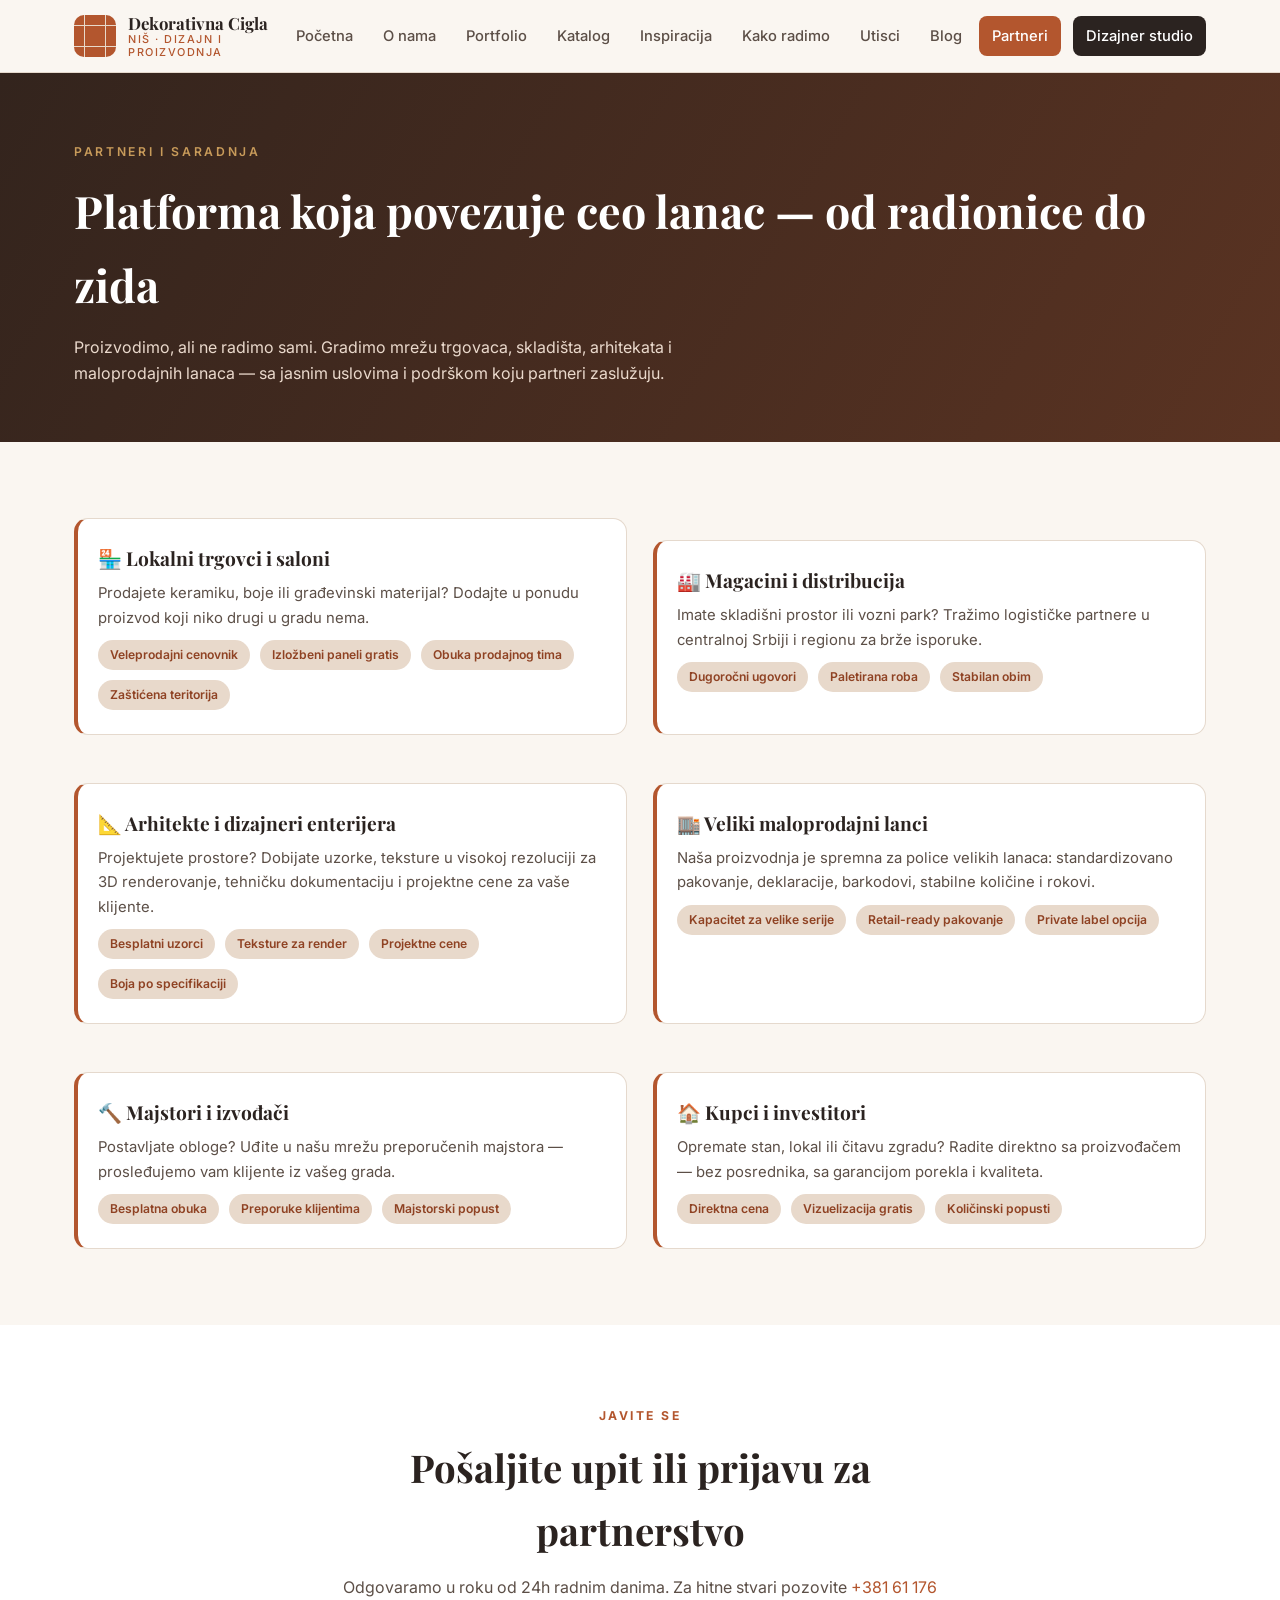
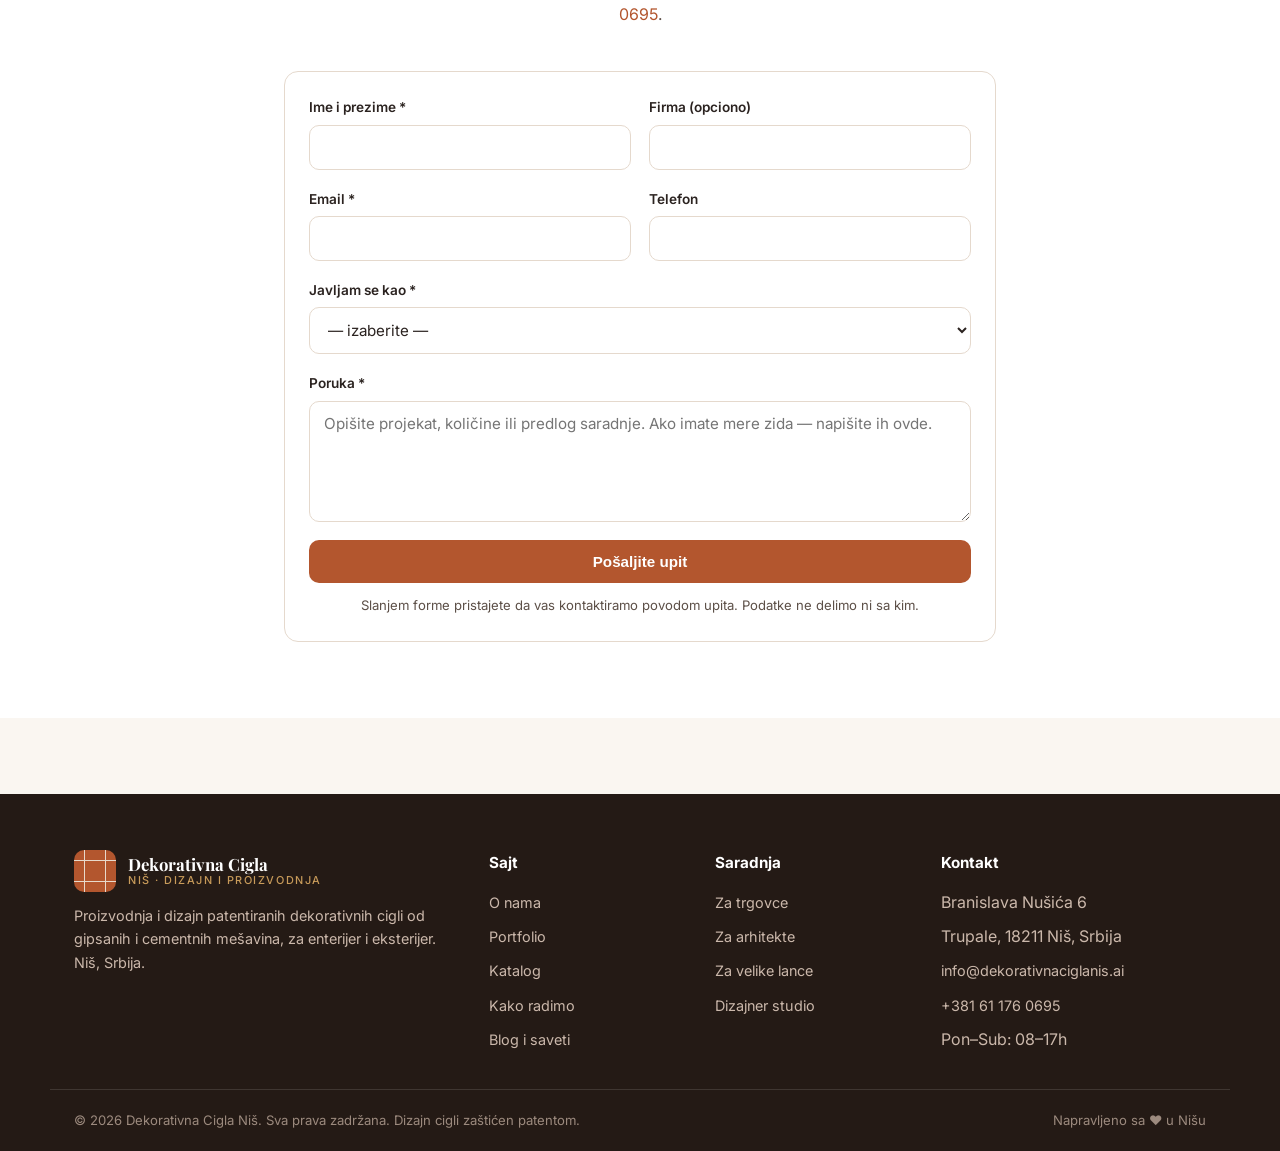
<file: partneri.html>
﻿<!DOCTYPE html>
<html lang="sr">
<head>
  <meta charset="UTF-8">
  <meta name="viewport" content="width=device-width, initial-scale=1.0">
  <title>Partneri i saradnja — Dekorativna Cigla Niš</title>
  <meta name="description" content="Postanite partner Dekorativne Cigle Niš — veleprodaja za trgovce, saradnja sa magacinima i distribucijom, podrška za arhitekte i ponuda za velike maloprodajne lance.">
  <link rel="preconnect" href="https://fonts.googleapis.com">
  <link rel="preconnect" href="https://fonts.gstatic.com" crossorigin>
  <link href="https://fonts.googleapis.com/css2?family=Playfair+Display:wght@500;600;700&family=Inter:wght@400;500;600;700&display=swap" rel="stylesheet">
  <link rel="stylesheet" href="css/style.css">
  <link rel="icon" type="image/png" sizes="32x32" href="img/favicon-32.png">
  <link rel="icon" type="image/png" sizes="512x512" href="img/icon-512.png">
  <link rel="apple-touch-icon" href="img/apple-touch-icon.png">
</head>
<body>

<header class="site-header">
  <div class="header-inner">
    <a class="brand" href="index.html">
      <span class="brand-mark" aria-hidden="true"></span>
      <span class="brand-name">Dekorativna Cigla<small>Niš &middot; dizajn i proizvodnja</small></span>
    </a>
    <button class="nav-toggle" aria-label="Otvori meni" aria-expanded="false">☰</button>
    <nav class="main-nav">
      <a href="index.html">Početna</a>
      <a href="o-nama.html">O nama</a>
      <a href="portfolio.html">Portfolio</a>
      <a href="katalog.html">Katalog</a>
      <a href="inspiracija.html">Inspiracija</a>
      <a href="kako-radimo.html">Kako radimo</a>
      <a href="utisci.html">Utisci</a>
      <a href="blog.html">Blog</a>
      <a href="partneri.html">Partneri</a>
      <a href="dizajner.html" class="nav-cta">Dizajner studio</a>
    </nav>
  </div>
</header>

<section class="page-hero">
  <div class="container">
    <span class="eyebrow">Partneri i saradnja</span>
    <h1>Platforma koja povezuje ceo lanac — od radionice do zida</h1>
    <p>Proizvodimo, ali ne radimo sami. Gradimo mrežu trgovaca, skladišta, arhitekata i maloprodajnih lanaca — sa jasnim uslovima i podrškom koju partneri zaslužuju.</p>
  </div>
</section>

<section class="section">
  <div class="container">
    <div class="grid grid-2">

      <div class="panel reveal partner-type">
        <h3>🏪 Lokalni trgovci i saloni</h3>
        <p>Prodajete keramiku, boje ili građevinski materijal? Dodajte u ponudu proizvod koji niko drugi u gradu nema.</p>
        <div class="badge-row">
          <span class="badge">Veleprodajni cenovnik</span>
          <span class="badge">Izložbeni paneli gratis</span>
          <span class="badge">Obuka prodajnog tima</span>
          <span class="badge">Zaštićena teritorija</span>
        </div>
      </div>

      <div class="panel reveal partner-type">
        <h3>🏭 Magacini i distribucija</h3>
        <p>Imate skladišni prostor ili vozni park? Tražimo logističke partnere u centralnoj Srbiji i regionu za brže isporuke.</p>
        <div class="badge-row">
          <span class="badge">Dugoročni ugovori</span>
          <span class="badge">Paletirana roba</span>
          <span class="badge">Stabilan obim</span>
        </div>
      </div>

      <div class="panel reveal partner-type">
        <h3>📐 Arhitekte i dizajneri enterijera</h3>
        <p>Projektujete prostore? Dobijate uzorke, teksture u visokoj rezoluciji za 3D renderovanje, tehničku dokumentaciju i projektne cene za vaše klijente.</p>
        <div class="badge-row">
          <span class="badge">Besplatni uzorci</span>
          <span class="badge">Teksture za render</span>
          <span class="badge">Projektne cene</span>
          <span class="badge">Boja po specifikaciji</span>
        </div>
      </div>

      <div class="panel reveal partner-type">
        <h3>🏬 Veliki maloprodajni lanci</h3>
        <p>Naša proizvodnja je spremna za police velikih lanaca: standardizovano pakovanje, deklaracije, barkodovi, stabilne količine i rokovi.</p>
        <div class="badge-row">
          <span class="badge">Kapacitet za velike serije</span>
          <span class="badge">Retail-ready pakovanje</span>
          <span class="badge">Private label opcija</span>
        </div>
      </div>

      <div class="panel reveal partner-type">
        <h3>🔨 Majstori i izvođači</h3>
        <p>Postavljate obloge? Uđite u našu mrežu preporučenih majstora — prosleđujemo vam klijente iz vašeg grada.</p>
        <div class="badge-row">
          <span class="badge">Besplatna obuka</span>
          <span class="badge">Preporuke klijentima</span>
          <span class="badge">Majstorski popust</span>
        </div>
      </div>

      <div class="panel reveal partner-type">
        <h3>🏠 Kupci i investitori</h3>
        <p>Opremate stan, lokal ili čitavu zgradu? Radite direktno sa proizvođačem — bez posrednika, sa garancijom porekla i kvaliteta.</p>
        <div class="badge-row">
          <span class="badge">Direktna cena</span>
          <span class="badge">Vizuelizacija gratis</span>
          <span class="badge">Količinski popusti</span>
        </div>
      </div>

    </div>
  </div>
</section>

<section class="section alt" id="kontakt">
  <div class="container" style="max-width:760px;">
    <div class="section-head center reveal">
      <span class="eyebrow">Javite se</span>
      <h2>Pošaljite upit ili prijavu za partnerstvo</h2>
      <p>Odgovaramo u roku od 24h radnim danima. Za hitne stvari pozovite <a href="tel:+381611760695">+381 61 176 0695</a>.</p>
    </div>
    <form class="panel reveal" name="kontakt" method="POST" data-netlify="true" netlify-honeypot="bot-field" action="hvala.html">
      <input type="hidden" name="form-name" value="kontakt">
      <p style="display:none;"><label>Ne popunjavajte: <input name="bot-field"></label></p>
      <div class="form-grid">
        <div class="form-field">
          <label for="ime">Ime i prezime *</label>
          <input id="ime" name="ime" type="text" required autocomplete="name">
        </div>
        <div class="form-field">
          <label for="firma">Firma (opciono)</label>
          <input id="firma" name="firma" type="text" autocomplete="organization">
        </div>
        <div class="form-field">
          <label for="email">Email *</label>
          <input id="email" name="email" type="email" required autocomplete="email">
        </div>
        <div class="form-field">
          <label for="telefon">Telefon</label>
          <input id="telefon" name="telefon" type="tel" autocomplete="tel">
        </div>
        <div class="form-field full">
          <label for="tip">Javljam se kao *</label>
          <select id="tip" name="tip" required>
            <option value="">— izaberite —</option>
            <option>Kupac / investitor</option>
            <option>Trgovac / salon</option>
            <option>Magacin / distribucija</option>
            <option>Arhitekta / dizajner</option>
            <option>Veliki maloprodajni lanac</option>
            <option>Majstor / izvođač</option>
            <option>Drugo</option>
          </select>
        </div>
        <div class="form-field full">
          <label for="poruka">Poruka *</label>
          <textarea id="poruka" name="poruka" rows="5" required placeholder="Opišite projekat, količine ili predlog saradnje. Ako imate mere zida — napišite ih ovde."></textarea>
        </div>
        <div class="form-field full">
          <button class="btn btn-primary" type="submit" style="width:100%;">Pošaljite upit</button>
        </div>
      </div>
      <p class="designer-note" style="text-align:center;">Slanjem forme pristajete da vas kontaktiramo povodom upita. Podatke ne delimo ni sa kim.</p>
    </form>
  </div>
</section>

<footer class="site-footer">
  <div class="footer-inner">
    <div class="footer-about">
      <a class="brand" href="index.html" style="color:#fff;">
        <span class="brand-mark" aria-hidden="true"></span>
        <span class="brand-name">Dekorativna Cigla<small style="color:var(--gold);">Niš &middot; dizajn i proizvodnja</small></span>
      </a>
      <p>Proizvodnja i dizajn patentiranih dekorativnih cigli od gipsanih i cementnih mešavina, za enterijer i eksterijer. Niš, Srbija.</p>
    </div>
    <div>
      <h4>Sajt</h4>
      <ul>
        <li><a href="o-nama.html">O nama</a></li>
        <li><a href="portfolio.html">Portfolio</a></li>
        <li><a href="katalog.html">Katalog</a></li>
        <li><a href="kako-radimo.html">Kako radimo</a></li>
        <li><a href="blog.html">Blog i saveti</a></li>
      </ul>
    </div>
    <div>
      <h4>Saradnja</h4>
      <ul>
        <li><a href="partneri.html">Za trgovce</a></li>
        <li><a href="partneri.html">Za arhitekte</a></li>
        <li><a href="partneri.html">Za velike lance</a></li>
        <li><a href="dizajner.html">Dizajner studio</a></li>
      </ul>
    </div>
    <div>
      <h4>Kontakt</h4>
      <ul>
        <li>Branislava Nušića 6</li>
        <li>Trupale, 18211 Niš, Srbija</li>
        <li><a href="mailto:info@dekorativnaciglanis.ai">info@dekorativnaciglanis.ai</a></li>
        <li><a href="tel:+381611760695">+381 61 176 0695</a></li>
        <li>Pon–Sub: 08–17h</li>
      </ul>
    </div>
  </div>
  <div class="footer-bottom">
    <span>© <span id="year"></span> Dekorativna Cigla Niš. Sva prava zadržana. Dizajn cigli zaštićen patentom.</span>
    <span>Napravljeno sa ♥ u Nišu</span>
  </div>
</footer>

<script src="js/main.js"></script>
</body>
</html>
</file>
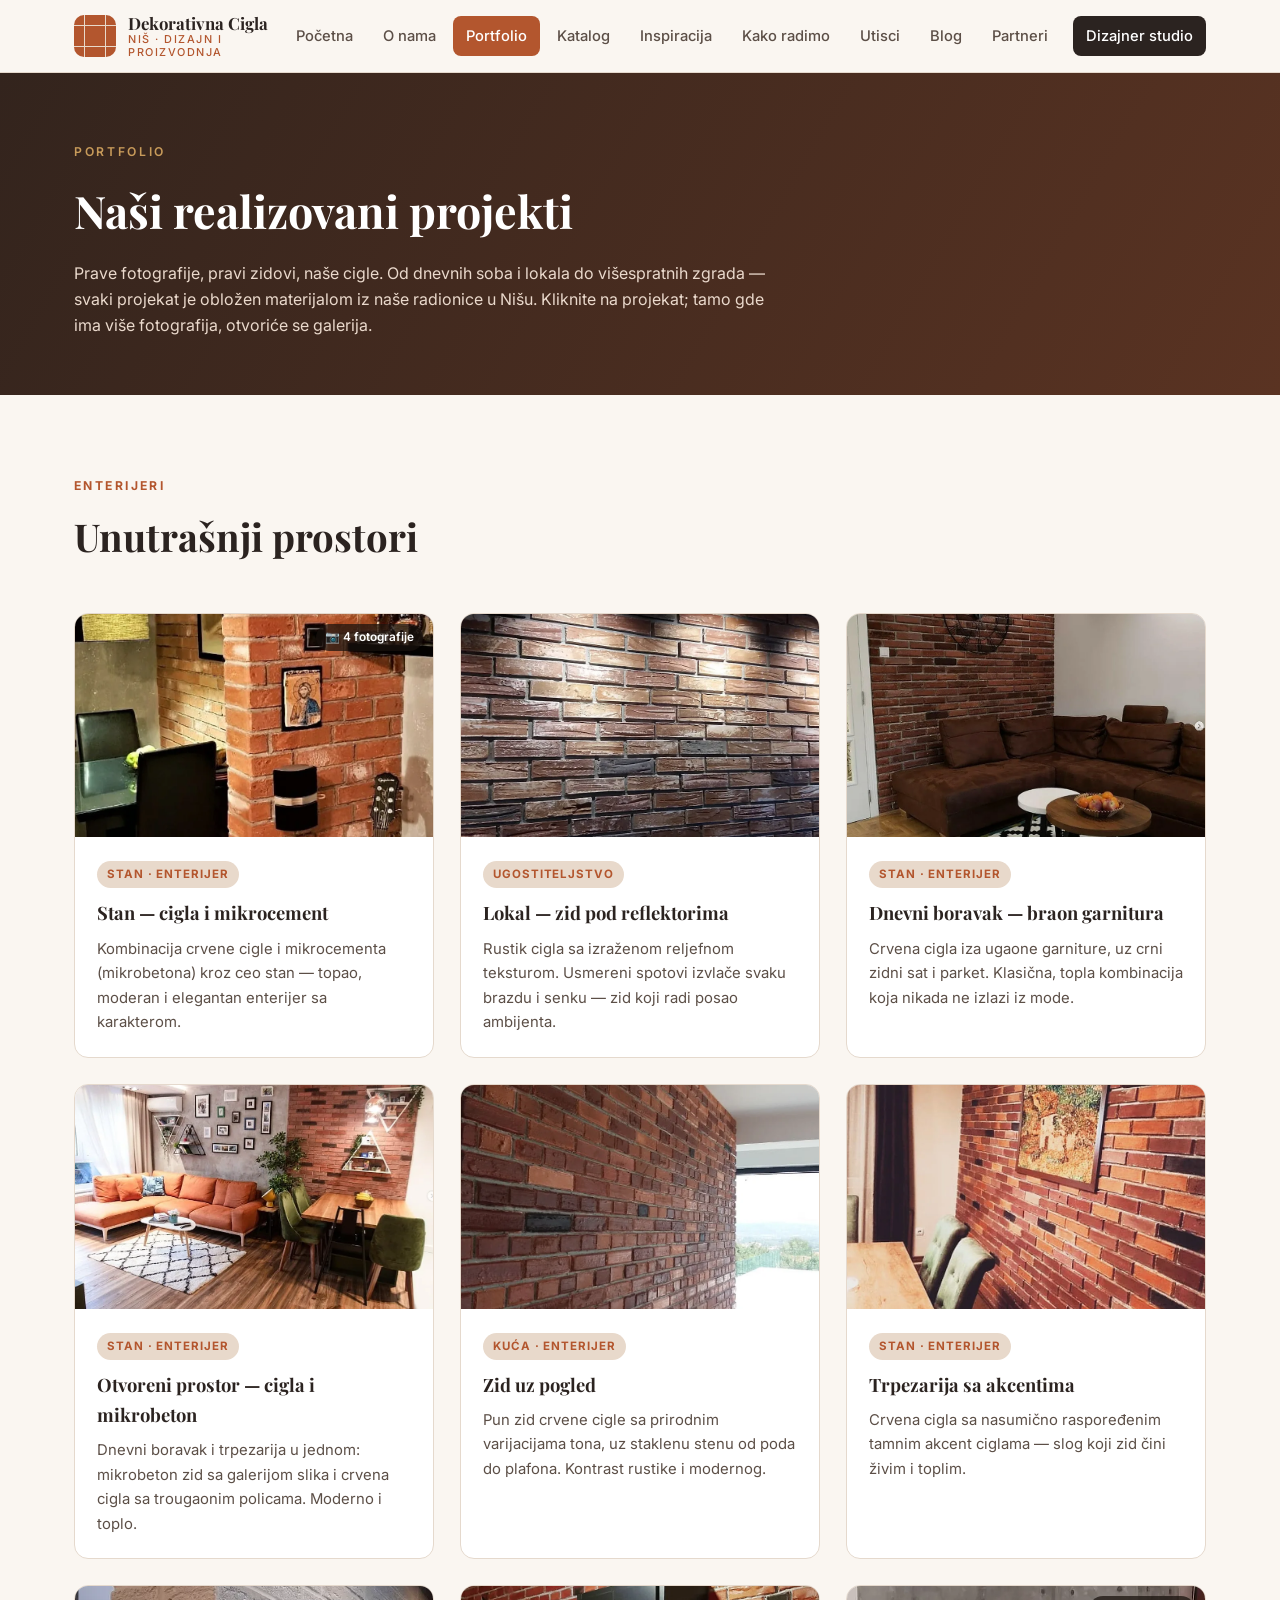
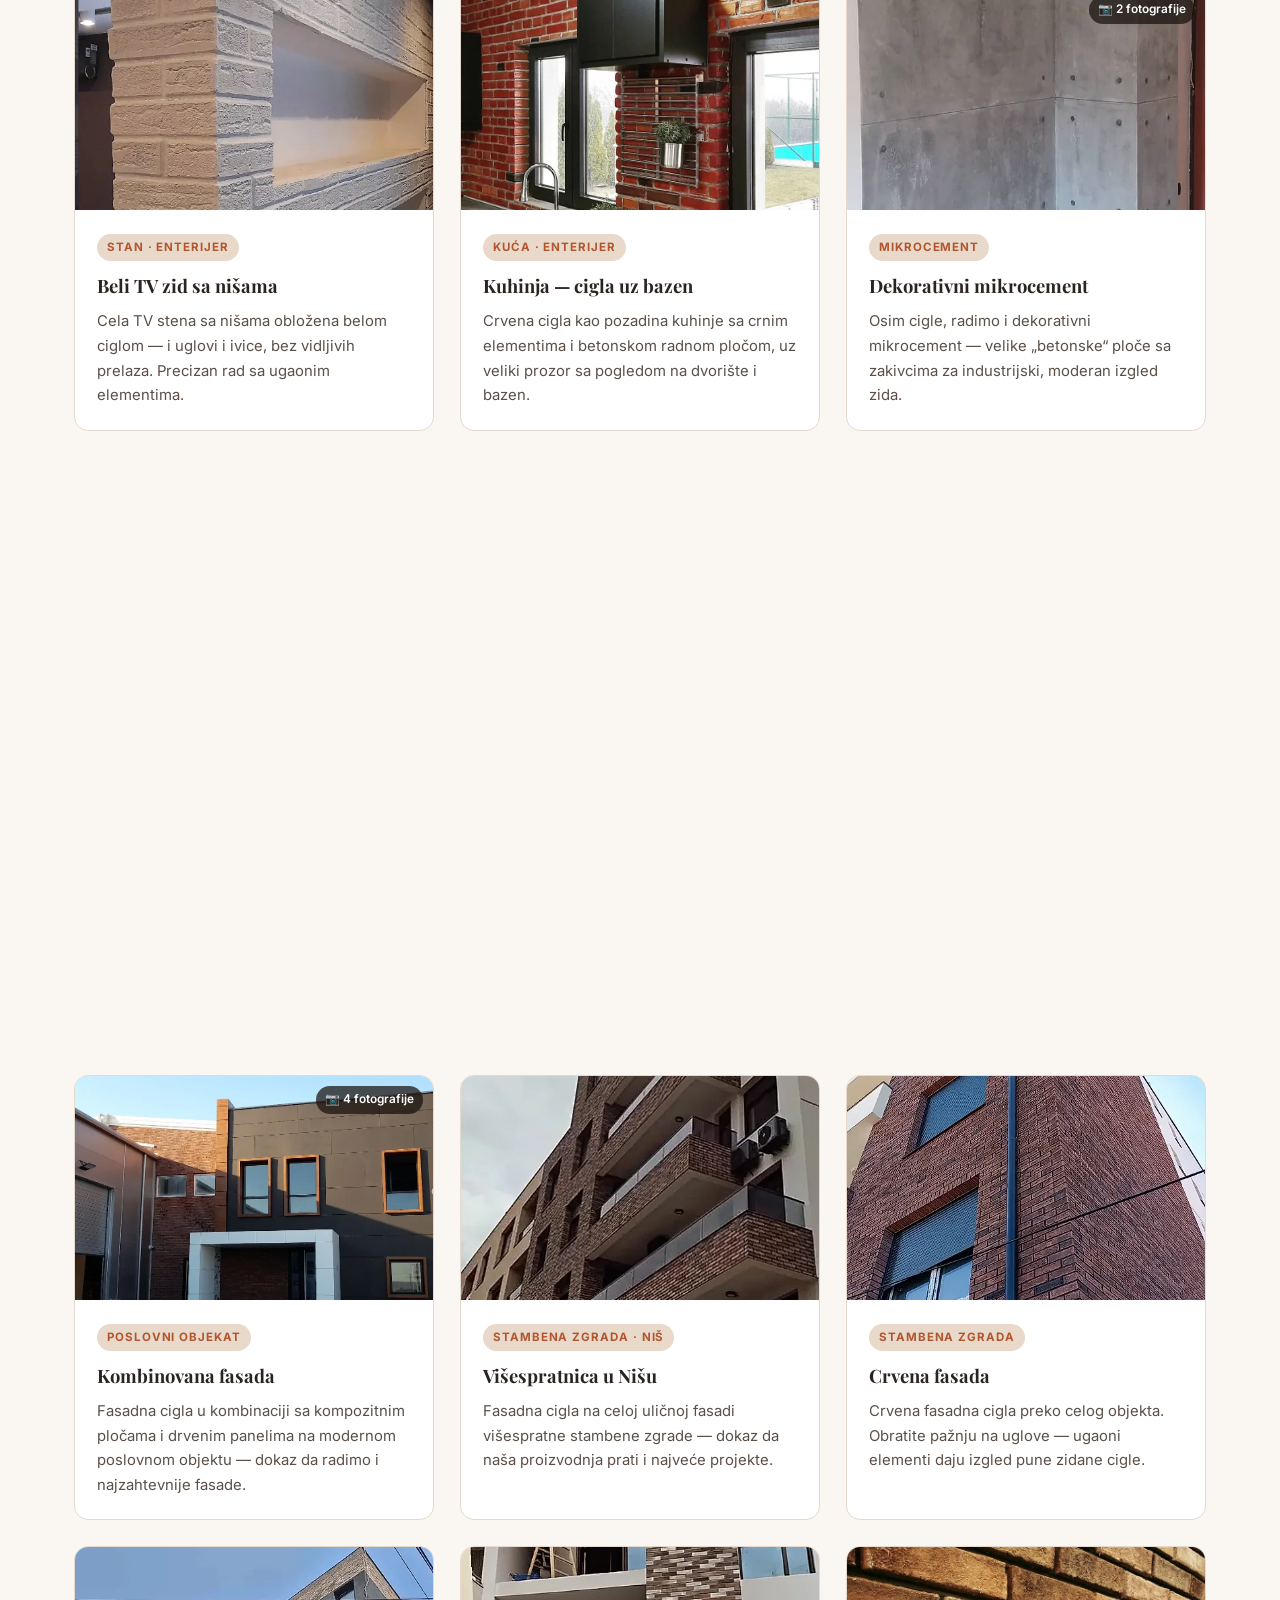
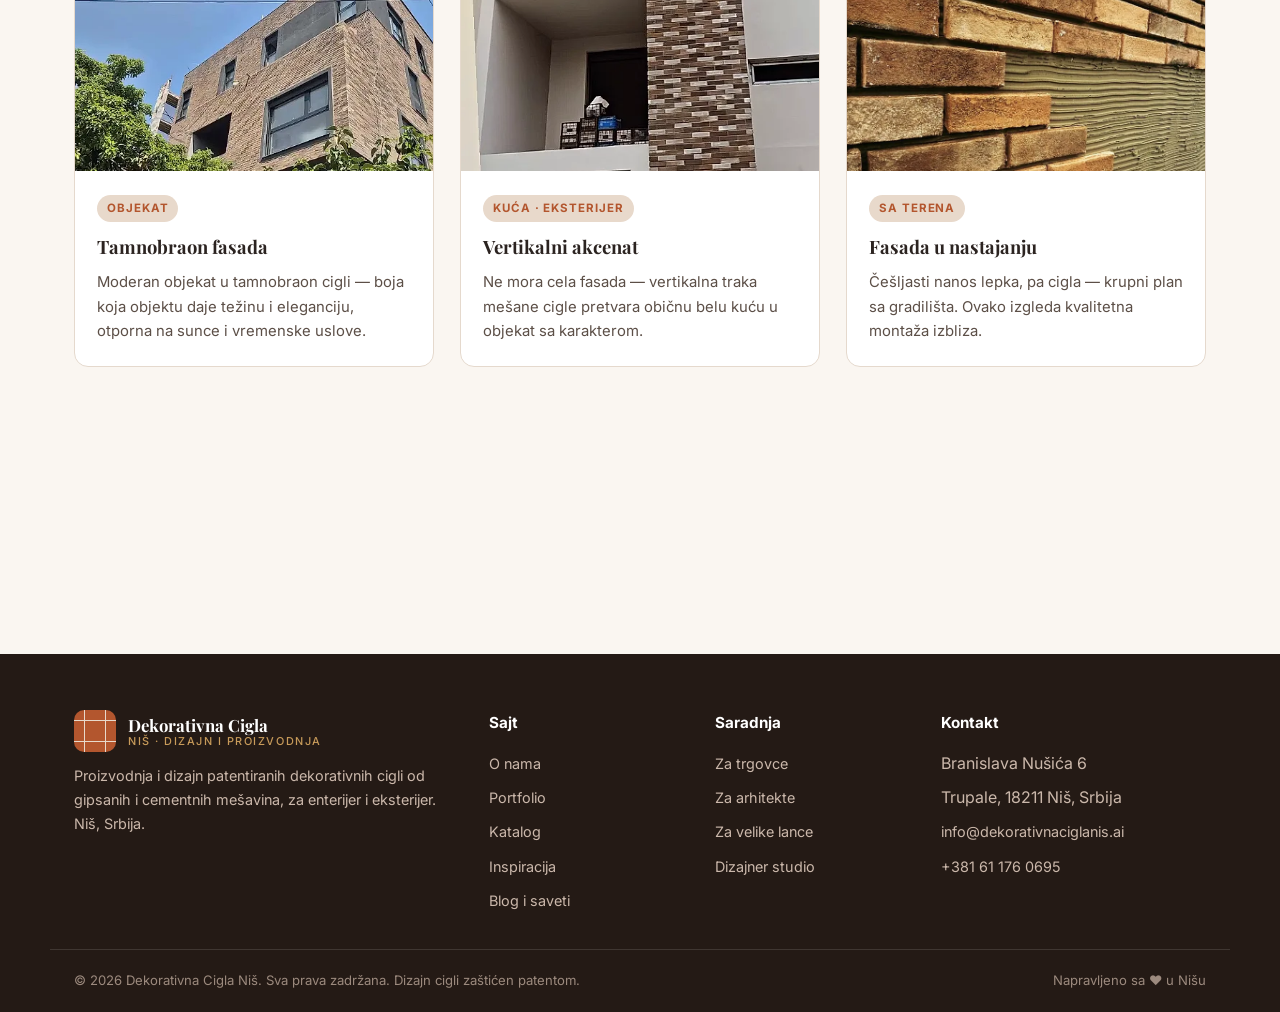
<file: portfolio.html>
<!DOCTYPE html>
<html lang="sr">
<head>
  <meta charset="UTF-8">
  <meta name="viewport" content="width=device-width, initial-scale=1.0">
  <title>Portfolio — Dekorativna Cigla Niš</title>
  <meta name="description" content="Realizovani projekti Dekorativne Cigle Niš — pravi enterijeri, fasade i poslovni prostori obloženi našim patentiranim dekorativnim ciglama i mikrocementom.">
  <link rel="preconnect" href="https://fonts.googleapis.com">
  <link rel="preconnect" href="https://fonts.gstatic.com" crossorigin>
  <link href="https://fonts.googleapis.com/css2?family=Playfair+Display:wght@500;600;700&family=Inter:wght@400;500;600;700&display=swap" rel="stylesheet">
  <link rel="stylesheet" href="css/style.css">
  <link rel="icon" type="image/png" sizes="32x32" href="img/favicon-32.png">
  <link rel="icon" type="image/png" sizes="512x512" href="img/icon-512.png">
  <link rel="apple-touch-icon" href="img/apple-touch-icon.png">
</head>
<body>

<header class="site-header">
  <div class="header-inner">
    <a class="brand" href="index.html">
      <span class="brand-mark" aria-hidden="true"></span>
      <span class="brand-name">Dekorativna Cigla<small>Niš &middot; dizajn i proizvodnja</small></span>
    </a>
    <button class="nav-toggle" aria-label="Otvori meni" aria-expanded="false">☰</button>
    <nav class="main-nav">
      <a href="index.html">Početna</a>
      <a href="o-nama.html">O nama</a>
      <a href="portfolio.html">Portfolio</a>
      <a href="katalog.html">Katalog</a>
      <a href="inspiracija.html">Inspiracija</a>
      <a href="kako-radimo.html">Kako radimo</a>
      <a href="utisci.html">Utisci</a>
      <a href="blog.html">Blog</a>
      <a href="partneri.html">Partneri</a>
      <a href="dizajner.html" class="nav-cta">Dizajner studio</a>
    </nav>
  </div>
</header>

<section class="page-hero">
  <div class="container">
    <span class="eyebrow">Portfolio</span>
    <h1>Naši realizovani projekti</h1>
    <p>Prave fotografije, pravi zidovi, naše cigle. Od dnevnih soba i lokala do višespratnih zgrada — svaki projekat je obložen materijalom iz naše radionice u Nišu. Kliknite na projekat; tamo gde ima više fotografija, otvoriće se galerija.</p>
  </div>
</section>

<section class="section">
  <div class="container">
    <div class="section-head reveal">
      <span class="eyebrow">Enterijeri</span>
      <h2>Unutrašnji prostori</h2>
    </div>
    <div class="grid grid-3">

      <div class="card reveal">
        <div class="card-media">
          <span class="gallery-badge">📷 4 fotografije</span>
          <img src="img/rad-stan-mc-1.webp" alt="Stan sa crvenom ciglom i mikrocementom" loading="lazy"
               data-gallery="img/rad-stan-mc-1.webp|img/rad-stan-mc-3.webp|img/rad-stan-mc-2.webp|img/rad-stan-mc-5.webp"
               data-caps="Stub od crvene cigle sa ikonama i policama|Trpezarija — cigla uz mikrocement (mikrobeton) zid|Detalj — cigla, gitara i kožne stolice|Pogled kroz ciglani prolaz na trpezariju">
        </div>
        <div class="card-body">
          <span class="card-tag">Stan &middot; enterijer</span>
          <h3>Stan — cigla i mikrocement</h3>
          <p>Kombinacija crvene cigle i mikrocementa (mikrobetona) kroz ceo stan — topao, moderan i elegantan enterijer sa karakterom.</p>
        </div>
      </div>

      <div class="card reveal">
        <div class="card-media">
          <img src="img/rad-lokal-reflektori.webp" alt="Rustik zid od dekorativne cigle pod reflektorima u lokalu" loading="lazy"
               data-gallery="img/rad-lokal-reflektori.webp" data-caps="Lokal — rustik zid sa reljefnom teksturom pod usmerenim reflektorima">
        </div>
        <div class="card-body">
          <span class="card-tag">Ugostiteljstvo</span>
          <h3>Lokal — zid pod reflektorima</h3>
          <p>Rustik cigla sa izraženom reljefnom teksturom. Usmereni spotovi izvlače svaku brazdu i senku — zid koji radi posao ambijenta.</p>
        </div>
      </div>

      <div class="card reveal">
        <div class="card-media">
          <img src="img/rad-braon-garnitura.webp" alt="Dnevni boravak sa crvenom ciglom i braon garniturom" loading="lazy"
               data-gallery="img/rad-braon-garnitura.webp" data-caps="Dnevni boravak — crvena cigla iza braon ugaone garniture">
        </div>
        <div class="card-body">
          <span class="card-tag">Stan &middot; enterijer</span>
          <h3>Dnevni boravak — braon garnitura</h3>
          <p>Crvena cigla iza ugaone garniture, uz crni zidni sat i parket. Klasična, topla kombinacija koja nikada ne izlazi iz mode.</p>
        </div>
      </div>

      <div class="card reveal">
        <div class="card-media">
          <img src="img/rad-otvoreni-prostor.webp" alt="Otvoreni prostor sa ciglom i mikrobetonom" loading="lazy"
               data-gallery="img/rad-otvoreni-prostor.webp" data-caps="Otvoreni dnevni boravak i trpezarija — crvena cigla i mikrobeton zid">
        </div>
        <div class="card-body">
          <span class="card-tag">Stan &middot; enterijer</span>
          <h3>Otvoreni prostor — cigla i mikrobeton</h3>
          <p>Dnevni boravak i trpezarija u jednom: mikrobeton zid sa galerijom slika i crvena cigla sa trougaonim policama. Moderno i toplo.</p>
        </div>
      </div>

      <div class="card reveal">
        <div class="card-media">
          <img src="img/rad-zid-pogled.webp" alt="Zid od crvene dekorativne cigle uz staklenu stenu sa pogledom" loading="lazy"
               data-gallery="img/rad-zid-pogled.webp" data-caps="Enterijer kuće — zid od crvene cigle uz staklenu stenu sa pogledom">
        </div>
        <div class="card-body">
          <span class="card-tag">Kuća &middot; enterijer</span>
          <h3>Zid uz pogled</h3>
          <p>Pun zid crvene cigle sa prirodnim varijacijama tona, uz staklenu stenu od poda do plafona. Kontrast rustike i modernog.</p>
        </div>
      </div>

      <div class="card reveal">
        <div class="card-media">
          <img src="img/rad-trpezarija.webp" alt="Trpezarija sa zidom od crvene cigle sa tamnim akcentima" loading="lazy"
               data-gallery="img/rad-trpezarija.webp" data-caps="Trpezarija — crvena cigla sa tamnim akcent ciglama">
        </div>
        <div class="card-body">
          <span class="card-tag">Stan &middot; enterijer</span>
          <h3>Trpezarija sa akcentima</h3>
          <p>Crvena cigla sa nasumično raspoređenim tamnim akcent ciglama — slog koji zid čini živim i toplim.</p>
        </div>
      </div>

      <div class="card reveal">
        <div class="card-media">
          <img src="img/rad-beli-tv-zid.webp" alt="Beli TV zid sa nišama obložen belom dekorativnom ciglom" loading="lazy"
               data-gallery="img/rad-beli-tv-zid.webp" data-caps="Dnevna soba — TV zid sa nišama u beloj cigli">
        </div>
        <div class="card-body">
          <span class="card-tag">Stan &middot; enterijer</span>
          <h3>Beli TV zid sa nišama</h3>
          <p>Cela TV stena sa nišama obložena belom ciglom — i uglovi i ivice, bez vidljivih prelaza. Precizan rad sa ugaonim elementima.</p>
        </div>
      </div>

      <div class="card reveal">
        <div class="card-media">
          <img src="img/rad-kuhinja-bazen.webp" alt="Kuhinja sa crvenom ciglom i pogledom na bazen" loading="lazy"
               data-gallery="img/rad-kuhinja-bazen.webp" data-caps="Kuhinja — crvena cigla, crni elementi i pogled na bazen">
        </div>
        <div class="card-body">
          <span class="card-tag">Kuća &middot; enterijer</span>
          <h3>Kuhinja — cigla uz bazen</h3>
          <p>Crvena cigla kao pozadina kuhinje sa crnim elementima i betonskom radnom pločom, uz veliki prozor sa pogledom na dvorište i bazen.</p>
        </div>
      </div>

      <div class="card reveal">
        <div class="card-media">
          <span class="gallery-badge">📷 2 fotografije</span>
          <img src="img/rad-mikrocement-1.webp" alt="Dekorativni mikrocement (izgled betona) na zidu" loading="lazy"
               data-gallery="img/rad-mikrocement-1.webp|img/rad-mikrocement-2.webp"
               data-caps="Ugaoni zid od dekorativnog mikrocementa (izgled betona)|Mikrocement panel uz belu ciglu">
        </div>
        <div class="card-body">
          <span class="card-tag">Mikrocement</span>
          <h3>Dekorativni mikrocement</h3>
          <p>Osim cigle, radimo i dekorativni mikrocement — velike &bdquo;betonske&ldquo; ploče sa zakivcima za industrijski, moderan izgled zida.</p>
        </div>
      </div>

      <div class="card reveal">
        <div class="card-media">
          <img src="img/rad-ulaz-siva.webp" alt="Ulaz porodične kuće obložen sivom dekorativnom ciglom" loading="lazy"
               data-gallery="img/rad-ulaz-siva.webp" data-caps="Ulaz porodične kuće — siva cigla sa zidnim svetiljkama">
        </div>
        <div class="card-body">
          <span class="card-tag">Eksterijer</span>
          <h3>Ulaz koji dočekuje</h3>
          <p>Siva cigla oko ulaznih vrata, sa toplim zidnim svetiljkama. Prvi utisak kuće — izveden do detalja.</p>
        </div>
      </div>

      <div class="card reveal">
        <div class="card-media">
          <img src="img/rad-montaza.webp" alt="Postavljanje dekorativne cigle na zid" loading="lazy"
               data-gallery="img/rad-montaza.webp" data-caps="Sa terena — postavljanje cigle red po red">
        </div>
        <div class="card-body">
          <span class="card-tag">Sa terena</span>
          <h3>Montaža u toku</h3>
          <p>Red po red, cigla po cigla. Naš čovek na terenu — jer dobar zid nastaje i od dobrog materijala i od dobre ruke.</p>
        </div>
      </div>

    </div>

    <div class="section-head reveal" style="margin-top:56px;">
      <span class="eyebrow">Fasade i objekti</span>
      <h2>Veliki projekti</h2>
    </div>
    <div class="grid grid-3">

      <div class="card reveal">
        <div class="card-media">
          <span class="gallery-badge">📷 4 fotografije</span>
          <img src="img/rad-objekat-1.webp" alt="Poslovni objekat sa kombinovanom fasadom od cigle" loading="lazy"
               data-gallery="img/rad-objekat-1.webp|img/rad-objekat-2.webp|img/rad-objekat-3.webp|img/rad-objekat-4.webp"
               data-caps="Poslovni objekat — cigla, kompozit i drveni panel|Ulaz — cigla uz beli kameni okvir|Ugao — cigla, drveni panel i kompozit|Bočna fasada od cigle sa ulaznim vratima">
        </div>
        <div class="card-body">
          <span class="card-tag">Poslovni objekat</span>
          <h3>Kombinovana fasada</h3>
          <p>Fasadna cigla u kombinaciji sa kompozitnim pločama i drvenim panelima na modernom poslovnom objektu — dokaz da radimo i najzahtevnije fasade.</p>
        </div>
      </div>

      <div class="card reveal">
        <div class="card-media">
          <img src="img/rad-zgrada-nis.webp" alt="Stambena zgrada u Nišu sa fasadnom dekorativnom ciglom" loading="lazy"
               data-gallery="img/rad-zgrada-nis.webp" data-caps="Stambena zgrada, Niš — fasadna cigla na više spratova">
        </div>
        <div class="card-body">
          <span class="card-tag">Stambena zgrada &middot; Niš</span>
          <h3>Višespratnica u Nišu</h3>
          <p>Fasadna cigla na celoj uličnoj fasadi višespratne stambene zgrade — dokaz da naša proizvodnja prati i najveće projekte.</p>
        </div>
      </div>

      <div class="card reveal">
        <div class="card-media">
          <img src="img/rad-fasada-crvena.webp" alt="Ugao stambene zgrade sa crvenom fasadnom ciglom" loading="lazy"
               data-gallery="img/rad-fasada-crvena.webp" data-caps="Stambena zgrada — crvena fasadna cigla, precizno izvedeni uglovi">
        </div>
        <div class="card-body">
          <span class="card-tag">Stambena zgrada</span>
          <h3>Crvena fasada</h3>
          <p>Crvena fasadna cigla preko celog objekta. Obratite pažnju na uglove — ugaoni elementi daju izgled pune zidane cigle.</p>
        </div>
      </div>

      <div class="card reveal">
        <div class="card-media">
          <img src="img/rad-zgrada-braon.webp" alt="Objekat sa tamnobraon fasadnom ciglom" loading="lazy"
               data-gallery="img/rad-zgrada-braon.webp" data-caps="Poslovno-stambeni objekat — tamnobraon fasadna cigla">
        </div>
        <div class="card-body">
          <span class="card-tag">Objekat</span>
          <h3>Tamnobraon fasada</h3>
          <p>Moderan objekat u tamnobraon cigli — boja koja objektu daje težinu i eleganciju, otporna na sunce i vremenske uslove.</p>
        </div>
      </div>

      <div class="card reveal">
        <div class="card-media">
          <img src="img/rad-fasadni-akcenat.webp" alt="Vertikalni fasadni akcenat od mešane cigle na kući" loading="lazy"
               data-gallery="img/rad-fasadni-akcenat.webp" data-caps="Fasadni akcenat — vertikala od mešane cigle">
        </div>
        <div class="card-body">
          <span class="card-tag">Kuća &middot; eksterijer</span>
          <h3>Vertikalni akcenat</h3>
          <p>Ne mora cela fasada — vertikalna traka mešane cigle pretvara običnu belu kuću u objekat sa karakterom.</p>
        </div>
      </div>

      <div class="card reveal">
        <div class="card-media">
          <img src="img/rad-montaza-lepak.webp" alt="Fasadna cigla u toku postavljanja na lepak" loading="lazy"
               data-gallery="img/rad-montaza-lepak.webp" data-caps="Sa terena — fasadna cigla na svežem lepku, češljasti nanos">
        </div>
        <div class="card-body">
          <span class="card-tag">Sa terena</span>
          <h3>Fasada u nastajanju</h3>
          <p>Češljasti nanos lepka, pa cigla — krupni plan sa gradilišta. Ovako izgleda kvalitetna montaža izbliza.</p>
        </div>
      </div>

    </div>

    <div style="text-align:center; margin-top:40px;" class="reveal">
      <p style="color:var(--ink-soft); margin-bottom:16px;">Želite ovakav zid u svom prostoru?</p>
      <a class="btn btn-primary" href="dizajner.html">Isprobajte u Dizajner studiju</a>
      <a class="btn btn-light-outline" href="partneri.html#kontakt" style="margin-left:8px;">Zatražite ponudu</a>
    </div>
  </div>
</section>

<footer class="site-footer">
  <div class="footer-inner">
    <div class="footer-about">
      <a class="brand" href="index.html" style="color:#fff;">
        <span class="brand-mark" aria-hidden="true"></span>
        <span class="brand-name">Dekorativna Cigla<small style="color:var(--gold);">Niš &middot; dizajn i proizvodnja</small></span>
      </a>
      <p>Proizvodnja i dizajn patentiranih dekorativnih cigli od gipsanih i cementnih mešavina, za enterijer i eksterijer. Niš, Srbija.</p>
    </div>
    <div>
      <h4>Sajt</h4>
      <ul>
        <li><a href="o-nama.html">O nama</a></li>
        <li><a href="portfolio.html">Portfolio</a></li>
        <li><a href="katalog.html">Katalog</a></li>
        <li><a href="inspiracija.html">Inspiracija</a></li>
        <li><a href="blog.html">Blog i saveti</a></li>
      </ul>
    </div>
    <div>
      <h4>Saradnja</h4>
      <ul>
        <li><a href="partneri.html">Za trgovce</a></li>
        <li><a href="partneri.html">Za arhitekte</a></li>
        <li><a href="partneri.html">Za velike lance</a></li>
        <li><a href="dizajner.html">Dizajner studio</a></li>
      </ul>
    </div>
    <div>
      <h4>Kontakt</h4>
      <ul>
        <li>Branislava Nušića 6</li>
        <li>Trupale, 18211 Niš, Srbija</li>
        <li><a href="mailto:info@dekorativnaciglanis.ai">info@dekorativnaciglanis.ai</a></li>
        <li><a href="tel:+381611760695">+381 61 176 0695</a></li>
      </ul>
    </div>
  </div>
  <div class="footer-bottom">
    <span>© <span id="year"></span> Dekorativna Cigla Niš. Sva prava zadržana. Dizajn cigli zaštićen patentom.</span>
    <span>Napravljeno sa ♥ u Nišu</span>
  </div>
</footer>

<script src="js/main.js"></script>
</body>
</html>
</file>
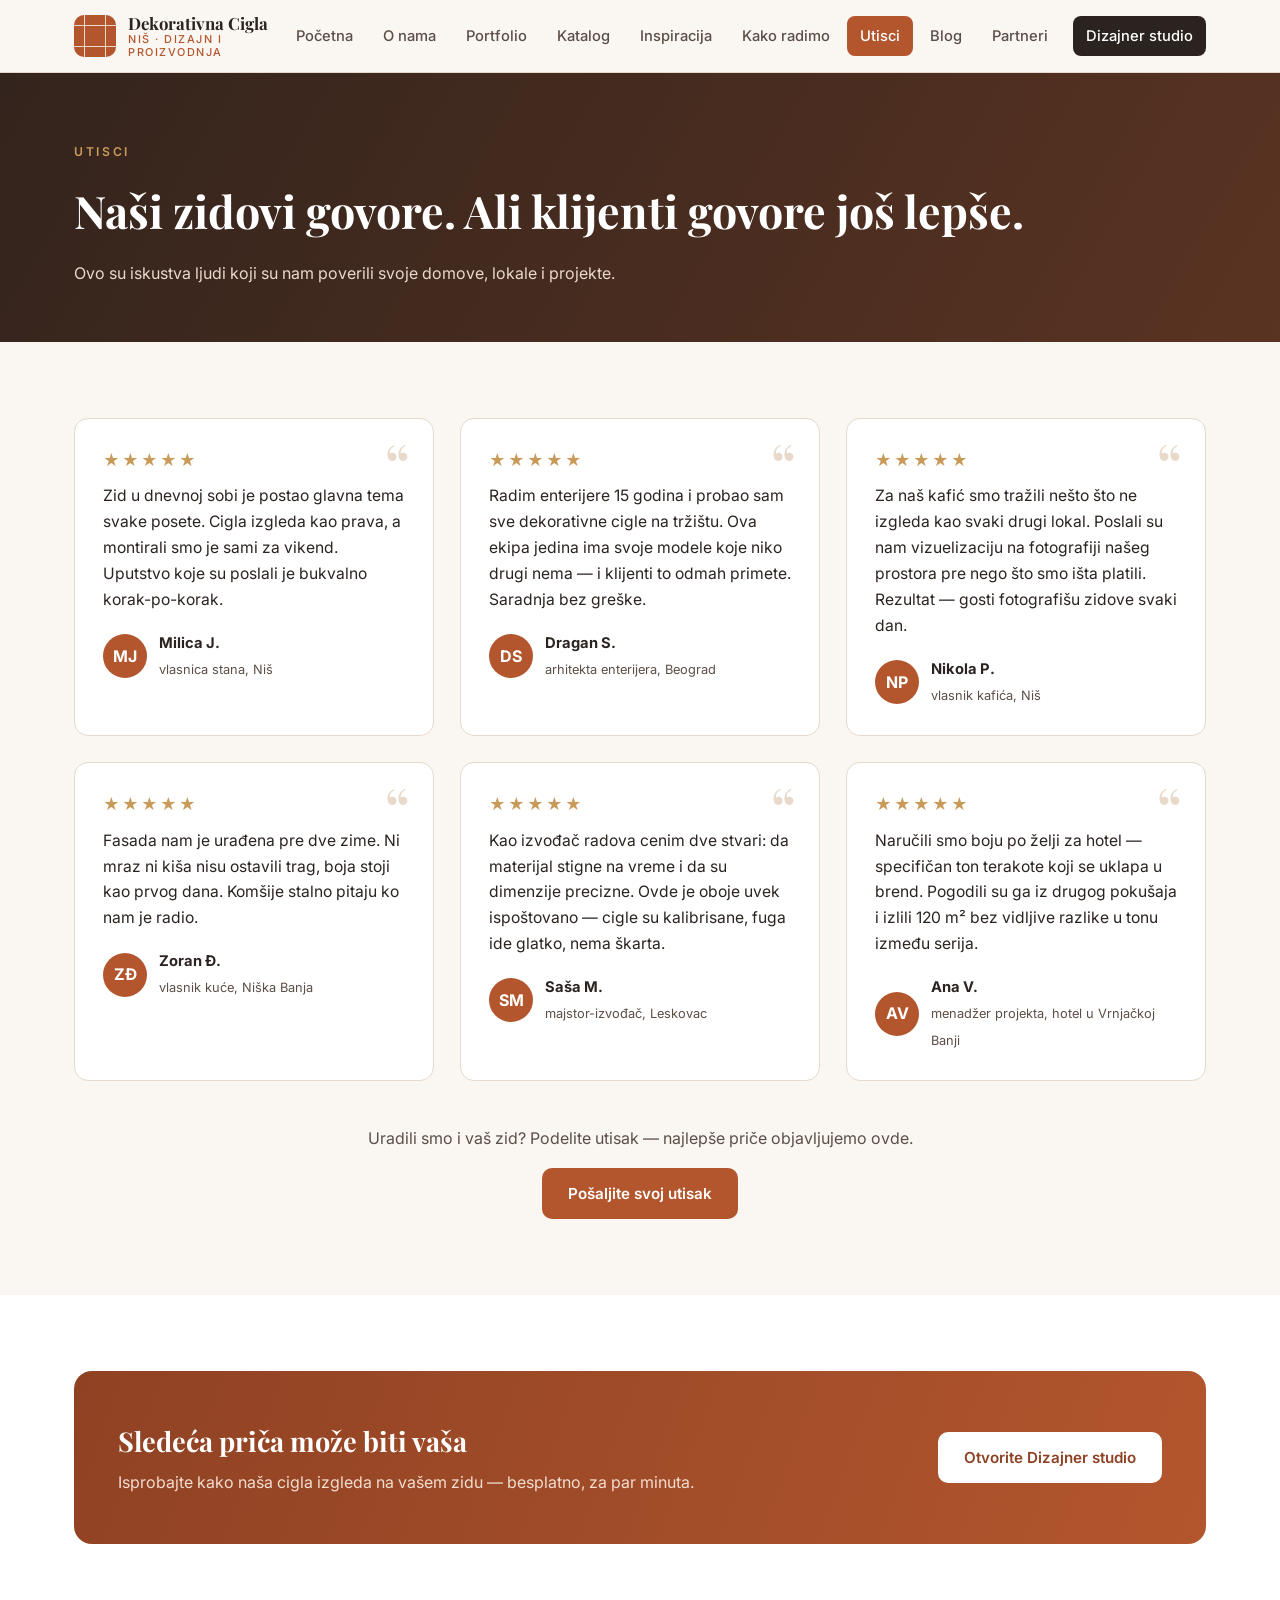
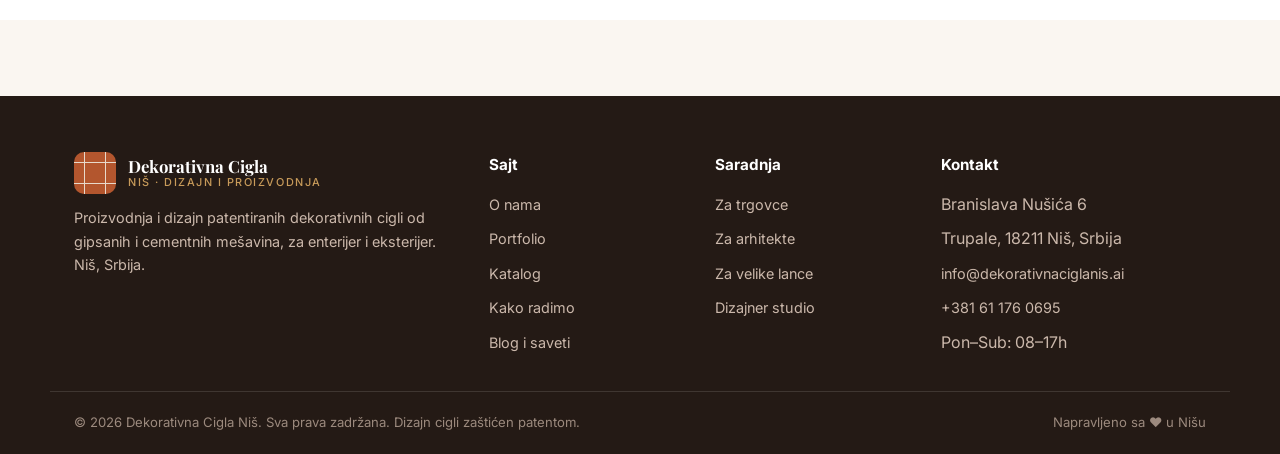
<file: utisci.html>
﻿<!DOCTYPE html>
<html lang="sr">
<head>
  <meta charset="UTF-8">
  <meta name="viewport" content="width=device-width, initial-scale=1.0">
  <title>Utisci klijenata — Dekorativna Cigla Niš</title>
  <meta name="description" content="Šta o nama kažu vlasnici stanova, kafića i kuća, arhitekte i majstori — utisci klijenata Dekorativne Cigle Niš.">
  <link rel="preconnect" href="https://fonts.googleapis.com">
  <link rel="preconnect" href="https://fonts.gstatic.com" crossorigin>
  <link href="https://fonts.googleapis.com/css2?family=Playfair+Display:wght@500;600;700&family=Inter:wght@400;500;600;700&display=swap" rel="stylesheet">
  <link rel="stylesheet" href="css/style.css">
  <link rel="icon" type="image/png" sizes="32x32" href="img/favicon-32.png">
  <link rel="icon" type="image/png" sizes="512x512" href="img/icon-512.png">
  <link rel="apple-touch-icon" href="img/apple-touch-icon.png">
</head>
<body>

<header class="site-header">
  <div class="header-inner">
    <a class="brand" href="index.html">
      <span class="brand-mark" aria-hidden="true"></span>
      <span class="brand-name">Dekorativna Cigla<small>Niš &middot; dizajn i proizvodnja</small></span>
    </a>
    <button class="nav-toggle" aria-label="Otvori meni" aria-expanded="false">☰</button>
    <nav class="main-nav">
      <a href="index.html">Početna</a>
      <a href="o-nama.html">O nama</a>
      <a href="portfolio.html">Portfolio</a>
      <a href="katalog.html">Katalog</a>
      <a href="inspiracija.html">Inspiracija</a>
      <a href="kako-radimo.html">Kako radimo</a>
      <a href="utisci.html">Utisci</a>
      <a href="blog.html">Blog</a>
      <a href="partneri.html">Partneri</a>
      <a href="dizajner.html" class="nav-cta">Dizajner studio</a>
    </nav>
  </div>
</header>

<section class="page-hero">
  <div class="container">
    <span class="eyebrow">Utisci</span>
    <h1>Naši zidovi govore. Ali klijenti govore još lepše.</h1>
    <p>Ovo su iskustva ljudi koji su nam poverili svoje domove, lokale i projekte.</p>
  </div>
</section>

<section class="section">
  <div class="container">
    <div class="grid grid-3">

      <div class="quote-card reveal">
        <div class="stars">★★★★★</div>
        <blockquote>Zid u dnevnoj sobi je postao glavna tema svake posete. Cigla izgleda kao prava, a montirali smo je sami za vikend. Uputstvo koje su poslali je bukvalno korak-po-korak.</blockquote>
        <div class="who">
          <div class="avatar">MJ</div>
          <div><b>Milica J.</b><span>vlasnica stana, Niš</span></div>
        </div>
      </div>

      <div class="quote-card reveal">
        <div class="stars">★★★★★</div>
        <blockquote>Radim enterijere 15 godina i probao sam sve dekorativne cigle na tržištu. Ova ekipa jedina ima svoje modele koje niko drugi nema — i klijenti to odmah primete. Saradnja bez greške.</blockquote>
        <div class="who">
          <div class="avatar">DS</div>
          <div><b>Dragan S.</b><span>arhitekta enterijera, Beograd</span></div>
        </div>
      </div>

      <div class="quote-card reveal">
        <div class="stars">★★★★★</div>
        <blockquote>Za naš kafić smo tražili nešto što ne izgleda kao svaki drugi lokal. Poslali su nam vizuelizaciju na fotografiji našeg prostora pre nego što smo išta platili. Rezultat — gosti fotografišu zidove svaki dan.</blockquote>
        <div class="who">
          <div class="avatar">NP</div>
          <div><b>Nikola P.</b><span>vlasnik kafića, Niš</span></div>
        </div>
      </div>

      <div class="quote-card reveal">
        <div class="stars">★★★★★</div>
        <blockquote>Fasada nam je urađena pre dve zime. Ni mraz ni kiša nisu ostavili trag, boja stoji kao prvog dana. Komšije stalno pitaju ko nam je radio.</blockquote>
        <div class="who">
          <div class="avatar">ZĐ</div>
          <div><b>Zoran Đ.</b><span>vlasnik kuće, Niška Banja</span></div>
        </div>
      </div>

      <div class="quote-card reveal">
        <div class="stars">★★★★★</div>
        <blockquote>Kao izvođač radova cenim dve stvari: da materijal stigne na vreme i da su dimenzije precizne. Ovde je oboje uvek ispoštovano — cigle su kalibrisane, fuga ide glatko, nema škarta.</blockquote>
        <div class="who">
          <div class="avatar">SM</div>
          <div><b>Saša M.</b><span>majstor-izvođač, Leskovac</span></div>
        </div>
      </div>

      <div class="quote-card reveal">
        <div class="stars">★★★★★</div>
        <blockquote>Naručili smo boju po želji za hotel — specifičan ton terakote koji se uklapa u brend. Pogodili su ga iz drugog pokušaja i izlili 120 m² bez vidljive razlike u tonu između serija.</blockquote>
        <div class="who">
          <div class="avatar">AV</div>
          <div><b>Ana V.</b><span>menadžer projekta, hotel u Vrnjačkoj Banji</span></div>
        </div>
      </div>

    </div>

    <div style="text-align:center; margin-top:44px;" class="reveal">
      <p style="color:var(--ink-soft); margin-bottom:16px;">Uradili smo i vaš zid? Podelite utisak — najlepše priče objavljujemo ovde.</p>
      <a class="btn btn-primary" href="partneri.html#kontakt">Pošaljite svoj utisak</a>
    </div>
  </div>
</section>

<section class="section alt">
  <div class="container">
    <div class="cta-band reveal">
      <div>
        <h2>Sledeća priča može biti vaša</h2>
        <p>Isprobajte kako naša cigla izgleda na vašem zidu — besplatno, za par minuta.</p>
      </div>
      <a class="btn" href="dizajner.html">Otvorite Dizajner studio</a>
    </div>
  </div>
</section>

<footer class="site-footer">
  <div class="footer-inner">
    <div class="footer-about">
      <a class="brand" href="index.html" style="color:#fff;">
        <span class="brand-mark" aria-hidden="true"></span>
        <span class="brand-name">Dekorativna Cigla<small style="color:var(--gold);">Niš &middot; dizajn i proizvodnja</small></span>
      </a>
      <p>Proizvodnja i dizajn patentiranih dekorativnih cigli od gipsanih i cementnih mešavina, za enterijer i eksterijer. Niš, Srbija.</p>
    </div>
    <div>
      <h4>Sajt</h4>
      <ul>
        <li><a href="o-nama.html">O nama</a></li>
        <li><a href="portfolio.html">Portfolio</a></li>
        <li><a href="katalog.html">Katalog</a></li>
        <li><a href="kako-radimo.html">Kako radimo</a></li>
        <li><a href="blog.html">Blog i saveti</a></li>
      </ul>
    </div>
    <div>
      <h4>Saradnja</h4>
      <ul>
        <li><a href="partneri.html">Za trgovce</a></li>
        <li><a href="partneri.html">Za arhitekte</a></li>
        <li><a href="partneri.html">Za velike lance</a></li>
        <li><a href="dizajner.html">Dizajner studio</a></li>
      </ul>
    </div>
    <div>
      <h4>Kontakt</h4>
      <ul>
        <li>Branislava Nušića 6</li>
        <li>Trupale, 18211 Niš, Srbija</li>
        <li><a href="mailto:info@dekorativnaciglanis.ai">info@dekorativnaciglanis.ai</a></li>
        <li><a href="tel:+381611760695">+381 61 176 0695</a></li>
        <li>Pon–Sub: 08–17h</li>
      </ul>
    </div>
  </div>
  <div class="footer-bottom">
    <span>© <span id="year"></span> Dekorativna Cigla Niš. Sva prava zadržana. Dizajn cigli zaštićen patentom.</span>
    <span>Napravljeno sa ♥ u Nišu</span>
  </div>
</footer>

<script src="js/main.js"></script>
</body>
</html>
</file>
<file: css/style.css>
/* ============================================
   Dekorativna Cigla Niš — glavni stilovi
   ============================================ */

:root {
  --brick: #b3562e;
  --brick-dark: #8f4223;
  --brick-light: #d97b4f;
  --clay: #e8d9cb;
  --cream: #faf6f1;
  --paper: #ffffff;
  --ink: #2b2320;
  --ink-soft: #5c4f47;
  --line: #e5d9cd;
  --gold: #c89b5a;
  --ok: #4a7c59;
  --radius: 14px;
  --shadow: 0 10px 30px rgba(43, 35, 32, .08);
  --shadow-lg: 0 18px 50px rgba(43, 35, 32, .14);
  --font-display: "Playfair Display", Georgia, "Times New Roman", serif;
  --font-body: "Inter", "Segoe UI", system-ui, sans-serif;
}

* { margin: 0; padding: 0; box-sizing: border-box; }

html { scroll-behavior: smooth; }

body {
  font-family: var(--font-body);
  color: var(--ink);
  background: var(--cream);
  line-height: 1.65;
  font-size: 16px;
}

img, svg { max-width: 100%; display: block; }

a { color: var(--brick); text-decoration: none; }
a:hover { color: var(--brick-dark); }

.container { max-width: 1180px; margin: 0 auto; padding: 0 24px; }

/* ---------- Header ---------- */
.site-header {
  position: sticky; top: 0; z-index: 100;
  background: rgba(250, 246, 241, .92);
  backdrop-filter: blur(10px);
  border-bottom: 1px solid var(--line);
}
.header-inner {
  display: flex; align-items: center; justify-content: space-between;
  padding: 14px 24px; max-width: 1180px; margin: 0 auto;
}
.brand { display: flex; align-items: center; gap: 12px; color: var(--ink); }
.brand-mark {
  width: 42px; height: 42px; border-radius: 10px; flex: none;
  background:
    linear-gradient(0deg, transparent 46%, var(--clay) 46%, var(--clay) 54%, transparent 54%),
    linear-gradient(90deg, transparent 46%, var(--clay) 46%, var(--clay) 54%, transparent 54%),
    var(--brick);
  background-size: 100% 50%, 50% 100%, 100% 100%;
}
.brand-name { font-family: var(--font-display); font-weight: 700; font-size: 1.05rem; line-height: 1.15; }
.brand-name small { display: block; font-family: var(--font-body); font-weight: 500; font-size: .68rem; letter-spacing: .14em; text-transform: uppercase; color: var(--brick); }

.main-nav { display: flex; align-items: center; gap: 4px; }
.main-nav a {
  padding: 8px 13px; border-radius: 8px; color: var(--ink-soft);
  font-size: .92rem; font-weight: 500; white-space: nowrap;
}
.main-nav a:hover { background: var(--clay); color: var(--ink); }
.main-nav a.active { background: var(--brick); color: #fff; }
.main-nav a.nav-cta { background: var(--ink); color: #fff; margin-left: 8px; }
.main-nav a.nav-cta:hover { background: var(--brick-dark); }

.nav-toggle {
  display: none; background: none; border: 1px solid var(--line);
  border-radius: 8px; padding: 8px 12px; font-size: 1.2rem; cursor: pointer; color: var(--ink);
}

@media (max-width: 980px) {
  .nav-toggle { display: block; }
  .main-nav {
    display: none; position: absolute; top: 100%; left: 0; right: 0;
    flex-direction: column; align-items: stretch; gap: 2px;
    background: var(--paper); border-bottom: 1px solid var(--line);
    padding: 12px 16px 18px; box-shadow: var(--shadow);
  }
  .main-nav.open { display: flex; }
  .main-nav a { padding: 12px 14px; }
  .main-nav a.nav-cta { margin-left: 0; margin-top: 8px; text-align: center; }
}

/* ---------- Hero ---------- */
.hero {
  position: relative; overflow: hidden;
  background: linear-gradient(120deg, #33241d 0%, #4a2e20 55%, #6b3a24 100%);
  color: #fff;
}
.hero-pattern { position: absolute; inset: 0; opacity: .16; }
.hero-bg { position: absolute; inset: 0; width: 100%; height: 100%; object-fit: cover; z-index: 0; }
.hero-overlay {
  position: absolute; inset: 0; z-index: 1;
  background: linear-gradient(100deg, rgba(18,12,9,.86) 0%, rgba(28,19,14,.62) 40%, rgba(28,19,14,.20) 72%, rgba(28,19,14,.06) 100%);
}
.hero-inner {
  position: relative; z-index: 2; max-width: 1180px; margin: 0 auto;
  padding: 96px 24px 104px; text-align: left;
}
.hero .eyebrow {
  display: inline-block; font-size: .78rem; letter-spacing: .22em; text-transform: uppercase;
  color: var(--gold); font-weight: 600; margin-bottom: 18px;
}
.hero h1 {
  font-family: var(--font-display); font-size: clamp(2.2rem, 5vw, 3.6rem);
  line-height: 1.12; max-width: 15em; margin-bottom: 22px;
}
.hero p.lead { font-size: 1.12rem; color: #ead9cc; max-width: 36em; margin-bottom: 34px; }
.hero-actions { display: flex; gap: 14px; flex-wrap: wrap; }

.hero-stats {
  display: flex; gap: 40px; flex-wrap: wrap; margin-top: 56px;
  border-top: 1px solid rgba(255,255,255,.18); padding-top: 28px;
}
.hero-stats .stat b { display: block; font-family: var(--font-display); font-size: 1.9rem; color: #fff; }
.hero-stats .stat span { font-size: .85rem; color: #d9c2b2; }

/* Page hero (unutrašnje strane) */
.page-hero {
  background: linear-gradient(120deg, #33241d, #5a3322);
  color: #fff; padding: 64px 0 56px;
}
.page-hero .eyebrow {
  font-size: .76rem; letter-spacing: .22em; text-transform: uppercase;
  color: var(--gold); font-weight: 600;
}
.page-hero h1 { font-family: var(--font-display); font-size: clamp(1.9rem, 4vw, 2.8rem); margin: 10px 0 12px; }
.page-hero p { color: #ead9cc; max-width: 44em; }

/* ---------- Dugmad ---------- */
.btn {
  display: inline-block; padding: 13px 26px; border-radius: 10px;
  font-weight: 600; font-size: .95rem; cursor: pointer; border: none;
  transition: transform .15s ease, box-shadow .15s ease, background .15s ease;
}
.btn:hover { transform: translateY(-2px); }
.btn-primary { background: var(--brick); color: #fff; }
.btn-primary:hover { background: var(--brick-dark); color: #fff; box-shadow: var(--shadow); }
.btn-outline { background: transparent; color: #fff; border: 1.5px solid rgba(255,255,255,.55); }
.btn-outline:hover { border-color: #fff; color: #fff; background: rgba(255,255,255,.08); }
.btn-dark { background: var(--ink); color: #fff; }
.btn-dark:hover { background: var(--brick-dark); color: #fff; }
.btn-light-outline { background: transparent; color: var(--brick); border: 1.5px solid var(--brick); }
.btn-light-outline:hover { background: var(--brick); color: #fff; }

/* ---------- Sekcije ---------- */
.section { padding: 76px 0; }
.section.alt { background: var(--paper); }
.section-head { max-width: 640px; margin-bottom: 44px; }
.section-head.center { margin-left: auto; margin-right: auto; text-align: center; }
.section-head .eyebrow {
  font-size: .76rem; letter-spacing: .2em; text-transform: uppercase;
  color: var(--brick); font-weight: 700;
}
.section-head h2 { font-family: var(--font-display); font-size: clamp(1.7rem, 3.4vw, 2.4rem); margin: 8px 0 12px; }
.section-head p { color: var(--ink-soft); }

/* ---------- Kartice / mreže ---------- */
.grid { display: grid; gap: 26px; }
.grid-2 { grid-template-columns: repeat(2, 1fr); }
.grid-3 { grid-template-columns: repeat(3, 1fr); }
.grid-4 { grid-template-columns: repeat(4, 1fr); }
@media (max-width: 980px) { .grid-3, .grid-4 { grid-template-columns: repeat(2, 1fr); } }
@media (max-width: 640px) { .grid-2, .grid-3, .grid-4 { grid-template-columns: 1fr; } }

.card {
  background: var(--paper); border: 1px solid var(--line); border-radius: var(--radius);
  overflow: hidden; transition: transform .2s ease, box-shadow .2s ease;
}
.card:hover { transform: translateY(-4px); box-shadow: var(--shadow-lg); }
.card-media { aspect-ratio: 16 / 10; overflow: hidden; }
.card-media svg { width: 100%; height: 100%; }
.card-media img {
  width: 100%; height: 100%; object-fit: cover; display: block;
  transition: transform .3s ease;
}
.card:hover .card-media img { transform: scale(1.04); }
.card-body { padding: 22px; }
.card-body h3 { font-family: var(--font-display); font-size: 1.15rem; margin-bottom: 8px; }
.card-body p { color: var(--ink-soft); font-size: .93rem; }
.card-tag {
  display: inline-block; font-size: .72rem; font-weight: 700; letter-spacing: .08em;
  text-transform: uppercase; color: var(--brick); background: var(--clay);
  padding: 4px 10px; border-radius: 99px; margin-bottom: 10px;
}

/* ---------- Feature liste ---------- */
.feature { display: flex; gap: 16px; align-items: flex-start; }
.feature .icon {
  flex: none; width: 46px; height: 46px; border-radius: 12px;
  background: var(--clay); color: var(--brick);
  display: grid; place-items: center; font-size: 1.3rem;
}
.feature h3 { font-size: 1.02rem; margin-bottom: 4px; }
.feature p { color: var(--ink-soft); font-size: .92rem; }

/* ---------- Koraci (kako radimo) ---------- */
.steps { counter-reset: step; display: grid; gap: 0; }
.step {
  display: grid; grid-template-columns: 64px 1fr; gap: 22px;
  padding: 28px 0; border-bottom: 1px solid var(--line); counter-increment: step;
}
.step:last-child { border-bottom: none; }
.step .num {
  width: 56px; height: 56px; border-radius: 50%;
  background: var(--brick); color: #fff; font-family: var(--font-display);
  font-size: 1.4rem; font-weight: 700; display: grid; place-items: center;
}
.step h3 { font-family: var(--font-display); font-size: 1.25rem; margin-bottom: 6px; }
.step p { color: var(--ink-soft); max-width: 56em; }
.step .step-meta { font-size: .82rem; color: var(--brick); font-weight: 600; margin-top: 8px; }

/* ---------- Testimonials ---------- */
.quote-card {
  background: var(--paper); border: 1px solid var(--line); border-radius: var(--radius);
  padding: 28px; position: relative;
}
.quote-card::before {
  content: "\201C"; font-family: var(--font-display); font-size: 4rem; line-height: 1;
  color: var(--clay); position: absolute; top: 14px; right: 22px;
}
.quote-card blockquote { font-size: .98rem; color: var(--ink); margin-bottom: 18px; }
.quote-card .who { display: flex; align-items: center; gap: 12px; }
.quote-card .who .avatar {
  width: 44px; height: 44px; border-radius: 50%; flex: none;
  background: var(--brick); color: #fff; display: grid; place-items: center;
  font-weight: 700; font-size: 1rem;
}
.quote-card .who b { display: block; font-size: .92rem; }
.quote-card .who span { font-size: .8rem; color: var(--ink-soft); }
.stars { color: var(--gold); letter-spacing: 2px; margin-bottom: 10px; }

/* ---------- Blog ---------- */
.post-meta { font-size: .8rem; color: var(--ink-soft); margin-bottom: 8px; }
.post-meta b { color: var(--brick); }
article.post {
  background: var(--paper); border: 1px solid var(--line); border-radius: var(--radius);
  padding: 36px; margin-bottom: 30px;
}
article.post h2 { font-family: var(--font-display); font-size: 1.6rem; margin-bottom: 6px; }
article.post h3 { font-family: var(--font-display); font-size: 1.15rem; margin: 22px 0 8px; }
article.post p { color: var(--ink-soft); margin-bottom: 12px; }
article.post ul { margin: 0 0 12px 22px; color: var(--ink-soft); }
article.post li { margin-bottom: 6px; }
.tip-box {
  background: var(--clay); border-left: 4px solid var(--brick);
  padding: 14px 18px; border-radius: 0 10px 10px 0; margin: 16px 0;
  font-size: .93rem;
  display: flex; gap: 14px; align-items: center;
}
.tip-mascot {
  width: 48px; height: 64px; object-fit: cover; object-position: 50% 30%;
  border-radius: 10px; flex: none; box-shadow: var(--shadow);
}

/* ---------- Video traka: tradicija + tehnologija ---------- */
.video-band {
  position: relative; overflow: hidden;
  background: linear-gradient(120deg, #33241d 0%, #4a2e20 60%, #5a3322 100%);
  color: #fff; padding: 72px 0;
}
.video-band .vb-grid {
  display: grid; grid-template-columns: 340px 1fr; gap: 48px; align-items: center;
}
.video-band .vb-video-frame {
  border-radius: 18px; overflow: hidden; box-shadow: var(--shadow-lg);
  background: #1c1410; aspect-ratio: 9 / 16; max-height: 560px; margin: 0 auto;
  border: 1px solid rgba(255,255,255,.12);
}
.video-band .vb-video-frame video {
  width: 100%; height: 100%; object-fit: cover; display: block;
}
.video-band .eyebrow {
  font-size: .78rem; letter-spacing: .22em; text-transform: uppercase;
  color: var(--gold); font-weight: 600;
}
.video-band h2 {
  font-family: var(--font-display); font-size: clamp(1.8rem, 3.6vw, 2.7rem);
  line-height: 1.15; margin: 12px 0 16px;
}
.video-band p { color: #ead9cc; font-size: 1.05rem; max-width: 34em; margin-bottom: 14px; }
.video-band .vb-tags { display: flex; gap: 22px; flex-wrap: wrap; margin-top: 22px; }
.video-band .vb-tags .t { display: flex; align-items: center; gap: 8px; font-size: .9rem; color: #f3ddd0; }
.video-band .vb-tags .t b { font-family: var(--font-display); color: #fff; font-size: 1.05rem; }
@media (max-width: 820px) {
  .video-band .vb-grid { grid-template-columns: 1fr; gap: 32px; }
  .video-band .vb-video-frame { max-height: 480px; width: 280px; }
  .video-band .vb-inner { text-align: center; }
  .video-band p { margin-left: auto; margin-right: auto; }
  .video-band .vb-tags { justify-content: center; }
}

/* ---------- Ciglić maskota ---------- */
.mascot-section { overflow: hidden; }
.mascot-figure {
  background: #f5efe3; border-radius: 20px; box-shadow: var(--shadow-lg);
  padding: 10px; max-width: 340px; margin: 0 auto; transform: rotate(-2deg);
  transition: transform .25s ease;
}
.mascot-figure:hover { transform: rotate(0deg) scale(1.02); }
.mascot-figure img { border-radius: 14px; width: 100%; height: auto; }
.mascot-badge {
  display: inline-flex; align-items: center; gap: 10px;
  background: var(--clay); border-radius: 99px; padding: 6px 16px 6px 6px;
  font-size: .85rem; font-weight: 600; color: var(--brick-dark);
}
.mascot-badge img {
  width: 34px; height: 34px; object-fit: cover; object-position: 50% 38%;
  border-radius: 50%;
}

/* ---------- Forme ---------- */
.form-grid { display: grid; grid-template-columns: 1fr 1fr; gap: 18px; }
@media (max-width: 640px) { .form-grid { grid-template-columns: 1fr; } }
.form-field { display: flex; flex-direction: column; gap: 6px; }
.form-field.full { grid-column: 1 / -1; }
.form-field label { font-size: .85rem; font-weight: 600; }
.form-field input, .form-field select, .form-field textarea {
  padding: 12px 14px; border: 1px solid var(--line); border-radius: 10px;
  font-family: inherit; font-size: .95rem; background: var(--paper); color: var(--ink);
}
.form-field input:focus, .form-field select:focus, .form-field textarea:focus {
  outline: 2px solid var(--brick-light); border-color: var(--brick);
}

/* ---------- CTA traka ---------- */
.cta-band {
  background: linear-gradient(110deg, var(--brick-dark), var(--brick));
  color: #fff; border-radius: 18px; padding: 48px 44px;
  display: flex; align-items: center; justify-content: space-between; gap: 28px; flex-wrap: wrap;
}
.cta-band h2 { font-family: var(--font-display); font-size: 1.7rem; margin-bottom: 6px; }
.cta-band p { color: #f3ddd0; }
.cta-band .btn { background: #fff; color: var(--brick-dark); }

/* ---------- Footer ---------- */
.site-footer { background: #241a15; color: #cbb8ab; margin-top: 76px; }
.footer-inner {
  max-width: 1180px; margin: 0 auto; padding: 56px 24px 28px;
  display: grid; grid-template-columns: 2fr 1fr 1fr 1.4fr; gap: 36px;
}
@media (max-width: 900px) { .footer-inner { grid-template-columns: 1fr 1fr; } }
@media (max-width: 560px) { .footer-inner { grid-template-columns: 1fr; } }
.site-footer h4 { color: #fff; font-size: .95rem; margin-bottom: 14px; }
.site-footer ul { list-style: none; }
.site-footer li { margin-bottom: 8px; }
.site-footer a { color: #cbb8ab; font-size: .9rem; }
.site-footer a:hover { color: #fff; }
.footer-about p { font-size: .9rem; margin-top: 12px; max-width: 30em; }
.footer-bottom {
  border-top: 1px solid rgba(255,255,255,.12);
  max-width: 1180px; margin: 0 auto; padding: 20px 24px;
  display: flex; justify-content: space-between; gap: 12px; flex-wrap: wrap;
  font-size: .82rem; color: #9c8a7e;
}

/* ---------- Scroll reveal ---------- */
.reveal { opacity: 0; transform: translateY(22px); transition: opacity .6s ease, transform .6s ease; }
.reveal.visible { opacity: 1; transform: none; }
@media (prefers-reduced-motion: reduce) {
  .reveal { opacity: 1; transform: none; transition: none; }
  html { scroll-behavior: auto; }
}

/* ---------- Dizajner studio ---------- */
.designer-layout { display: grid; grid-template-columns: 360px 1fr; gap: 30px; align-items: start; }
@media (max-width: 980px) { .designer-layout { grid-template-columns: 1fr; } }
.panel {
  background: var(--paper); border: 1px solid var(--line); border-radius: var(--radius);
  padding: 24px;
}
.panel h3 { font-family: var(--font-display); font-size: 1.1rem; margin-bottom: 14px; }
.panel + .panel { margin-top: 22px; }
.control { margin-bottom: 16px; }
.control label { display: block; font-size: .84rem; font-weight: 600; margin-bottom: 6px; }
.control input[type="number"], .control select {
  width: 100%; padding: 10px 12px; border: 1px solid var(--line); border-radius: 8px;
  font-family: inherit; font-size: .93rem;
}
.control input[type="range"] { width: 100%; accent-color: var(--brick); }
.swatch-row { display: flex; gap: 10px; flex-wrap: wrap; }
.swatch {
  width: 52px; height: 52px; border-radius: 10px; cursor: pointer;
  border: 2.5px solid transparent; padding: 0; overflow: hidden;
}
.swatch.selected { border-color: var(--ink); box-shadow: 0 0 0 2px #fff inset; }
.canvas-wrap {
  background: var(--paper); border: 1px solid var(--line); border-radius: var(--radius);
  padding: 18px; text-align: center;
}
.canvas-wrap canvas {
  max-width: 100%; border-radius: 10px; background: #eee;
  touch-action: none; cursor: crosshair;
}
.result-box {
  background: var(--clay); border-radius: 12px; padding: 18px 20px; margin-top: 16px;
  display: grid; grid-template-columns: repeat(auto-fit, minmax(120px, 1fr)); gap: 14px;
  text-align: left;
}
.result-box .r b { display: block; font-family: var(--font-display); font-size: 1.35rem; color: var(--brick-dark); }
.result-box .r span { font-size: .78rem; color: var(--ink-soft); }
.mode-tabs { display: flex; gap: 8px; margin-bottom: 18px; flex-wrap: wrap; }
.mode-tabs button {
  padding: 10px 18px; border-radius: 99px; border: 1.5px solid var(--line);
  background: var(--paper); font-family: inherit; font-weight: 600; font-size: .88rem; cursor: pointer;
}
.mode-tabs button.active { background: var(--ink); color: #fff; border-color: var(--ink); }
.designer-note { font-size: .82rem; color: var(--ink-soft); margin-top: 12px; }
.file-drop {
  border: 2px dashed var(--line); border-radius: 12px; padding: 26px; text-align: center;
  color: var(--ink-soft); font-size: .9rem; cursor: pointer; transition: border-color .15s;
}
.file-drop:hover, .file-drop.drag { border-color: var(--brick); color: var(--brick); }
.toolbar { display: flex; gap: 10px; flex-wrap: wrap; margin-top: 14px; justify-content: center; }
.toolbar .btn { padding: 9px 18px; font-size: .85rem; }

/* ---------- Dizajner: Ciglić dugme ---------- */
.ciglic-btn { width: 100%; display: flex; align-items: center; justify-content: center; gap: 10px; }
.ciglic-btn-img {
  width: 28px; height: 28px; border-radius: 50%; flex: none;
  object-fit: cover; object-position: 50% 38%;
  box-shadow: 0 0 0 2px rgba(255,255,255,.7);
}
.ciglic-btn:disabled { opacity: .6; cursor: wait; transform: none; }

/* ---------- Dizajner: gotove prostorije ---------- */
.preset-grid { display: grid; grid-template-columns: 1fr 1fr; gap: 8px; margin-top: 6px; }
.preset-thumb {
  position: relative; height: 64px; border-radius: 10px; border: 2px solid var(--line);
  background-size: cover; background-position: center; cursor: pointer; overflow: hidden; padding: 0;
}
.preset-thumb:hover { border-color: var(--brick); }
.preset-thumb span {
  position: absolute; left: 0; right: 0; bottom: 0; font-size: .68rem; font-weight: 600;
  background: rgba(24,17,13,.65); color: #fff; padding: 3px 6px; text-align: center;
}

/* ---------- Štampana ponuda ---------- */
#print-quote { display: none; }
@media print {
  body > *:not(#print-quote) { display: none !important; }
  #print-quote { display: block; font-family: var(--font-body); color: #2b2320; padding: 10mm; }
  #print-quote .pq-head { display: flex; justify-content: space-between; align-items: flex-start; border-bottom: 3px solid #b3562e; padding-bottom: 10px; margin-bottom: 16px; }
  #print-quote .pq-brand { font-family: var(--font-display); font-size: 20pt; font-weight: 700; color: #b3562e; }
  #print-quote .pq-sub { font-size: 9pt; color: #5c4f47; }
  #print-quote .pq-date { font-size: 10pt; color: #5c4f47; }
  #print-quote h1 { font-family: var(--font-display); font-size: 16pt; margin: 0 0 12px; }
  #print-quote img { max-width: 100%; max-height: 90mm; border-radius: 8px; margin-bottom: 14px; }
  #print-quote .pq-table { width: 100%; border-collapse: collapse; font-size: 11pt; }
  #print-quote .pq-table th, #print-quote .pq-table td { text-align: left; padding: 7px 10px; border-bottom: 1px solid #e5d9cd; }
  #print-quote .pq-table th { width: 45%; color: #5c4f47; font-weight: 600; }
  #print-quote .pq-note { font-size: 9pt; color: #5c4f47; margin-top: 12px; }
  #print-quote .pq-foot { margin-top: 18px; padding-top: 10px; border-top: 1px solid #e5d9cd; font-size: 9pt; color: #5c4f47; }
}

/* ---------- Partneri ---------- */
.partner-type {
  border-left: 4px solid var(--brick); padding-left: 20px;
}
.partner-type h3 { font-family: var(--font-display); font-size: 1.2rem; margin-bottom: 6px; }
.partner-type p { color: var(--ink-soft); font-size: .93rem; }
.badge-row { display: flex; gap: 10px; flex-wrap: wrap; margin-top: 10px; }
.badge {
  font-size: .76rem; font-weight: 600; background: var(--clay); color: var(--brick-dark);
  padding: 5px 12px; border-radius: 99px;
}

/* ---------- Lightbox ---------- */
[data-lightbox] { cursor: zoom-in; }
.lightbox {
  position: fixed; inset: 0; z-index: 300; display: none;
  background: rgba(24, 17, 13, .9); padding: 28px;
  place-items: center;
}
.lightbox.open { display: grid; }
.lightbox figure { max-width: 1040px; margin: 0; text-align: center; }
.lightbox img {
  max-width: 100%; max-height: 78vh; border-radius: 14px;
  box-shadow: 0 24px 70px rgba(0,0,0,.5); cursor: zoom-out;
}
.lightbox figcaption { color: #e8d9cb; margin-top: 14px; font-size: .95rem; }
.lightbox .lb-note { color: #a08d80; font-size: .78rem; margin-top: 6px; }
.lightbox .lb-close {
  position: absolute; top: 18px; right: 22px; background: none; border: none;
  color: #fff; font-size: 2rem; cursor: pointer; line-height: 1; z-index: 2;
}
.lightbox .lb-nav {
  position: absolute; top: 50%; transform: translateY(-50%); z-index: 2;
  background: rgba(255,255,255,.12); border: 1px solid rgba(255,255,255,.35);
  color: #fff; font-size: 2rem; line-height: 1; width: 52px; height: 52px;
  border-radius: 50%; cursor: pointer; display: grid; place-items: center;
  transition: background .15s;
}
.lightbox .lb-nav:hover { background: rgba(179,86,46,.85); }
.lightbox .lb-prev { left: 18px; }
.lightbox .lb-next { right: 18px; }
.lightbox .lb-counter {
  color: #e8d9cb; font-size: .82rem; letter-spacing: .05em; margin-bottom: 10px;
  font-weight: 600;
}
.lightbox .lb-thumbs {
  display: flex; gap: 8px; justify-content: center; flex-wrap: wrap; margin-top: 16px;
}
.lightbox .lb-thumb {
  width: 62px; height: 44px; border-radius: 7px; border: 2px solid transparent;
  background-size: cover; background-position: center; cursor: pointer; padding: 0;
  opacity: .55; transition: opacity .15s, border-color .15s;
}
.lightbox .lb-thumb:hover { opacity: .85; }
.lightbox .lb-thumb.active { opacity: 1; border-color: var(--brick-light); }
@media (max-width: 640px) {
  .lightbox .lb-nav { width: 42px; height: 42px; font-size: 1.6rem; }
  .lightbox .lb-prev { left: 6px; } .lightbox .lb-next { right: 6px; }
}

/* Kartica sa više slika (galerija) */
.card-media { position: relative; }
.gallery-badge {
  position: absolute; top: 10px; right: 10px; z-index: 1;
  background: rgba(24,17,13,.72); color: #fff; font-size: .74rem; font-weight: 600;
  padding: 4px 9px; border-radius: 99px; display: flex; align-items: center; gap: 4px;
  pointer-events: none;
}
.card-peek {
  display: inline-block; margin-top: 10px; font-size: .85rem; font-weight: 600;
  color: var(--brick); cursor: pointer;
}
.card-peek:hover { text-decoration: underline; }

/* ---------- Tabele (katalog specifikacije) ---------- */
.spec-table { width: 100%; border-collapse: collapse; font-size: .9rem; }
.spec-table th, .spec-table td { text-align: left; padding: 10px 14px; border-bottom: 1px solid var(--line); }
.spec-table th { background: var(--clay); font-weight: 700; }
.table-scroll { overflow-x: auto; }
</file>
